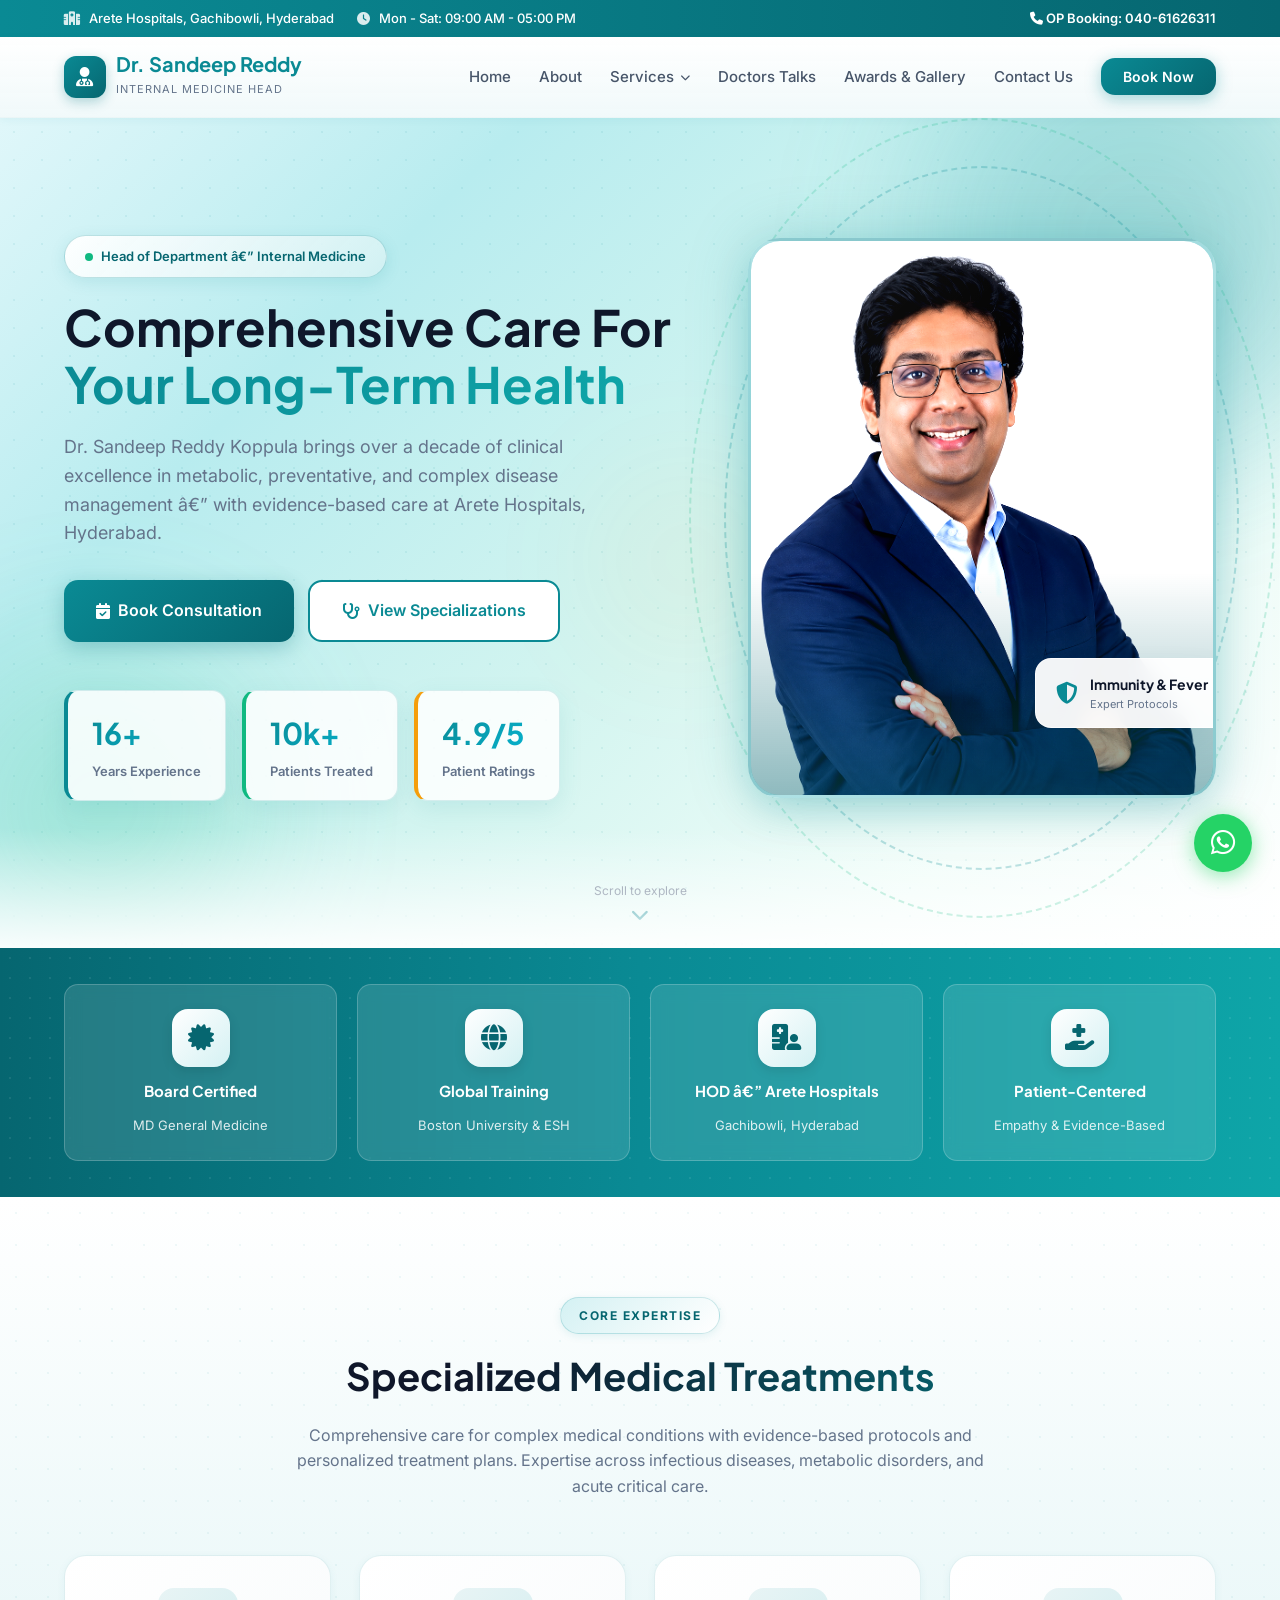
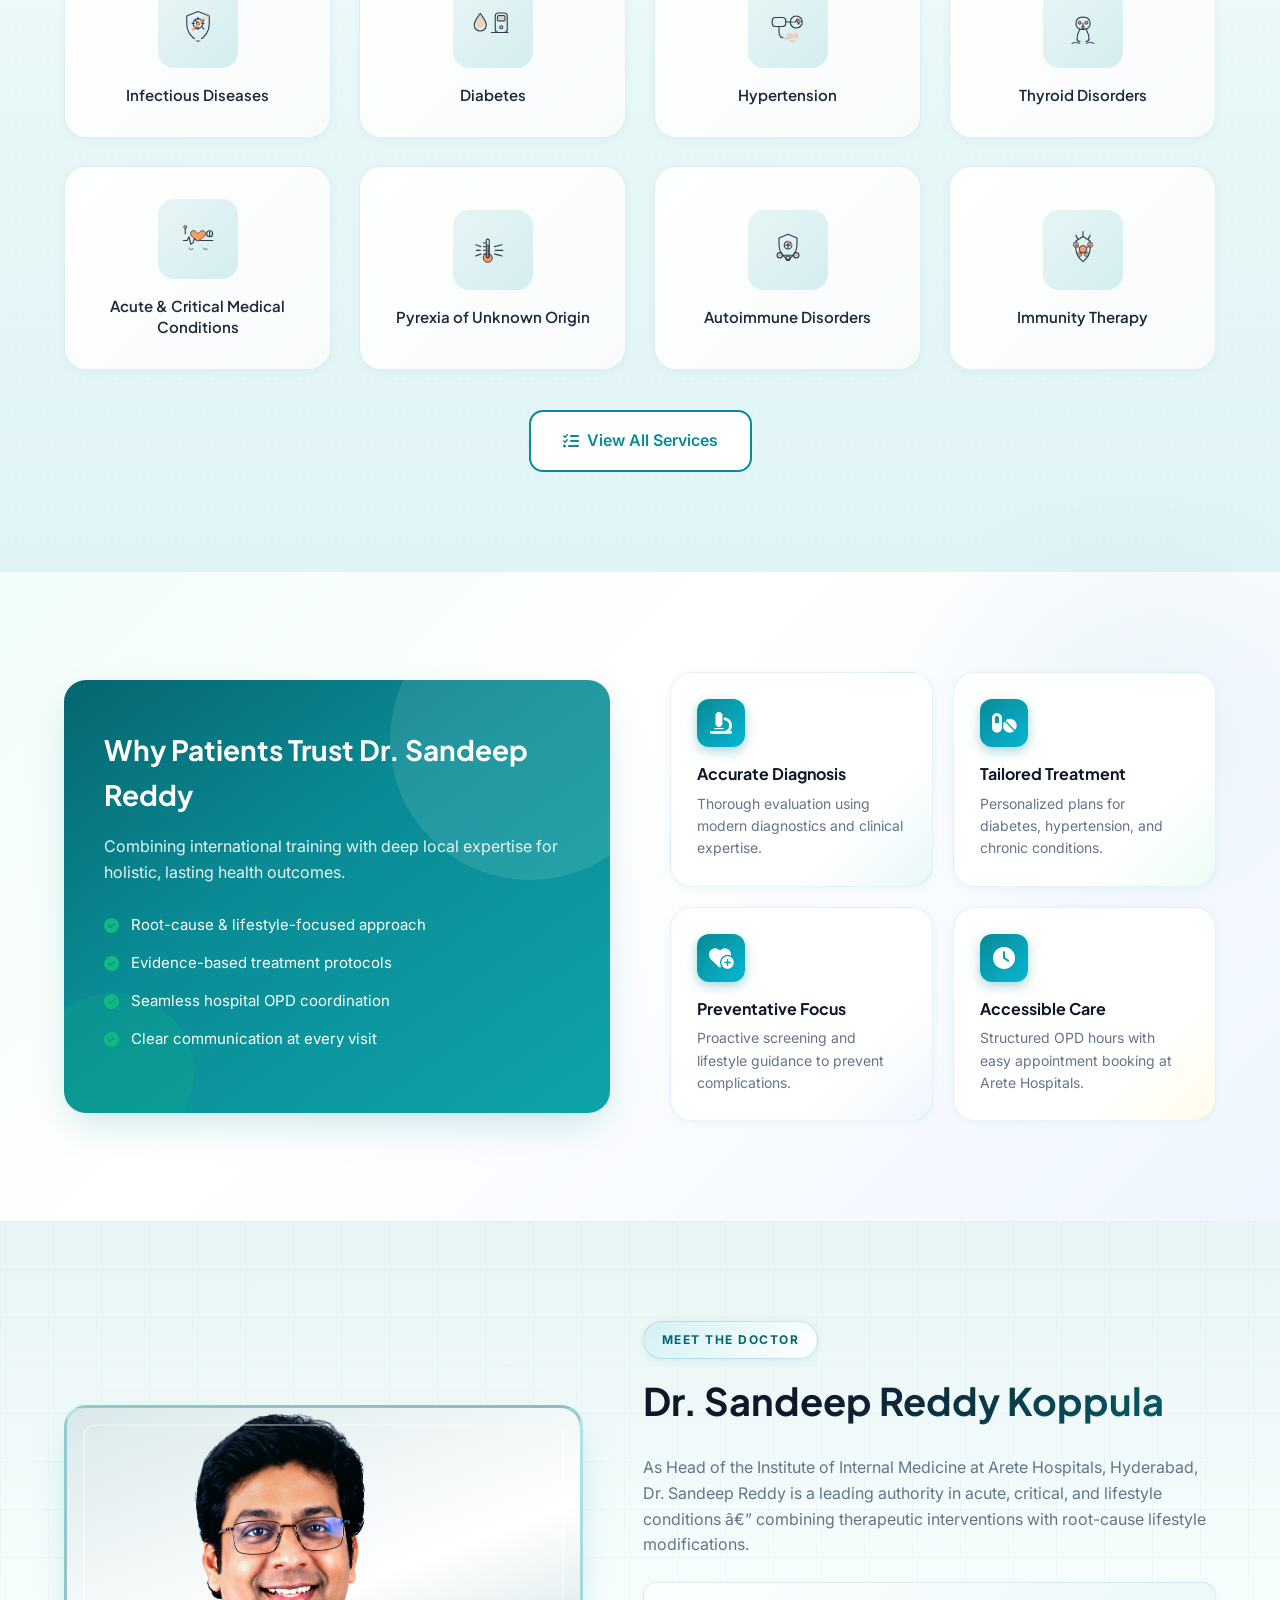
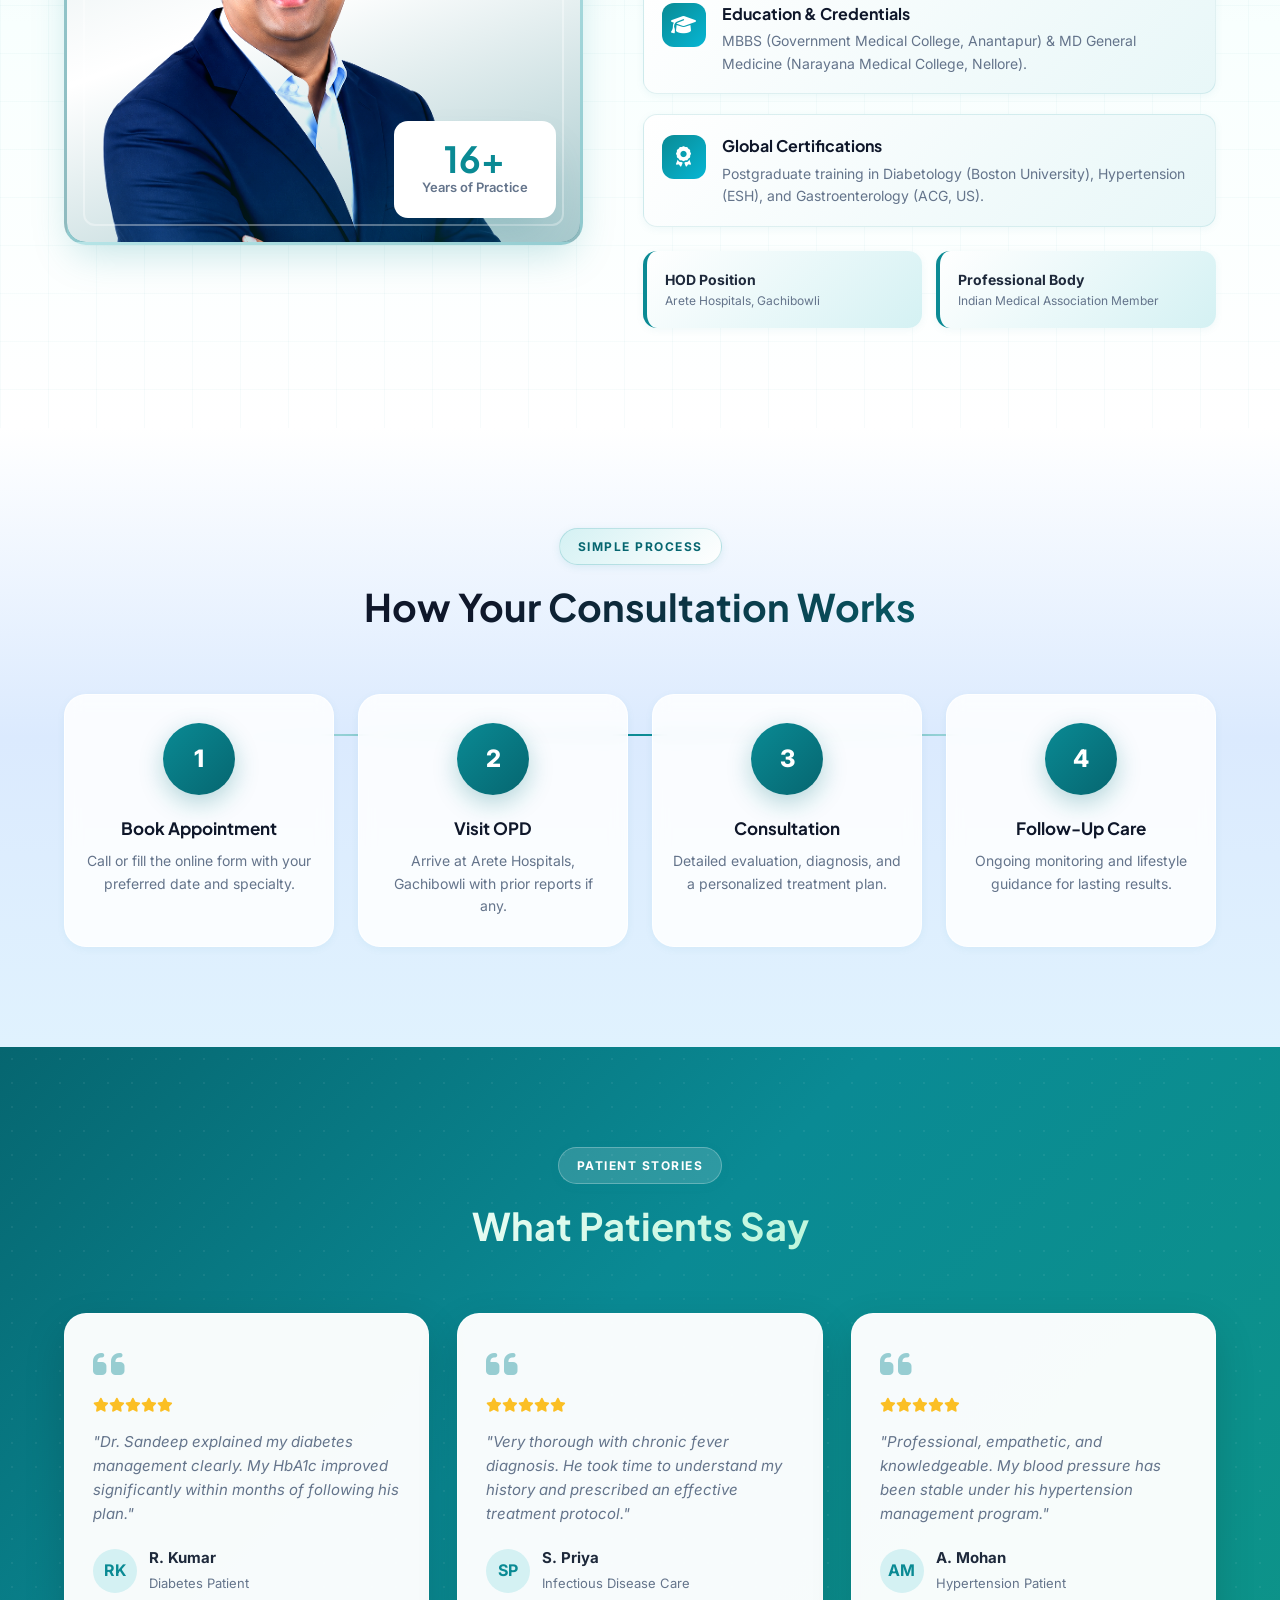
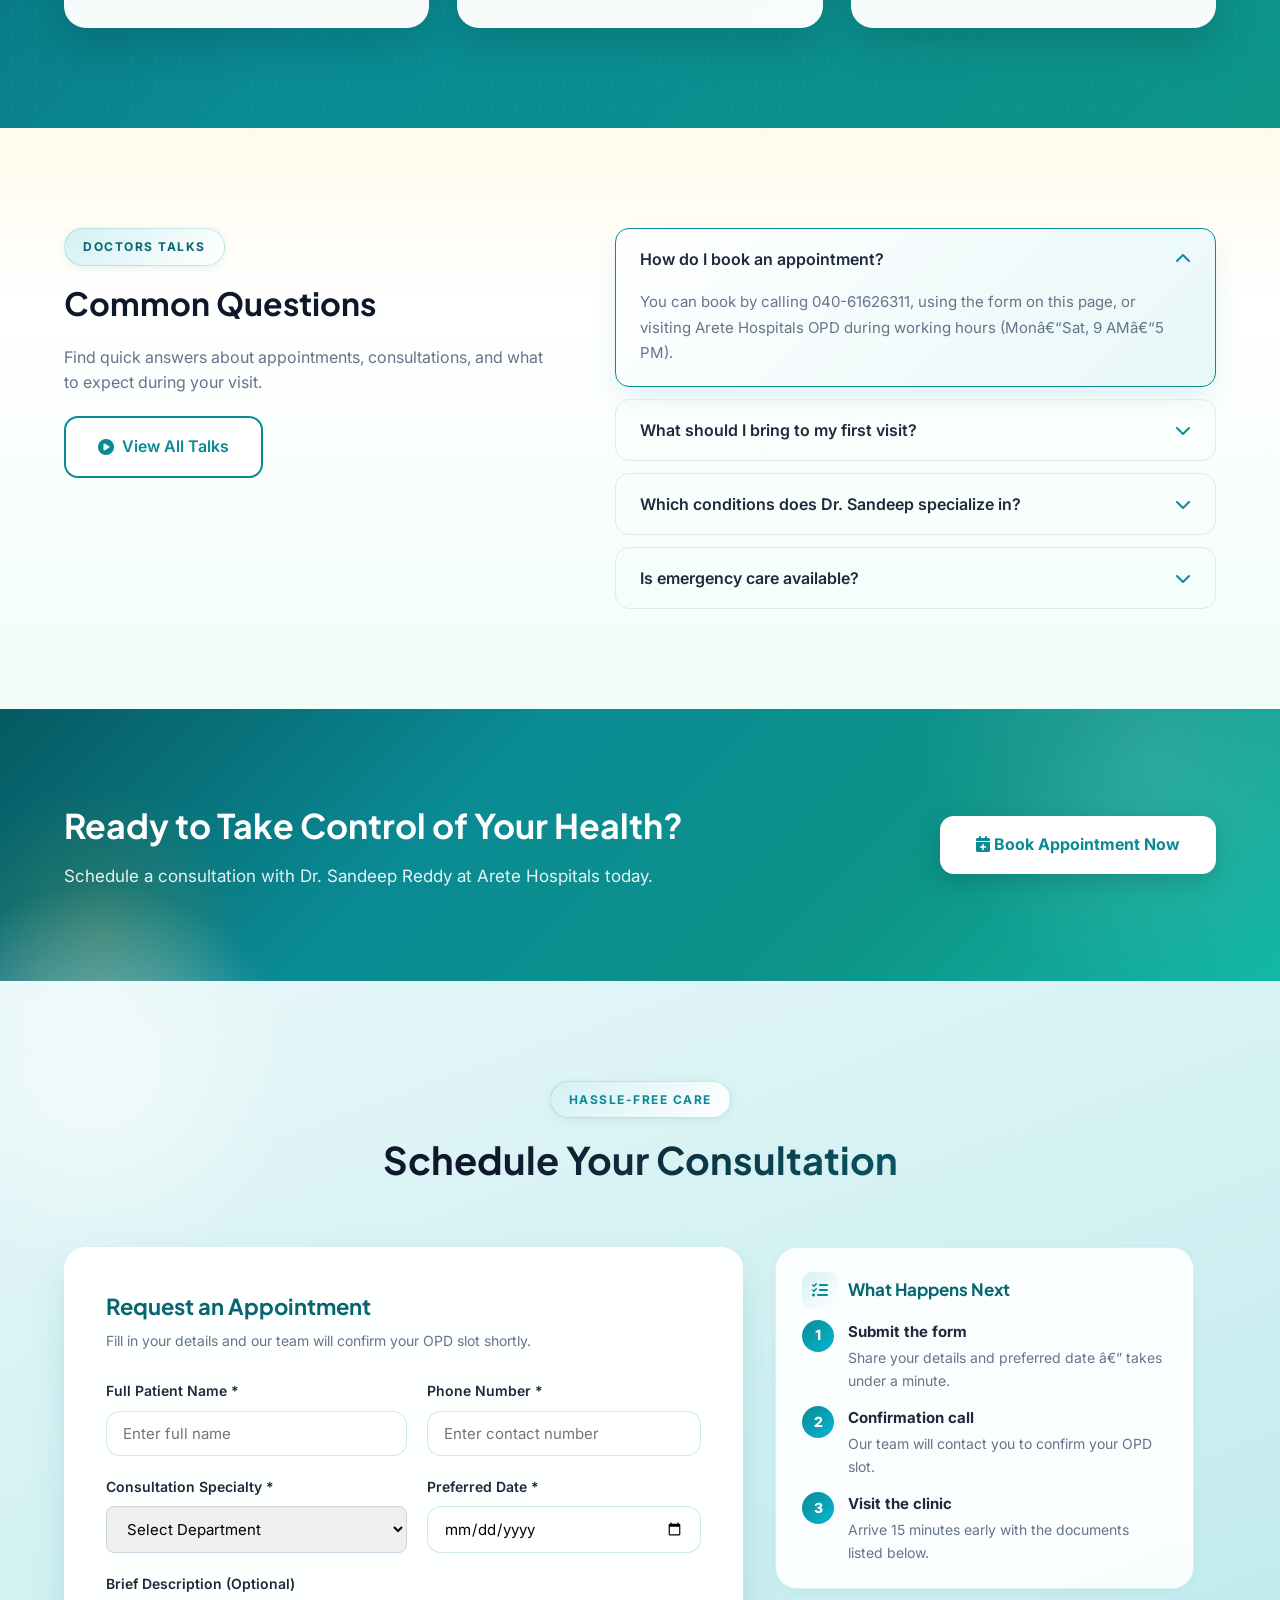
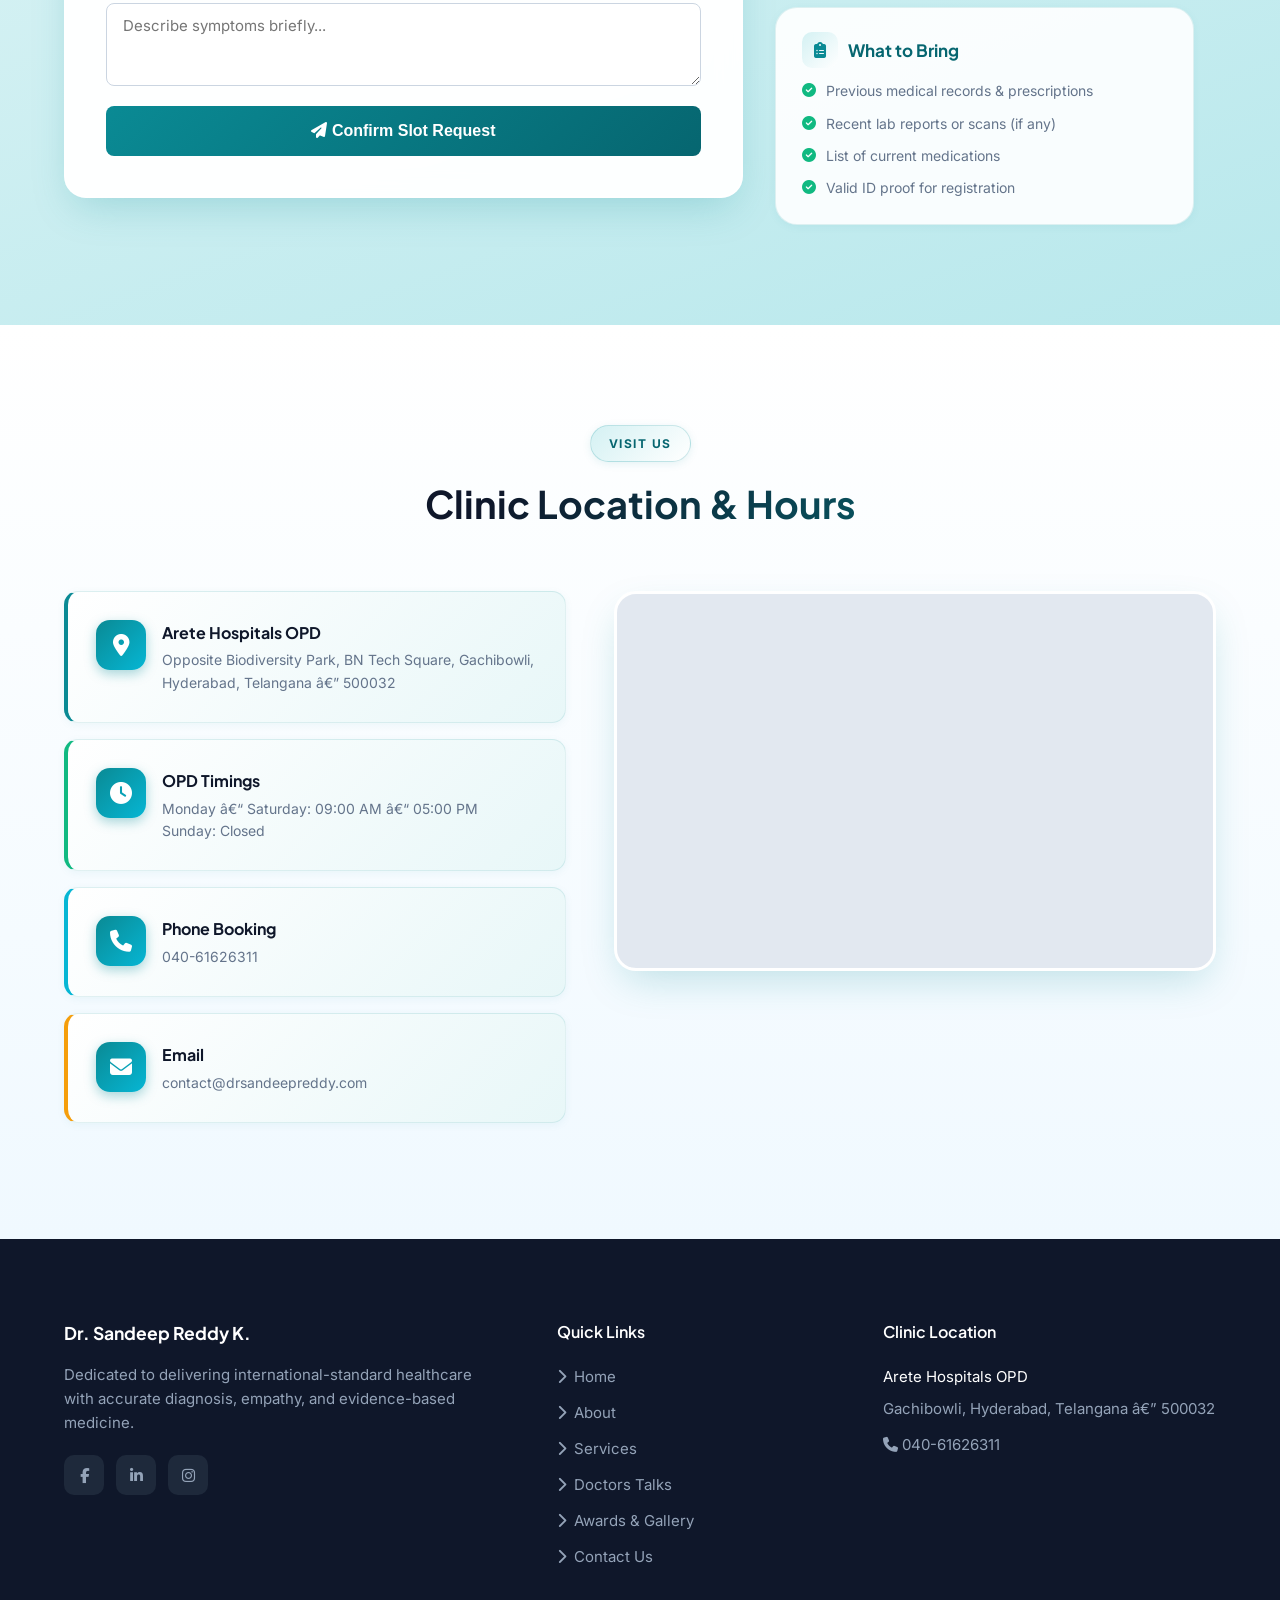
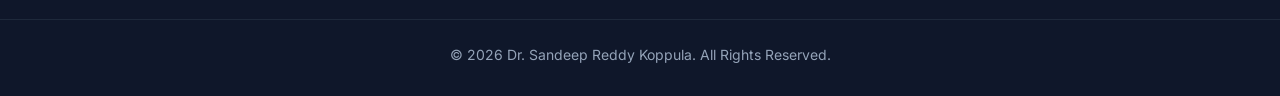
<file: index.html>
﻿<!DOCTYPE html>
<html lang="en">
<head>
    <meta charset="UTF-8">
    <meta name="viewport" content="width=device-width, initial-scale=1.0">
    <meta name="description" content="Official website of Dr. Sandeep Reddy Koppula, HOD & Senior Consultant in Internal Medicine. Expert care for Diabetes, Hypertension, and Infectious Diseases in Hyderabad.">
    <meta name="keywords" content="Dr Sandeep Reddy Koppula, Internal Medicine Hyderabad, General Physician Gachibowli, Diabetes specialist, Hypertension Doctor, Arete Hospitals">
    <title>Dr. Sandeep Reddy Koppula | Internal Medicine Consultant & General Physician</title>

    <link rel="preconnect" href="https://fonts.googleapis.com">
    <link rel="preconnect" href="https://fonts.gstatic.com" crossorigin>
    <link href="https://fonts.googleapis.com/css2?family=Inter:wght@300;400;500;600;700&family=Plus+Jakarta+Sans:wght@400;500;600;700;800&display=swap" rel="stylesheet">
    <link rel="stylesheet" href="https://cdnjs.cloudflare.com/ajax/libs/font-awesome/6.4.0/css/all.min.css">
    <link rel="stylesheet" href="styles/site.css">
</head>
<body>

    <div class="site-header-sticky">
    <div class="top-bar">
        <div class="container">
            <div class="top-bar-info">
                <span><i class="fa-solid fa-hospital"></i> Arete Hospitals, Gachibowli, Hyderabad</span>
                <span><i class="fa-solid fa-clock"></i> Mon - Sat: 09:00 AM - 05:00 PM</span>
            </div>
            <div>
                <span style="font-weight: 600;"><i class="fa-solid fa-phone"></i> OP Booking: 040-61626311</span>
            </div>
        </div>
    </div>

    <header id="header">
        <div class="container navbar">
            <a href="index.html" class="logo">
                <div class="logo-icon"><i class="fa-solid fa-user-md"></i></div>
                <div class="logo-text">
                    <h2>Dr. Sandeep Reddy</h2>
                    <span>Internal Medicine Head</span>
                </div>
            </a>

            <button class="menu-toggle" id="menuToggle" aria-label="Open menu">
                <i class="fa-solid fa-bars"></i>
            </button>

            <ul class="nav-menu" id="navMenu">
                <button class="menu-close-btn" id="menuCloseBtn" aria-label="Close menu">
                    <i class="fa-solid fa-xmark"></i>
                </button>
                <li><a href="index.html" class="nav-link active">Home</a></li>
                <li><a href="about.html" class="nav-link">About</a></li>
                <li class="nav-dropdown">
                    <a href="services.html" class="nav-link">Services <i class="fa-solid fa-chevron-down nav-chevron"></i></a>
                    <ul class="nav-submenu">
                        <li><a href="services.html">All Services</a></li>
                        <li><a href="service-diabetes.html">Diabetes Care</a></li>
                    </ul>
                </li>
                <li><a href="doctors-talks.html" class="nav-link">Doctors Talks</a></li>
                <li><a href="doctors-awards-gallery.html" class="nav-link">Awards &amp; Gallery</a></li>
                <li><a href="contact.html" class="nav-link">Contact Us</a></li>
                <li><button class="btn-header" id="bookNowBtn">Book Now</button></li>
            </ul>
        </div>
    </header>
    </div>

    <div class="nav-overlay" id="navOverlay" aria-hidden="true"></div>

    <main>
        <!-- Hero -->
        <section class="hero" id="home">
            <div class="hero-blob hero-blob-1"></div>
            <div class="hero-blob hero-blob-2"></div>
            <div class="hero-blob hero-blob-3"></div>

            <div class="container hero-grid">
                <div class="hero-content">
                    <div class="hero-tag">
                        <span class="pulse-dot"></span>
                        Head of Department â€” Internal Medicine
                    </div>
                    <h1>Comprehensive Care For <span>Your Long-Term Health</span></h1>
                    <p class="hero-desc">Dr. Sandeep Reddy Koppula brings over a decade of clinical excellence in metabolic, preventative, and complex disease management â€” with evidence-based care at Arete Hospitals, Hyderabad.</p>

                    <div class="hero-cta">
                        <a href="#booking" class="btn-primary">
                            <i class="fa-solid fa-calendar-check"></i> Book Consultation
                        </a>
                        <a href="services.html" class="btn-secondary">
                            <i class="fa-solid fa-stethoscope"></i> View Specializations
                        </a>
                    </div>

                    <div class="hero-stats">
                        <div class="stat-item">
                            <h3 data-count="16">0</h3>
                            <p>Years Experience</p>
                        </div>
                        <div class="stat-item">
                            <h3 data-count="10000" data-suffix="+">0</h3>
                            <p>Patients Treated</p>
                        </div>
                        <div class="stat-item">
                            <h3>4.9/5</h3>
                            <p>Patient Ratings</p>
                        </div>
                    </div>
                </div>

                <div class="hero-image-wrapper">
                    <div class="doctor-card-ring doctor-card-ring-1"></div>
                    <div class="doctor-card-ring doctor-card-ring-2"></div>

                    <div class="doctor-card-graphic">
                        <img
                            src="images/8fd9db56-3a91-4e10-88d9-4388c74532cb.png"
                            alt="Dr. Sandeep Reddy Koppula â€” Internal Medicine Consultant"
                            class="doctor-photo"
                            width="380"
                            height="400"
                            loading="eager"
                            fetchpriority="high"
                            decoding="async">

                        <div class="floating-badge badge-2">
                            <i class="fa-solid fa-shield-halved" style="color: var(--primary);"></i>
                            <div class="badge-text">
                                <h4>Immunity &amp; Fever</h4>
                                <p>Expert Protocols</p>
                            </div>
                        </div>
                    </div>
                </div>
            </div>

            <div class="scroll-hint">
                <span>Scroll to explore</span>
                <i class="fa-solid fa-chevron-down"></i>
            </div>
        </section>

        <!-- Trust strip -->
        <section class="trust-strip">
            <div class="container">
                <div class="trust-grid reveal">
                    <div class="trust-item">
                        <i class="fa-solid fa-certificate"></i>
                        <h4>Board Certified</h4>
                        <p>MD General Medicine</p>
                    </div>
                    <div class="trust-item">
                        <i class="fa-solid fa-globe"></i>
                        <h4>Global Training</h4>
                        <p>Boston University &amp; ESH</p>
                    </div>
                    <div class="trust-item">
                        <i class="fa-solid fa-hospital-user"></i>
                        <h4>HOD â€” Arete Hospitals</h4>
                        <p>Gachibowli, Hyderabad</p>
                    </div>
                    <div class="trust-item">
                        <i class="fa-solid fa-hand-holding-medical"></i>
                        <h4>Patient-Centered</h4>
                        <p>Empathy &amp; Evidence-Based</p>
                    </div>
                </div>
            </div>
        </section>

        <!-- Services -->
        <section class="services" id="focus">
            <div class="container">
                <div class="section-header reveal">
                    <p class="section-label">Core Expertise</p>
                    <h2>Specialized Medical Treatments</h2>
                    <p class="section-desc">Comprehensive care for complex medical conditions with evidence-based protocols and personalized treatment plans. Expertise across infectious diseases, metabolic disorders, and acute critical care.</p>
                </div>

                <div class="services-grid reveal">
                        <a href="#booking" class="service-item reveal reveal-delay-1">
                            <div class="service-item-icon">
                                <img src="images/service-infection.svg" alt="Infectious Diseases" loading="lazy" decoding="async">
                            </div>
                            <h3>Infectious Diseases</h3>
                        </a>
                        <a href="#booking" class="service-item reveal reveal-delay-2">
                            <div class="service-item-icon">
                                <img src="images/service-diabetes.svg" alt="Diabetes" loading="lazy" decoding="async">
                            </div>
                            <h3>Diabetes</h3>
                        </a>
                        <a href="#booking" class="service-item reveal reveal-delay-3">
                            <div class="service-item-icon">
                                <img src="images/service-hypertension.svg" alt="Hypertension" loading="lazy" decoding="async">
                            </div>
                            <h3>Hypertension</h3>
                        </a>
                        <a href="#booking" class="service-item reveal reveal-delay-4">
                            <div class="service-item-icon">
                                <img src="images/service-thyroid.svg" alt="Thyroid" loading="lazy" decoding="async">
                            </div>
                            <h3>Thyroid Disorders</h3>
                        </a>
                        <a href="#booking" class="service-item reveal reveal-delay-5">
                            <div class="service-item-icon">
                                <img src="images/service-acute.svg" alt="Acute Medical" loading="lazy" decoding="async">
                            </div>
                            <h3>Acute &amp; Critical Medical Conditions</h3>
                        </a>
                        <a href="#booking" class="service-item reveal reveal-delay-6">
                            <div class="service-item-icon">
                                <img src="images/service-pyrexia.svg" alt="Pyrexia" loading="lazy" decoding="async">
                            </div>
                            <h3>Pyrexia of Unknown Origin</h3>
                        </a>
                        <a href="#booking" class="service-item reveal reveal-delay-7">
                            <div class="service-item-icon">
                                <img src="images/service-autoimmune.svg" alt="Autoimmune" loading="lazy" decoding="async">
                            </div>
                            <h3>Autoimmune Disorders</h3>
                        </a>
                        <a href="#booking" class="service-item reveal reveal-delay-8">
                            <div class="service-item-icon">
                                <img src="images/service-immunity.svg" alt="Immunity Therapy" loading="lazy" decoding="async">
                            </div>
                            <h3>Immunity Therapy</h3>
                        </a>
                    </div>
                <div class="services-view-all reveal" style="text-align:center;margin-top:40px;">
                    <a href="services.html" class="btn-secondary">
                        <i class="fa-solid fa-list-check"></i> View All Services
                    </a>
                </div>
                </div>
            </div>
        </section>

        <!-- Why choose -->
        <section class="why-choose" id="why">
            <div class="container">
                <div class="why-grid">
                    <div class="why-visual reveal">
                        <h3>Why Patients Trust Dr. Sandeep Reddy</h3>
                        <p>Combining international training with deep local expertise for holistic, lasting health outcomes.</p>
                        <ul class="why-list">
                            <li><i class="fa-solid fa-circle-check"></i> Root-cause &amp; lifestyle-focused approach</li>
                            <li><i class="fa-solid fa-circle-check"></i> Evidence-based treatment protocols</li>
                            <li><i class="fa-solid fa-circle-check"></i> Seamless hospital OPD coordination</li>
                            <li><i class="fa-solid fa-circle-check"></i> Clear communication at every visit</li>
                        </ul>
                    </div>
                    <div class="why-cards">
                        <div class="why-card reveal reveal-delay-1">
                            <div class="icon-wrap"><i class="fa-solid fa-microscope"></i></div>
                            <h4>Accurate Diagnosis</h4>
                            <p>Thorough evaluation using modern diagnostics and clinical expertise.</p>
                        </div>
                        <div class="why-card reveal reveal-delay-2">
                            <div class="icon-wrap"><i class="fa-solid fa-pills"></i></div>
                            <h4>Tailored Treatment</h4>
                            <p>Personalized plans for diabetes, hypertension, and chronic conditions.</p>
                        </div>
                        <div class="why-card reveal reveal-delay-3">
                            <div class="icon-wrap"><i class="fa-solid fa-heart-circle-plus"></i></div>
                            <h4>Preventative Focus</h4>
                            <p>Proactive screening and lifestyle guidance to prevent complications.</p>
                        </div>
                        <div class="why-card reveal reveal-delay-4">
                            <div class="icon-wrap"><i class="fa-solid fa-clock"></i></div>
                            <h4>Accessible Care</h4>
                            <p>Structured OPD hours with easy appointment booking at Arete Hospitals.</p>
                        </div>
                    </div>
                </div>
            </div>
        </section>

        <!-- About -->
        <section class="about" id="about">
            <div class="container about-grid">
                <div class="about-image-box reveal">
                    <img
                        src="images/8fd9db56-3a91-4e10-88d9-4388c74532cb.png"
                        alt="Dr. Sandeep Reddy Koppula at clinic"
                        class="about-photo"
                        width="380"
                        height="400"
                        loading="lazy"
                        decoding="async">
                    <div class="about-exp-badge">
                        <h3>16+</h3>
                        <p>Years of Practice</p>
                    </div>
                </div>
                <div class="reveal reveal-delay-2">
                    <div class="section-header left">
                        <p class="section-label">Meet The Doctor</p>
                        <h2>Dr. Sandeep Reddy Koppula</h2>
                    </div>
                    <p style="color: var(--text-muted); margin-bottom: 16px;">
                        As Head of the Institute of Internal Medicine at Arete Hospitals, Hyderabad, Dr. Sandeep Reddy is a leading authority in acute, critical, and lifestyle conditions â€” combining therapeutic interventions with root-cause lifestyle modifications.
                    </p>

                    <div class="about-features">
                        <div class="about-feature-item">
                            <i class="fa-solid fa-graduation-cap"></i>
                            <div>
                                <h4>Education &amp; Credentials</h4>
                                <p>MBBS (Government Medical College, Anantapur) &amp; MD General Medicine (Narayana Medical College, Nellore).</p>
                            </div>
                        </div>
                        <div class="about-feature-item">
                            <i class="fa-solid fa-award"></i>
                            <div>
                                <h4>Global Certifications</h4>
                                <p>Postgraduate training in Diabetology (Boston University), Hypertension (ESH), and Gastroenterology (ACG, US).</p>
                            </div>
                        </div>
                    </div>

                    <div class="qualification-badges">
                        <div class="q-badge">
                            <h5>HOD Position</h5>
                            <p>Arete Hospitals, Gachibowli</p>
                        </div>
                        <div class="q-badge">
                            <h5>Professional Body</h5>
                            <p>Indian Medical Association Member</p>
                        </div>
                    </div>
                </div>
            </div>
        </section>

        <!-- Process -->
        <section class="process" id="process">
            <div class="container">
                <div class="section-header reveal">
                    <p class="section-label">Simple Process</p>
                    <h2>How Your Consultation Works</h2>
                </div>
                <div class="process-steps">
                    <div class="process-step reveal reveal-delay-1">
                        <div class="step-num">1</div>
                        <h4>Book Appointment</h4>
                        <p>Call or fill the online form with your preferred date and specialty.</p>
                    </div>
                    <div class="process-step reveal reveal-delay-2">
                        <div class="step-num">2</div>
                        <h4>Visit OPD</h4>
                        <p>Arrive at Arete Hospitals, Gachibowli with prior reports if any.</p>
                    </div>
                    <div class="process-step reveal reveal-delay-3">
                        <div class="step-num">3</div>
                        <h4>Consultation</h4>
                        <p>Detailed evaluation, diagnosis, and a personalized treatment plan.</p>
                    </div>
                    <div class="process-step reveal reveal-delay-4">
                        <div class="step-num">4</div>
                        <h4>Follow-Up Care</h4>
                        <p>Ongoing monitoring and lifestyle guidance for lasting results.</p>
                    </div>
                </div>
            </div>
        </section>

        <!-- Testimonials -->
        <section class="testimonials" id="testimonials">
            <div class="container">
                <div class="section-header reveal">
                    <p class="section-label">Patient Stories</p>
                    <h2>What Patients Say</h2>
                </div>
                <div class="testimonials-grid">
                    <div class="testimonial-card reveal reveal-delay-1">
                        <div class="quote-icon"><i class="fa-solid fa-quote-left"></i></div>
                        <div class="stars">
                            <i class="fa-solid fa-star"></i><i class="fa-solid fa-star"></i><i class="fa-solid fa-star"></i><i class="fa-solid fa-star"></i><i class="fa-solid fa-star"></i>
                        </div>
                        <p>"Dr. Sandeep explained my diabetes management clearly. My HbA1c improved significantly within months of following his plan."</p>
                        <div class="testimonial-author">
                            <div class="author-avatar">RK</div>
                            <div>
                                <h5>R. Kumar</h5>
                                <span>Diabetes Patient</span>
                            </div>
                        </div>
                    </div>
                    <div class="testimonial-card reveal reveal-delay-2">
                        <div class="quote-icon"><i class="fa-solid fa-quote-left"></i></div>
                        <div class="stars">
                            <i class="fa-solid fa-star"></i><i class="fa-solid fa-star"></i><i class="fa-solid fa-star"></i><i class="fa-solid fa-star"></i><i class="fa-solid fa-star"></i>
                        </div>
                        <p>"Very thorough with chronic fever diagnosis. He took time to understand my history and prescribed an effective treatment protocol."</p>
                        <div class="testimonial-author">
                            <div class="author-avatar">SP</div>
                            <div>
                                <h5>S. Priya</h5>
                                <span>Infectious Disease Care</span>
                            </div>
                        </div>
                    </div>
                    <div class="testimonial-card reveal reveal-delay-3">
                        <div class="quote-icon"><i class="fa-solid fa-quote-left"></i></div>
                        <div class="stars">
                            <i class="fa-solid fa-star"></i><i class="fa-solid fa-star"></i><i class="fa-solid fa-star"></i><i class="fa-solid fa-star"></i><i class="fa-solid fa-star"></i>
                        </div>
                        <p>"Professional, empathetic, and knowledgeable. My blood pressure has been stable under his hypertension management program."</p>
                        <div class="testimonial-author">
                            <div class="author-avatar">AM</div>
                            <div>
                                <h5>A. Mohan</h5>
                                <span>Hypertension Patient</span>
                            </div>
                        </div>
                    </div>
                </div>
            </div>
        </section>

        <!-- Doctors Talks -->
        <section class="faq" id="doctors-talks">
            <div class="container">
                <div class="faq-layout">
                    <div class="reveal">
                        <p class="section-label">Doctors Talks</p>
                        <h2 style="font-size: 32px; margin-bottom: 16px;">Common Questions</h2>
                        <p style="color: var(--text-muted); margin-bottom: 20px;">Find quick answers about appointments, consultations, and what to expect during your visit.</p>
                        <a href="doctors-talks.html" class="btn-secondary" style="display: inline-flex; align-items: center; gap: 8px;">
                            <i class="fa-solid fa-circle-play"></i> View All Talks
                        </a>
                    </div>
                    <div class="faq-list reveal reveal-delay-2">
                        <div class="faq-item active">
                            <button class="faq-question" type="button">
                                How do I book an appointment?
                                <i class="fa-solid fa-chevron-down"></i>
                            </button>
                            <div class="faq-answer" style="max-height: 200px;">
                                <div class="faq-answer-inner">You can book by calling 040-61626311, using the form on this page, or visiting Arete Hospitals OPD during working hours (Monâ€“Sat, 9 AMâ€“5 PM).</div>
                            </div>
                        </div>
                        <div class="faq-item">
                            <button class="faq-question" type="button">
                                What should I bring to my first visit?
                                <i class="fa-solid fa-chevron-down"></i>
                            </button>
                            <div class="faq-answer">
                                <div class="faq-answer-inner">Please bring previous medical records, current prescriptions, recent lab reports, and a list of any symptoms or concerns you'd like to discuss.</div>
                            </div>
                        </div>
                        <div class="faq-item">
                            <button class="faq-question" type="button">
                                Which conditions does Dr. Sandeep specialize in?
                                <i class="fa-solid fa-chevron-down"></i>
                            </button>
                            <div class="faq-answer">
                                <div class="faq-answer-inner">Key areas include diabetes, hypertension, infectious diseases, autoimmune disorders, general internal medicine, and preventative health screenings.</div>
                            </div>
                        </div>
                        <div class="faq-item">
                            <button class="faq-question" type="button">
                                Is emergency care available?
                                <i class="fa-solid fa-chevron-down"></i>
                            </button>
                            <div class="faq-answer">
                                <div class="faq-answer-inner">For medical emergencies, please visit the Arete Hospitals emergency department directly or call the hospital helpline. OPD appointments are for scheduled consultations.</div>
                            </div>
                        </div>
                    </div>
                </div>
            </div>
        </section>

        <!-- CTA -->
        <section class="cta-banner">
            <div class="container cta-inner reveal">
                <div>
                    <h2>Ready to Take Control of Your Health?</h2>
                    <p>Schedule a consultation with Dr. Sandeep Reddy at Arete Hospitals today.</p>
                </div>
                <a href="#booking" class="btn-cta-white">
                    <i class="fa-solid fa-calendar-plus"></i> Book Appointment Now
                </a>
            </div>
        </section>

        <!-- Booking -->
        <section class="booking" id="booking">
            <div class="container">
                <div class="section-header reveal">
                    <p class="section-label" style="color: var(--primary);">Hassle-Free Care</p>
                    <h2>Schedule Your Consultation</h2>
                </div>

                <div class="booking-layout">
                    <div class="booking-form-panel reveal">
                        <h3>Request an Appointment</h3>
                        <p>Fill in your details and our team will confirm your OPD slot shortly.</p>
                        <form action="#" method="POST" id="bookingForm">
                            <div class="booking-grid">
                                <div class="form-group">
                                    <label for="name">Full Patient Name *</label>
                                    <input type="text" id="name" required placeholder="Enter full name">
                                </div>
                                <div class="form-group">
                                    <label for="phone">Phone Number *</label>
                                    <input type="tel" id="phone" required placeholder="Enter contact number">
                                </div>
                                <div class="form-group">
                                    <label for="service">Consultation Specialty *</label>
                                    <select id="service" required>
                                        <option value="">Select Department</option>
                                        <option value="general">General Consultation / Screening</option>
                                        <option value="diabetes">Diabetes &amp; Metabolic Care</option>
                                        <option value="hypertension">Hypertension Management</option>
                                        <option value="fever">Infectious Disease / Chronic Fever</option>
                                    </select>
                                </div>
                                <div class="form-group">
                                    <label for="date">Preferred Date *</label>
                                    <input type="date" id="date" required>
                                </div>
                                <div class="form-group form-full">
                                    <label for="notes">Brief Description (Optional)</label>
                                    <textarea id="notes" rows="3" placeholder="Describe symptoms briefly..."></textarea>
                                </div>
                                <div class="form-full">
                                    <button type="submit" class="btn-submit">
                                        <i class="fa-solid fa-paper-plane"></i> Confirm Slot Request
                                    </button>
                                </div>
                            </div>
                        </form>
                    </div>

                    <aside class="booking-info-panel reveal reveal-delay-1">
                        <div class="booking-info-card">
                            <h4><i class="fa-solid fa-list-check"></i> What Happens Next</h4>
                            <div class="booking-steps">
                                <div class="booking-step-item">
                                    <span class="booking-step-num">1</span>
                                    <div>
                                        <h5>Submit the form</h5>
                                        <p>Share your details and preferred date â€” takes under a minute.</p>
                                    </div>
                                </div>
                                <div class="booking-step-item">
                                    <span class="booking-step-num">2</span>
                                    <div>
                                        <h5>Confirmation call</h5>
                                        <p>Our team will contact you to confirm your OPD slot.</p>
                                    </div>
                                </div>
                                <div class="booking-step-item">
                                    <span class="booking-step-num">3</span>
                                    <div>
                                        <h5>Visit the clinic</h5>
                                        <p>Arrive 15 minutes early with the documents listed below.</p>
                                    </div>
                                </div>
                            </div>
                        </div>

                        <div class="booking-info-card">
                            <h4><i class="fa-solid fa-clipboard-list"></i> What to Bring</h4>
                            <ul class="booking-checklist">
                                <li><i class="fa-solid fa-circle-check"></i> Previous medical records &amp; prescriptions</li>
                                <li><i class="fa-solid fa-circle-check"></i> Recent lab reports or scans (if any)</li>
                                <li><i class="fa-solid fa-circle-check"></i> List of current medications</li>
                                <li><i class="fa-solid fa-circle-check"></i> Valid ID proof for registration</li>
                            </ul>
                        </div>

                        <!-- <div class="booking-info-card">
                            <h4><i class="fa-solid fa-map-location-dot"></i> Clinic Address &amp; Hours</h4>
                            <p>Full address, OPD timings, phone number, and directions are in the section below â€” not repeated here to keep things simple.</p>
                            <a href="#location" class="booking-location-link">
                                View location &amp; contact details
                                <i class="fa-solid fa-arrow-down"></i>
                            </a>
                        </div> -->

                        <!-- <p class="booking-note">
                            <i class="fa-solid fa-triangle-exclamation"></i>
                            <strong>Emergency?</strong> Visit Arete Hospitals emergency directly â€” do not use this form for urgent cases.
                        </p> -->
                    </aside>
                </div>
            </div>
        </section>

        <!-- Location -->
        <section class="location" id="location">
            <div class="container">
                <div class="section-header reveal">
                    <p class="section-label">Visit Us</p>
                    <h2>Clinic Location &amp; Hours</h2>
                </div>
                <div class="location-grid">
                    <div class="reveal">
                        <div class="location-info-card">
                            <i class="fa-solid fa-location-dot"></i>
                            <div>
                                <h4>Arete Hospitals OPD</h4>
                                <p>Opposite Biodiversity Park, BN Tech Square, Gachibowli, Hyderabad, Telangana â€” 500032</p>
                            </div>
                        </div>
                        <div class="location-info-card">
                            <i class="fa-solid fa-clock"></i>
                            <div>
                                <h4>OPD Timings</h4>
                                <p>Monday â€“ Saturday: 09:00 AM â€“ 05:00 PM<br>Sunday: Closed</p>
                            </div>
                        </div>
                        <div class="location-info-card">
                            <i class="fa-solid fa-phone"></i>
                            <div>
                                <h4>Phone Booking</h4>
                                <p>040-61626311</p>
                            </div>
                        </div>
                        <div class="location-info-card">
                            <i class="fa-solid fa-envelope"></i>
                            <div>
                                <h4>Email</h4>
                                <p>contact@drsandeepreddy.com</p>
                            </div>
                        </div>
                    </div>
                    <div class="map-embed reveal reveal-delay-2">
                        <iframe
                            title="Arete Hospitals Location"
                            src="https://maps.google.com/maps?q=Arete+Hospitals+Gachibowli+Hyderabad&hl=en&z=15&output=embed"
                            allowfullscreen=""
                            loading="lazy"
                            referrerpolicy="no-referrer-when-downgrade">
                        </iframe>
                    </div>
                </div>
            </div>
        </section>
    </main>

    <footer>
        <div class="container footer-grid">
            <div class="footer-logo">
                <h3>Dr. Sandeep Reddy K.</h3>
                <p>Dedicated to delivering international-standard healthcare with accurate diagnosis, empathy, and evidence-based medicine.</p>
                <div class="footer-social">
                    <a href="#" aria-label="Facebook"><i class="fa-brands fa-facebook-f"></i></a>
                    <a href="#" aria-label="LinkedIn"><i class="fa-brands fa-linkedin-in"></i></a>
                    <a href="#" aria-label="Instagram"><i class="fa-brands fa-instagram"></i></a>
                </div>
            </div>
            <div>
                <h4 class="footer-title">Quick Links</h4>
                <div class="footer-links">
                    <a href="#home"><i class="fa-solid fa-chevron-right"></i> Home</a>
                    <a href="about.html"><i class="fa-solid fa-chevron-right"></i> About</a>
                    <a href="services.html"><i class="fa-solid fa-chevron-right"></i> Services</a>
                    <a href="doctors-talks.html"><i class="fa-solid fa-chevron-right"></i> Doctors Talks</a>
                    <a href="doctors-awards-gallery.html"><i class="fa-solid fa-chevron-right"></i> Awards &amp; Gallery</a>
                    <a href="contact.html"><i class="fa-solid fa-chevron-right"></i> Contact Us</a>
                </div>
            </div>
            <div>
                <h4 class="footer-title">Clinic Location</h4>
                <p style="color: white; margin-bottom: 8px;">Arete Hospitals OPD</p>
                <p>Gachibowli, Hyderabad, Telangana â€” 500032</p>
                <p style="margin-top: 12px;"><i class="fa-solid fa-phone"></i> 040-61626311</p>
            </div>
        </div>
        <div class="footer-bottom">
            <p>&copy; 2026 Dr. Sandeep Reddy Koppula. All Rights Reserved.</p>
        </div>
    </footer>

    <a href="https://wa.me/914061626311" class="whatsapp-float" target="_blank" rel="noopener" aria-label="Chat on WhatsApp">
        <i class="fa-brands fa-whatsapp"></i>
    </a>

    <!-- Quick Booking Modal -->
    <div class="booking-modal" id="bookingModal">
        <div class="modal-overlay" id="modalOverlay"></div>
        <div class="modal-content">
            <button class="modal-close" id="modalClose">&times;</button>
            <h3>Quick Booking</h3>
            <p class="modal-subtitle">Schedule your consultation with Dr. Sandeep Reddy</p>
            <form id="quickBookingForm" class="modal-form">
                <div class="form-group">
                    <label for="modalName">Full Name</label>
                    <input type="text" id="modalName" name="name" placeholder="Enter your name" required>
                </div>
                <div class="form-group">
                    <label for="modalEmail">Email Address</label>
                    <input type="email" id="modalEmail" name="email" placeholder="Enter your email" required>
                </div>
                <div class="form-group">
                    <label for="modalPhone">Mobile Number</label>
                    <input type="tel" id="modalPhone" name="phone" placeholder="Enter your mobile number" pattern="[0-9\-\+\(\)\s]+" required>
                </div>
                <button type="submit" class="btn-primary modal-submit">Submit</button>
            </form>
        </div>
    </div>

    <script>
        // Mobile menu
        const menuToggle = document.getElementById('menuToggle');
        const menuCloseBtn = document.getElementById('menuCloseBtn');
        const navMenu = document.getElementById('navMenu');
        const navOverlay = document.getElementById('navOverlay');
        const html = document.documentElement;

        function closeMenu() {
            navMenu.classList.remove('open');
            navOverlay.classList.remove('open');
            html.classList.remove('menu-open');
            document.body.style.overflow = '';
            document.querySelectorAll('.nav-dropdown').forEach(d => d.classList.remove('open'));
        }

        menuToggle.addEventListener('click', () => {
            navMenu.classList.toggle('open');
            navOverlay.classList.toggle('open');
            html.classList.toggle('menu-open');
            document.body.style.overflow = navMenu.classList.contains('open') ? 'hidden' : '';
        });
        menuCloseBtn.addEventListener('click', closeMenu);
        navOverlay.addEventListener('click', closeMenu);
        navMenu.querySelectorAll('.nav-submenu a').forEach(link => link.addEventListener('click', closeMenu));
        navMenu.querySelectorAll('a:not(.nav-dropdown > .nav-link)').forEach(link => link.addEventListener('click', closeMenu));

        document.querySelectorAll('.nav-dropdown > .nav-link').forEach(trigger => {
            trigger.addEventListener('click', (e) => {
                if (window.innerWidth <= 992) {
                    e.preventDefault();
                    trigger.closest('.nav-dropdown').classList.toggle('open');
                }
            });
        });

        // Header scroll effect
        const header = document.getElementById('header');
        window.addEventListener('scroll', () => {
            header.classList.toggle('scrolled', window.scrollY > 40);
        });

        // Active nav on scroll
        const sections = document.querySelectorAll('section[id]');
        const navLinks = document.querySelectorAll('.nav-link');

        window.addEventListener('scroll', () => {
            let current = '';
            sections.forEach(section => {
                if (window.scrollY >= section.offsetTop - 120) {
                    current = section.getAttribute('id');
                }
            });
            navLinks.forEach(link => {
                link.classList.remove('active');
                const href = link.getAttribute('href');
                if (href === '#' + current || (current === 'home' && href === '#')) {
                    link.classList.add('active');
                }
            });
        });

        // Scroll reveal
        const revealEls = document.querySelectorAll('.reveal');
        const revealObserver = new IntersectionObserver((entries) => {
            entries.forEach(entry => {
                if (entry.isIntersecting) {
                    entry.target.classList.add('visible');
                }
            });
        }, { threshold: 0.12, rootMargin: '0px 0px -40px 0px' });
        revealEls.forEach(el => revealObserver.observe(el));

        // Counter animation
        function animateCounter(el) {
            const target = parseInt(el.dataset.count, 10);
            const suffix = el.dataset.suffix || '+';
            const duration = 1800;
            const start = performance.now();

            function update(now) {
                const progress = Math.min((now - start) / duration, 1);
                const eased = 1 - Math.pow(1 - progress, 3);
                const value = Math.floor(eased * target);
                el.textContent = target >= 1000
                    ? (value >= 1000 ? Math.floor(value / 1000) + 'k' + suffix : value + suffix)
                    : value + suffix;
                if (progress < 1) requestAnimationFrame(update);
            }
            requestAnimationFrame(update);
        }

        const statObserver = new IntersectionObserver((entries) => {
            entries.forEach(entry => {
                if (entry.isIntersecting && entry.target.dataset.count) {
                    animateCounter(entry.target);
                    statObserver.unobserve(entry.target);
                }
            });
        }, { threshold: 0.5 });

        document.querySelectorAll('[data-count]').forEach(el => statObserver.observe(el));

        // FAQ accordion
        document.querySelectorAll('.faq-item').forEach(item => {
            const btn = item.querySelector('.faq-question');
            const answer = item.querySelector('.faq-answer');

            btn.addEventListener('click', () => {
                const isActive = item.classList.contains('active');
                document.querySelectorAll('.faq-item').forEach(i => {
                    i.classList.remove('active');
                    i.querySelector('.faq-answer').style.maxHeight = '0';
                });
                if (!isActive) {
                    item.classList.add('active');
                    answer.style.maxHeight = answer.scrollHeight + 'px';
                }
            });
        });

        // Booking form
        document.getElementById('bookingForm').addEventListener('submit', (e) => {
            e.preventDefault();
            const btn = e.target.querySelector('.btn-submit');
            const original = btn.innerHTML;
            btn.innerHTML = '<i class="fa-solid fa-spinner fa-spin"></i> Submitting...';
            btn.disabled = true;
            setTimeout(() => {
                btn.innerHTML = '<i class="fa-solid fa-check"></i> Request Received!';
                setTimeout(() => {
                    btn.innerHTML = original;
                    btn.disabled = false;
                    e.target.reset();
                }, 2000);
            }, 1200);
        });

        // Set min date for booking
        const dateInput = document.getElementById('date');
        const today = new Date().toISOString().split('T')[0];
        dateInput.setAttribute('min', today);

        // Quick Booking Modal
        const bookingModal = document.getElementById('bookingModal');
        const modalOverlay = document.getElementById('modalOverlay');
        const modalClose = document.getElementById('modalClose');
        const bookNowBtn = document.getElementById('bookNowBtn');
        const quickBookingForm = document.getElementById('quickBookingForm');

        function openModal() {
            bookingModal.classList.add('open');
            document.body.style.overflow = 'hidden';
        }

        function closeModal() {
            bookingModal.classList.remove('open');
            document.body.style.overflow = '';
        }

        bookNowBtn.addEventListener('click', openModal);
        modalClose.addEventListener('click', closeModal);
        modalOverlay.addEventListener('click', closeModal);

        // Close modal on Escape key
        document.addEventListener('keydown', (e) => {
            if (e.key === 'Escape' && bookingModal.classList.contains('open')) {
                closeModal();
            }
        });

        // Quick booking form submission
        quickBookingForm.addEventListener('submit', (e) => {
            e.preventDefault();
            const btn = e.target.querySelector('.modal-submit');
            const original = btn.innerHTML;
            btn.innerHTML = '<i class="fa-solid fa-spinner fa-spin"></i> Submitting...';
            btn.disabled = true;

            setTimeout(() => {
                btn.innerHTML = '<i class="fa-solid fa-check"></i> Submitted Successfully!';
                setTimeout(() => {
                    btn.innerHTML = original;
                    btn.disabled = false;
                    quickBookingForm.reset();
                    closeModal();
                }, 1500);
            }, 1200);
        });
    </script>
</body>
</html>
</file>
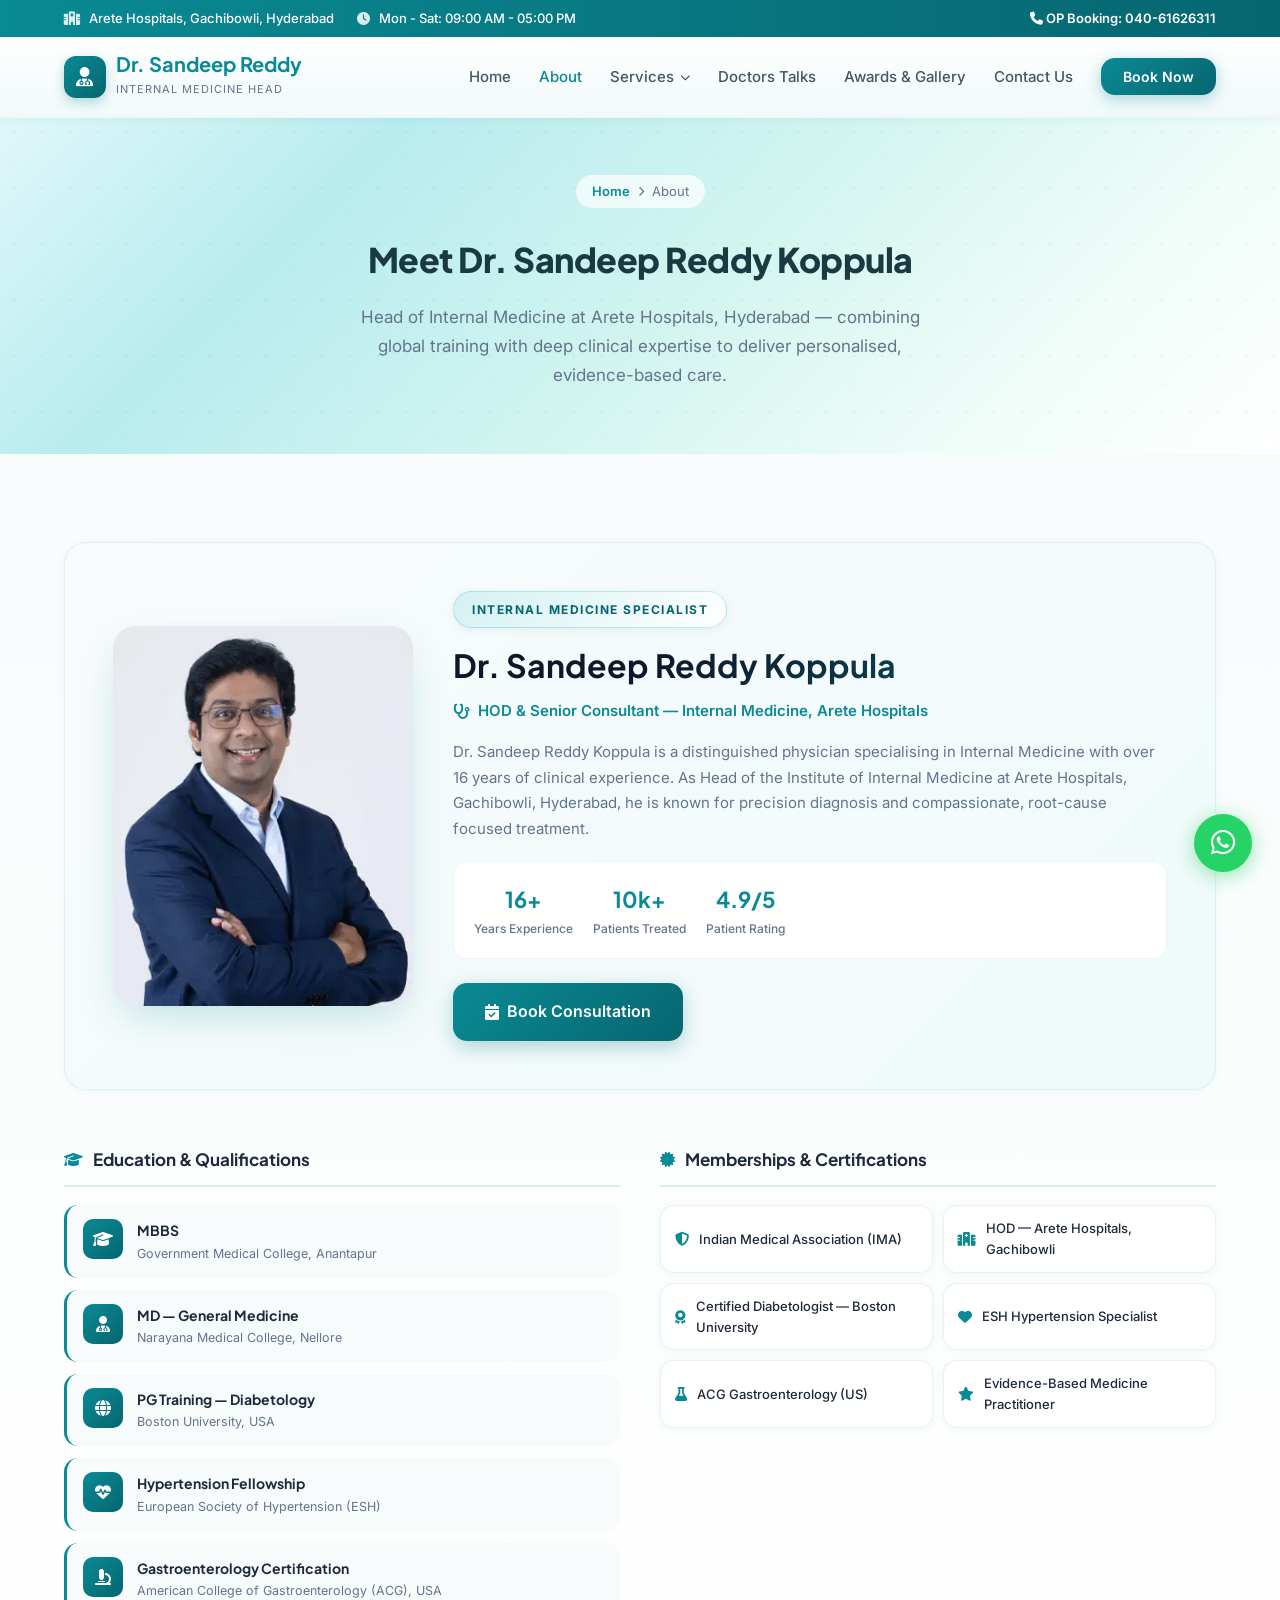
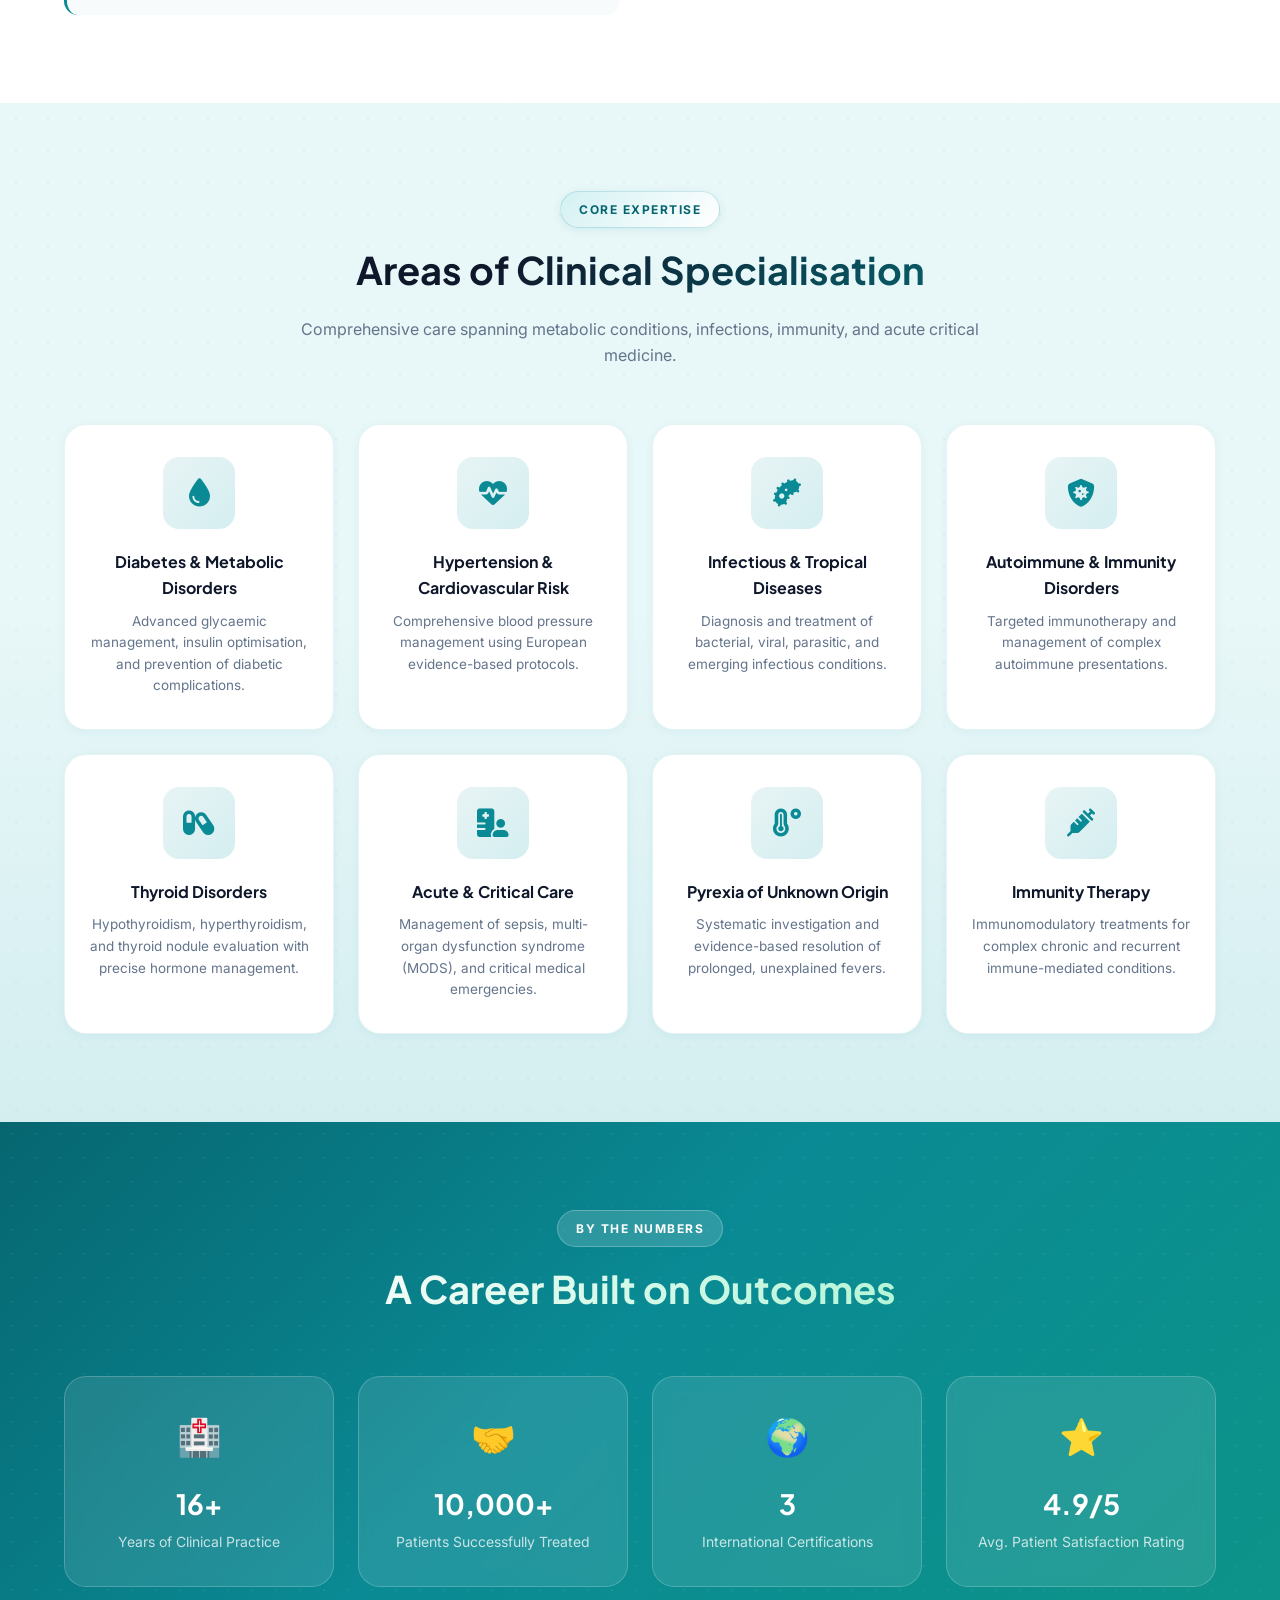
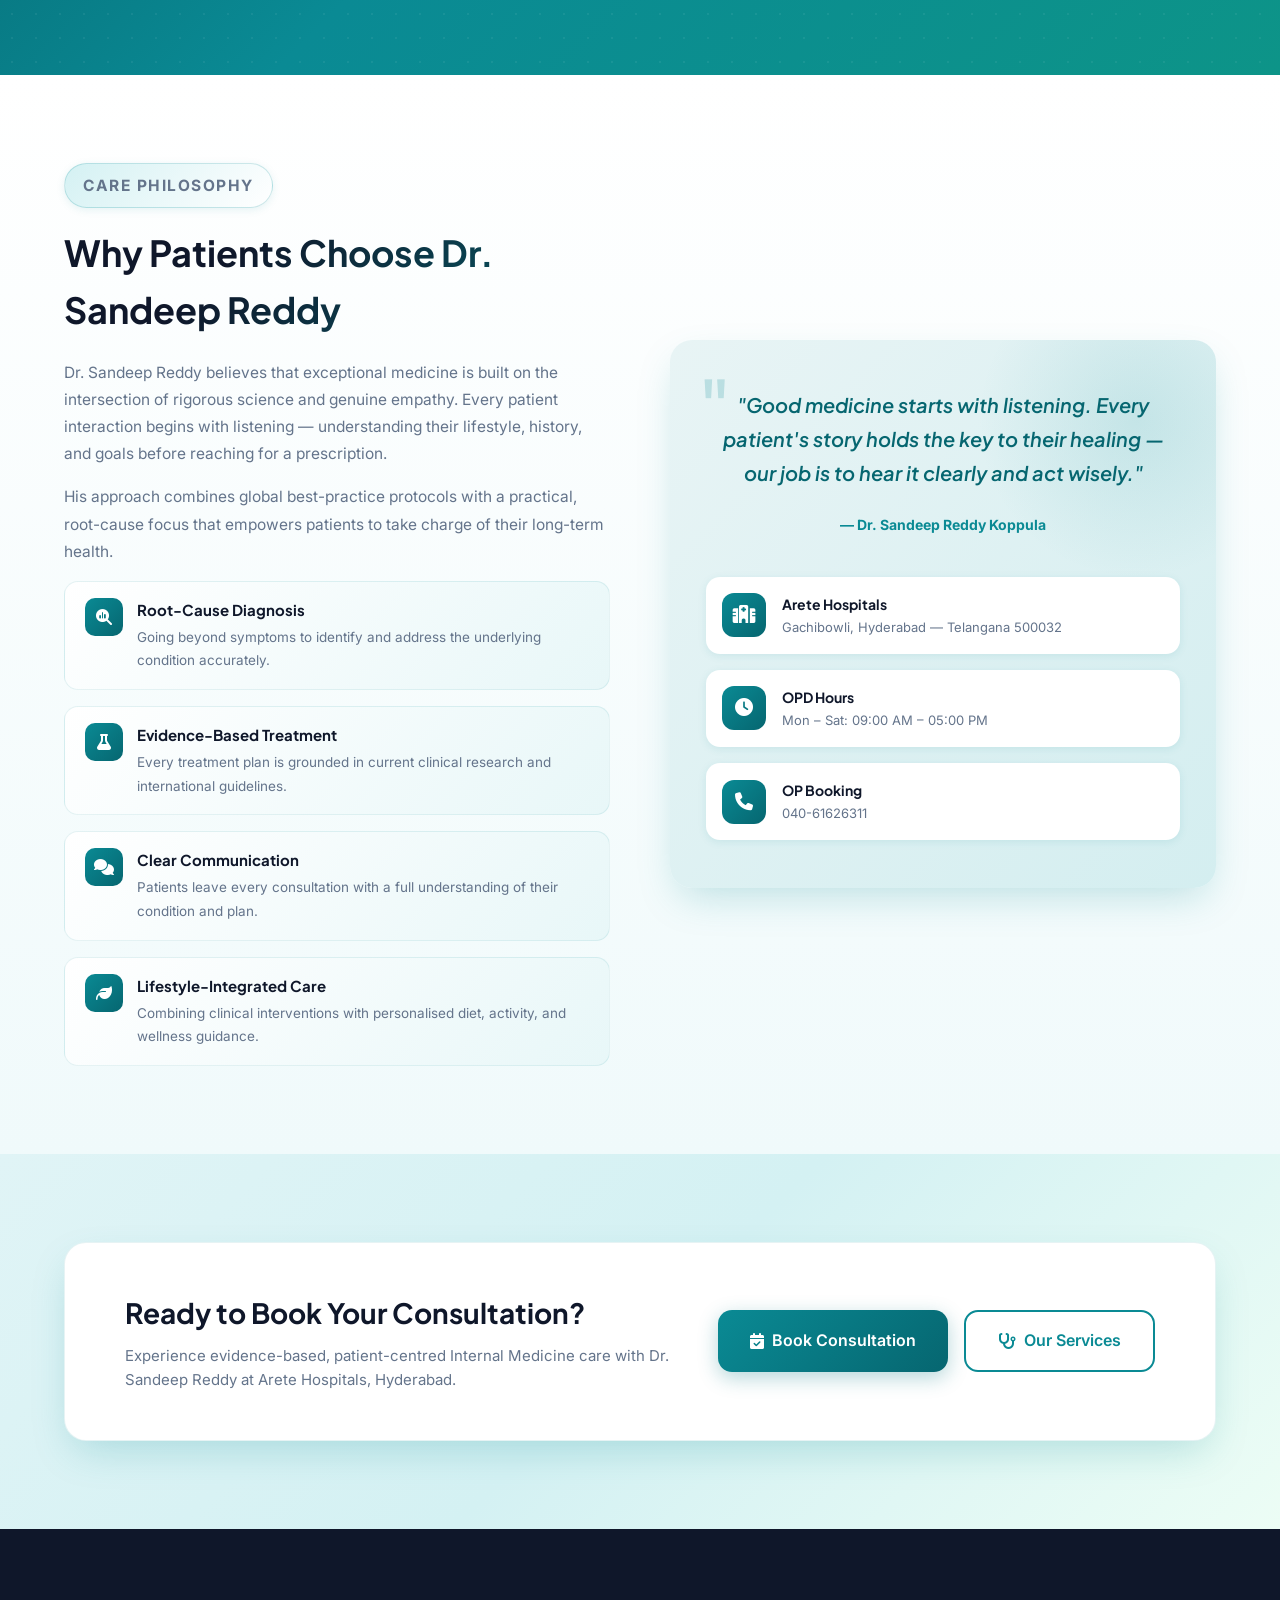
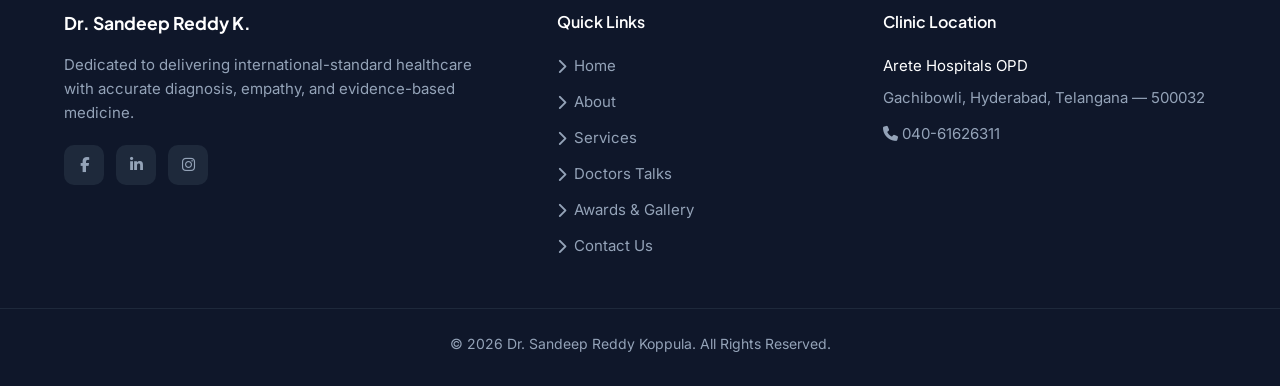
<file: about.html>
<!DOCTYPE html>
<html lang="en">
<head>
    <meta charset="UTF-8">
    <meta name="viewport" content="width=device-width, initial-scale=1.0">
    <meta name="description" content="Learn about Dr. Sandeep Reddy Koppula — Head of Internal Medicine at Arete Hospitals, Hyderabad. 16+ years of clinical expertise in metabolic, infectious, and complex medical conditions.">
    <title>About Dr. Sandeep Reddy Koppula | Internal Medicine Specialist</title>

    <link rel="preconnect" href="https://fonts.googleapis.com">
    <link rel="preconnect" href="https://fonts.gstatic.com" crossorigin>
    <link href="https://fonts.googleapis.com/css2?family=Inter:wght@300;400;500;600;700&family=Plus+Jakarta+Sans:wght@400;500;600;700;800&display=swap" rel="stylesheet">
    <link rel="stylesheet" href="https://cdnjs.cloudflare.com/ajax/libs/font-awesome/6.4.0/css/all.min.css">
    <link rel="stylesheet" href="styles/site.css">
</head>
<body>

    <div class="site-header-sticky">
    <!-- Top Bar -->
    <div class="top-bar">
        <div class="container">
            <div class="top-bar-info">
                <span><i class="fa-solid fa-hospital"></i> Arete Hospitals, Gachibowli, Hyderabad</span>
                <span><i class="fa-solid fa-clock"></i> Mon - Sat: 09:00 AM - 05:00 PM</span>
            </div>
            <div>
                <span style="font-weight:600;"><i class="fa-solid fa-phone"></i> OP Booking: 040-61626311</span>
            </div>
        </div>
    </div>

    <!-- Header -->
    <header id="header">
        <div class="container navbar">
            <a href="index.html" class="logo">
                <div class="logo-icon"><i class="fa-solid fa-user-md"></i></div>
                <div class="logo-text">
                    <h2>Dr. Sandeep Reddy</h2>
                    <span>Internal Medicine Head</span>
                </div>
            </a>

            <button class="menu-toggle" id="menuToggle" aria-label="Open menu">
                <i class="fa-solid fa-bars"></i>
            </button>

            <ul class="nav-menu" id="navMenu">
                <button class="menu-close-btn" id="menuCloseBtn" aria-label="Close menu">
                    <i class="fa-solid fa-xmark"></i>
                </button>
                <li><a href="index.html" class="nav-link">Home</a></li>
                <li><a href="about.html" class="nav-link active">About</a></li>
                <li class="nav-dropdown">
                    <a href="services.html" class="nav-link">Services <i class="fa-solid fa-chevron-down nav-chevron"></i></a>
                    <ul class="nav-submenu">
                        <li><a href="services.html">All Services</a></li>
                        <li><a href="service-diabetes.html">Diabetes Care</a></li>
                    </ul>
                </li>
                <li><a href="doctors-talks.html" class="nav-link">Doctors Talks</a></li>
                <li><a href="doctors-awards-gallery.html" class="nav-link">Awards &amp; Gallery</a></li>
                <li><a href="contact.html" class="nav-link">Contact Us</a></li>
                <li><button class="btn-header" id="bookNowBtn">Book Now</button></li>
            </ul>
        </div>
    </header>
    </div>

    <div class="nav-overlay" id="navOverlay" aria-hidden="true"></div>

    <main>

        <!-- Page Hero -->
        <section class="page-hero">
            <div class="container">
                <div class="page-hero-inner reveal">
                    <nav class="breadcrumb" aria-label="Breadcrumb">
                        <a href="index.html">Home</a>
                        <i class="fa-solid fa-chevron-right" style="font-size:10px;"></i>
                        <span>About</span>
                    </nav>
                    <h1>Meet Dr. Sandeep Reddy Koppula</h1>
                    <p>Head of Internal Medicine at Arete Hospitals, Hyderabad — combining global training with deep clinical expertise to deliver personalised, evidence-based care.</p>
                </div>
            </div>
        </section>

        <!-- Profile Section -->
        <section class="profile-section">
            <div class="container">

                <!-- Top: Doctor intro card -->
                <div class="doctor-intro-card reveal">
                    <div class="doctor-intro-img">
                        <img src="images/dr-sandeep-about.webp" alt="Dr. Sandeep Reddy Koppula" loading="eager">
                    </div>
                    <div class="doctor-intro-info">
                        <p class="section-label" style="display:inline-block;margin-bottom:12px;">Internal Medicine Specialist</p>
                        <h2>Dr. Sandeep Reddy Koppula</h2>
                        <p class="designation"><i class="fa-solid fa-stethoscope"></i> HOD &amp; Senior Consultant — Internal Medicine, Arete Hospitals</p>
                        <p class="doctor-bio">Dr. Sandeep Reddy Koppula is a distinguished physician specialising in Internal Medicine with over 16 years of clinical experience. As Head of the Institute of Internal Medicine at Arete Hospitals, Gachibowli, Hyderabad, he is known for precision diagnosis and compassionate, root-cause focused treatment.</p>
                        <div class="doctor-intro-stats">
                            <div class="intro-stat">
                                <h3>16+</h3>
                                <p>Years Experience</p>
                            </div>
                            <div class="intro-stat">
                                <h3>10k+</h3>
                                <p>Patients Treated</p>
                            </div>
                            <div class="intro-stat">
                                <h3>4.9/5</h3>
                                <p>Patient Rating</p>
                            </div>
                        </div>
                        <a href="index.html#booking" class="btn-primary" style="display:inline-flex;align-items:center;gap:8px;margin-top:8px;">
                            <i class="fa-solid fa-calendar-check"></i> Book Consultation
                        </a>
                    </div>
                </div>

                <!-- Bottom: Education + Certifications side by side -->
                <div class="edu-cert-grid">
                    <div class="reveal">
                        <h3 class="block-heading"><i class="fa-solid fa-graduation-cap"></i> Education &amp; Qualifications</h3>
                        <div class="edu-timeline">
                            <div class="edu-item">
                                <div class="edu-icon"><i class="fa-solid fa-graduation-cap"></i></div>
                                <div class="edu-info">
                                    <h4>MBBS</h4>
                                    <p>Government Medical College, Anantapur</p>
                                </div>
                            </div>
                            <div class="edu-item">
                                <div class="edu-icon"><i class="fa-solid fa-user-doctor"></i></div>
                                <div class="edu-info">
                                    <h4>MD — General Medicine</h4>
                                    <p>Narayana Medical College, Nellore</p>
                                </div>
                            </div>
                            <div class="edu-item">
                                <div class="edu-icon"><i class="fa-solid fa-globe"></i></div>
                                <div class="edu-info">
                                    <h4>PG Training — Diabetology</h4>
                                    <p>Boston University, USA</p>
                                </div>
                            </div>
                            <div class="edu-item">
                                <div class="edu-icon"><i class="fa-solid fa-heart-pulse"></i></div>
                                <div class="edu-info">
                                    <h4>Hypertension Fellowship</h4>
                                    <p>European Society of Hypertension (ESH)</p>
                                </div>
                            </div>
                            <div class="edu-item">
                                <div class="edu-icon"><i class="fa-solid fa-microscope"></i></div>
                                <div class="edu-info">
                                    <h4>Gastroenterology Certification</h4>
                                    <p>American College of Gastroenterology (ACG), USA</p>
                                </div>
                            </div>
                        </div>
                    </div>

                    <div class="reveal reveal-delay-2">
                        <h3 class="block-heading"><i class="fa-solid fa-certificate"></i> Memberships &amp; Certifications</h3>
                        <div class="cert-grid">
                            <div class="cert-item">
                                <i class="fa-solid fa-shield-halved"></i>
                                <span>Indian Medical Association (IMA)</span>
                            </div>
                            <div class="cert-item">
                                <i class="fa-solid fa-hospital"></i>
                                <span>HOD — Arete Hospitals, Gachibowli</span>
                            </div>
                            <div class="cert-item">
                                <i class="fa-solid fa-award"></i>
                                <span>Certified Diabetologist — Boston University</span>
                            </div>
                            <div class="cert-item">
                                <i class="fa-solid fa-heart"></i>
                                <span>ESH Hypertension Specialist</span>
                            </div>
                            <div class="cert-item">
                                <i class="fa-solid fa-flask"></i>
                                <span>ACG Gastroenterology (US)</span>
                            </div>
                            <div class="cert-item">
                                <i class="fa-solid fa-star"></i>
                                <span>Evidence-Based Medicine Practitioner</span>
                            </div>
                        </div>
                    </div>
                </div>

            </div>
        </section>

        <!-- Specialties -->
        <section class="specialties-section">
            <div class="container">
                <div class="section-header reveal">
                    <p class="section-label">Core Expertise</p>
                    <h2>Areas of Clinical Specialisation</h2>
                    <p class="section-desc">Comprehensive care spanning metabolic conditions, infections, immunity, and acute critical medicine.</p>
                </div>

                <div class="specialty-cards">
                    <div class="specialty-card reveal reveal-delay-1">
                        <div class="specialty-icon"><i class="fa-solid fa-droplet"></i></div>
                        <h3>Diabetes &amp; Metabolic Disorders</h3>
                        <p>Advanced glycaemic management, insulin optimisation, and prevention of diabetic complications.</p>
                    </div>
                    <div class="specialty-card reveal reveal-delay-2">
                        <div class="specialty-icon"><i class="fa-solid fa-heart-pulse"></i></div>
                        <h3>Hypertension &amp; Cardiovascular Risk</h3>
                        <p>Comprehensive blood pressure management using European evidence-based protocols.</p>
                    </div>
                    <div class="specialty-card reveal reveal-delay-3">
                        <div class="specialty-icon"><i class="fa-solid fa-bacterium"></i></div>
                        <h3>Infectious &amp; Tropical Diseases</h3>
                        <p>Diagnosis and treatment of bacterial, viral, parasitic, and emerging infectious conditions.</p>
                    </div>
                    <div class="specialty-card reveal reveal-delay-4">
                        <div class="specialty-icon"><i class="fa-solid fa-shield-virus"></i></div>
                        <h3>Autoimmune &amp; Immunity Disorders</h3>
                        <p>Targeted immunotherapy and management of complex autoimmune presentations.</p>
                    </div>
                    <div class="specialty-card reveal reveal-delay-1">
                        <div class="specialty-icon"><i class="fa-solid fa-capsules"></i></div>
                        <h3>Thyroid Disorders</h3>
                        <p>Hypothyroidism, hyperthyroidism, and thyroid nodule evaluation with precise hormone management.</p>
                    </div>
                    <div class="specialty-card reveal reveal-delay-2">
                        <div class="specialty-icon"><i class="fa-solid fa-hospital-user"></i></div>
                        <h3>Acute &amp; Critical Care</h3>
                        <p>Management of sepsis, multi-organ dysfunction syndrome (MODS), and critical medical emergencies.</p>
                    </div>
                    <div class="specialty-card reveal reveal-delay-3">
                        <div class="specialty-icon"><i class="fa-solid fa-temperature-high"></i></div>
                        <h3>Pyrexia of Unknown Origin</h3>
                        <p>Systematic investigation and evidence-based resolution of prolonged, unexplained fevers.</p>
                    </div>
                    <div class="specialty-card reveal reveal-delay-4">
                        <div class="specialty-icon"><i class="fa-solid fa-syringe"></i></div>
                        <h3>Immunity Therapy</h3>
                        <p>Immunomodulatory treatments for complex chronic and recurrent immune-mediated conditions.</p>
                    </div>
                </div>
            </div>
        </section>

        <!-- Achievements -->
        <section class="achievements-section">
            <div class="container">
                <div class="section-header reveal">
                    <p class="section-label">By The Numbers</p>
                    <h2>A Career Built on Outcomes</h2>
                </div>
                <div class="achievements-grid">
                    <div class="achievement-card reveal reveal-delay-1">
                        <div class="ach-icon">🏥</div>
                        <h3>16+</h3>
                        <p>Years of Clinical Practice</p>
                    </div>
                    <div class="achievement-card reveal reveal-delay-2">
                        <div class="ach-icon">🤝</div>
                        <h3>10,000+</h3>
                        <p>Patients Successfully Treated</p>
                    </div>
                    <div class="achievement-card reveal reveal-delay-3">
                        <div class="ach-icon">🌍</div>
                        <h3>3</h3>
                        <p>International Certifications</p>
                    </div>
                    <div class="achievement-card reveal reveal-delay-4">
                        <div class="ach-icon">⭐</div>
                        <h3>4.9/5</h3>
                        <p>Avg. Patient Satisfaction Rating</p>
                    </div>
                </div>
            </div>
        </section>

        <!-- Philosophy -->
        <section class="philosophy-section">
            <div class="container">
                <div class="philosophy-grid">
                    <div class="philosophy-text reveal">
                        <p class="section-label" style="display:inline-block;margin-bottom:16px;">Care Philosophy</p>
                        <h2>Why Patients Choose Dr. Sandeep Reddy</h2>
                        <p>Dr. Sandeep Reddy believes that exceptional medicine is built on the intersection of rigorous science and genuine empathy. Every patient interaction begins with listening — understanding their lifestyle, history, and goals before reaching for a prescription.</p>
                        <p>His approach combines global best-practice protocols with a practical, root-cause focus that empowers patients to take charge of their long-term health.</p>
                        <div class="philosophy-points">
                            <div class="philosophy-point">
                                <i class="fa-solid fa-magnifying-glass-chart"></i>
                                <div>
                                    <h4>Root-Cause Diagnosis</h4>
                                    <p>Going beyond symptoms to identify and address the underlying condition accurately.</p>
                                </div>
                            </div>
                            <div class="philosophy-point">
                                <i class="fa-solid fa-flask"></i>
                                <div>
                                    <h4>Evidence-Based Treatment</h4>
                                    <p>Every treatment plan is grounded in current clinical research and international guidelines.</p>
                                </div>
                            </div>
                            <div class="philosophy-point">
                                <i class="fa-solid fa-comments"></i>
                                <div>
                                    <h4>Clear Communication</h4>
                                    <p>Patients leave every consultation with a full understanding of their condition and plan.</p>
                                </div>
                            </div>
                            <div class="philosophy-point">
                                <i class="fa-solid fa-leaf"></i>
                                <div>
                                    <h4>Lifestyle-Integrated Care</h4>
                                    <p>Combining clinical interventions with personalised diet, activity, and wellness guidance.</p>
                                </div>
                            </div>
                        </div>
                    </div>

                    <div class="philosophy-visual reveal reveal-delay-2">
                        <blockquote>
                            "Good medicine starts with listening. Every patient's story holds the key to their healing — our job is to hear it clearly and act wisely."
                        </blockquote>
                        <cite>— Dr. Sandeep Reddy Koppula</cite>

                        <div style="margin-top:40px;display:flex;flex-direction:column;gap:16px;">
                            <div style="display:flex;align-items:center;gap:16px;background:white;padding:16px;border-radius:var(--radius);box-shadow:0 2px 8px rgba(10,138,148,.1);">
                                <div style="width:44px;height:44px;background:linear-gradient(135deg,var(--primary),var(--primary-dark));border-radius:12px;display:flex;align-items:center;justify-content:center;color:white;font-size:18px;flex-shrink:0;">
                                    <i class="fa-solid fa-hospital"></i>
                                </div>
                                <div style="text-align:left;">
                                    <h4 style="font-size:14px;margin-bottom:2px;">Arete Hospitals</h4>
                                    <p style="font-size:13px;color:var(--text-muted);">Gachibowli, Hyderabad — Telangana 500032</p>
                                </div>
                            </div>
                            <div style="display:flex;align-items:center;gap:16px;background:white;padding:16px;border-radius:var(--radius);box-shadow:0 2px 8px rgba(10,138,148,.1);">
                                <div style="width:44px;height:44px;background:linear-gradient(135deg,var(--primary),var(--primary-dark));border-radius:12px;display:flex;align-items:center;justify-content:center;color:white;font-size:18px;flex-shrink:0;">
                                    <i class="fa-solid fa-clock"></i>
                                </div>
                                <div style="text-align:left;">
                                    <h4 style="font-size:14px;margin-bottom:2px;">OPD Hours</h4>
                                    <p style="font-size:13px;color:var(--text-muted);">Mon – Sat: 09:00 AM – 05:00 PM</p>
                                </div>
                            </div>
                            <div style="display:flex;align-items:center;gap:16px;background:white;padding:16px;border-radius:var(--radius);box-shadow:0 2px 8px rgba(10,138,148,.1);">
                                <div style="width:44px;height:44px;background:linear-gradient(135deg,var(--primary),var(--primary-dark));border-radius:12px;display:flex;align-items:center;justify-content:center;color:white;font-size:18px;flex-shrink:0;">
                                    <i class="fa-solid fa-phone"></i>
                                </div>
                                <div style="text-align:left;">
                                    <h4 style="font-size:14px;margin-bottom:2px;">OP Booking</h4>
                                    <p style="font-size:13px;color:var(--text-muted);">040-61626311</p>
                                </div>
                            </div>
                        </div>
                    </div>
                </div>
            </div>
        </section>

        <!-- CTA -->
        <section class="about-cta">
            <div class="container">
                <div class="about-cta-inner reveal">
                    <div>
                        <h2>Ready to Book Your Consultation?</h2>
                        <p>Experience evidence-based, patient-centred Internal Medicine care with Dr. Sandeep Reddy at Arete Hospitals, Hyderabad.</p>
                    </div>
                    <div class="about-cta-btns">
                        <a href="index.html#booking" class="btn-primary">
                            <i class="fa-solid fa-calendar-check"></i> Book Consultation
                        </a>
                        <a href="services.html" class="btn-secondary">
                            <i class="fa-solid fa-stethoscope"></i> Our Services
                        </a>
                    </div>
                </div>
            </div>
        </section>

    </main>

    <!-- Footer -->
    <footer>
        <div class="container footer-grid">
            <div class="footer-logo">
                <h3>Dr. Sandeep Reddy K.</h3>
                <p>Dedicated to delivering international-standard healthcare with accurate diagnosis, empathy, and evidence-based medicine.</p>
                <div class="footer-social">
                    <a href="#" aria-label="Facebook"><i class="fa-brands fa-facebook-f"></i></a>
                    <a href="#" aria-label="LinkedIn"><i class="fa-brands fa-linkedin-in"></i></a>
                    <a href="#" aria-label="Instagram"><i class="fa-brands fa-instagram"></i></a>
                </div>
            </div>
            <div>
                <h4 class="footer-title">Quick Links</h4>
                <div class="footer-links">
                    <a href="index.html"><i class="fa-solid fa-chevron-right"></i> Home</a>
                    <a href="about.html"><i class="fa-solid fa-chevron-right"></i> About</a>
                    <a href="services.html"><i class="fa-solid fa-chevron-right"></i> Services</a>
                    <a href="doctors-talks.html"><i class="fa-solid fa-chevron-right"></i> Doctors Talks</a>
                    <a href="doctors-awards-gallery.html"><i class="fa-solid fa-chevron-right"></i> Awards &amp; Gallery</a>
                    <a href="contact.html"><i class="fa-solid fa-chevron-right"></i> Contact Us</a>
                </div>
            </div>
            <div>
                <h4 class="footer-title">Clinic Location</h4>
                <p style="color:white;margin-bottom:8px;">Arete Hospitals OPD</p>
                <p>Gachibowli, Hyderabad, Telangana — 500032</p>
                <p style="margin-top:12px;"><i class="fa-solid fa-phone"></i> 040-61626311</p>
            </div>
        </div>
        <div class="footer-bottom">
            <p>&copy; 2026 Dr. Sandeep Reddy Koppula. All Rights Reserved.</p>
        </div>
    </footer>

    <a href="https://wa.me/914061626311" class="whatsapp-float" target="_blank" rel="noopener" aria-label="Chat on WhatsApp">
        <i class="fa-brands fa-whatsapp"></i>
    </a>

    <!-- Quick Booking Modal -->
    <div class="booking-modal" id="bookingModal">
        <div class="modal-overlay" id="modalOverlay"></div>
        <div class="modal-content">
            <button class="modal-close" id="modalClose">&times;</button>
            <h3>Quick Booking</h3>
            <p class="modal-subtitle">Schedule your consultation with Dr. Sandeep Reddy</p>
            <form id="quickBookingForm" class="modal-form">
                <div class="form-group">
                    <label for="modalName">Full Name</label>
                    <input type="text" id="modalName" name="name" placeholder="Enter your name" required>
                </div>
                <div class="form-group">
                    <label for="modalEmail">Email Address</label>
                    <input type="email" id="modalEmail" name="email" placeholder="Enter your email" required>
                </div>
                <div class="form-group">
                    <label for="modalPhone">Mobile Number</label>
                    <input type="tel" id="modalPhone" name="phone" placeholder="Enter your mobile number" pattern="[0-9\-\+\(\)\s]+" required>
                </div>
                <button type="submit" class="btn-primary modal-submit">Submit</button>
            </form>
        </div>
    </div>

    <script>
        // Mobile menu
        const menuToggle = document.getElementById('menuToggle');
        const menuCloseBtn = document.getElementById('menuCloseBtn');
        const navMenu = document.getElementById('navMenu');
        const navOverlay = document.getElementById('navOverlay');
        const html = document.documentElement;

        function closeMenu() {
            navMenu.classList.remove('open');
            navOverlay.classList.remove('open');
            html.classList.remove('menu-open');
            document.body.style.overflow = '';
            document.querySelectorAll('.nav-dropdown').forEach(d => d.classList.remove('open'));
        }

        menuToggle.addEventListener('click', () => {
            navMenu.classList.toggle('open');
            navOverlay.classList.toggle('open');
            html.classList.toggle('menu-open');
            document.body.style.overflow = navMenu.classList.contains('open') ? 'hidden' : '';
        });
        menuCloseBtn.addEventListener('click', closeMenu);
        navOverlay.addEventListener('click', closeMenu);
        navMenu.querySelectorAll('.nav-submenu a').forEach(link => link.addEventListener('click', closeMenu));
        navMenu.querySelectorAll('a:not(.nav-dropdown > .nav-link)').forEach(link => link.addEventListener('click', closeMenu));

        document.querySelectorAll('.nav-dropdown > .nav-link').forEach(trigger => {
            trigger.addEventListener('click', (e) => {
                if (window.innerWidth <= 992) {
                    e.preventDefault();
                    trigger.closest('.nav-dropdown').classList.toggle('open');
                }
            });
        });

        // Header scroll effect
        const header = document.getElementById('header');
        window.addEventListener('scroll', () => {
            header.classList.toggle('scrolled', window.scrollY > 40);
        });

        // Scroll reveal
        const revealEls = document.querySelectorAll('.reveal');
        const revealObserver = new IntersectionObserver((entries) => {
            entries.forEach(entry => {
                if (entry.isIntersecting) {
                    entry.target.classList.add('visible');
                }
            });
        }, { threshold: 0.1, rootMargin: '0px 0px -40px 0px' });
        revealEls.forEach(el => revealObserver.observe(el));

        // Quick Booking Modal
        const bookingModal = document.getElementById('bookingModal');
        const modalOverlay = document.getElementById('modalOverlay');
        const modalClose = document.getElementById('modalClose');
        const bookNowBtn = document.getElementById('bookNowBtn');
        const quickBookingForm = document.getElementById('quickBookingForm');

        function openModal() {
            bookingModal.classList.add('open');
            document.body.style.overflow = 'hidden';
        }
        function closeModal() {
            bookingModal.classList.remove('open');
            document.body.style.overflow = '';
        }

        bookNowBtn.addEventListener('click', openModal);
        modalClose.addEventListener('click', closeModal);
        modalOverlay.addEventListener('click', closeModal);
        document.addEventListener('keydown', (e) => { if (e.key === 'Escape') closeModal(); });

        quickBookingForm.addEventListener('submit', (e) => {
            e.preventDefault();
            const btn = e.target.querySelector('.modal-submit');
            const original = btn.innerHTML;
            btn.innerHTML = '<i class="fa-solid fa-spinner fa-spin"></i> Submitting...';
            btn.disabled = true;
            setTimeout(() => {
                btn.innerHTML = '<i class="fa-solid fa-check"></i> Submitted Successfully!';
                setTimeout(() => {
                    btn.innerHTML = original;
                    btn.disabled = false;
                    quickBookingForm.reset();
                    closeModal();
                }, 1500);
            }, 1200);
        });
    </script>

</body>
</html>
</file>
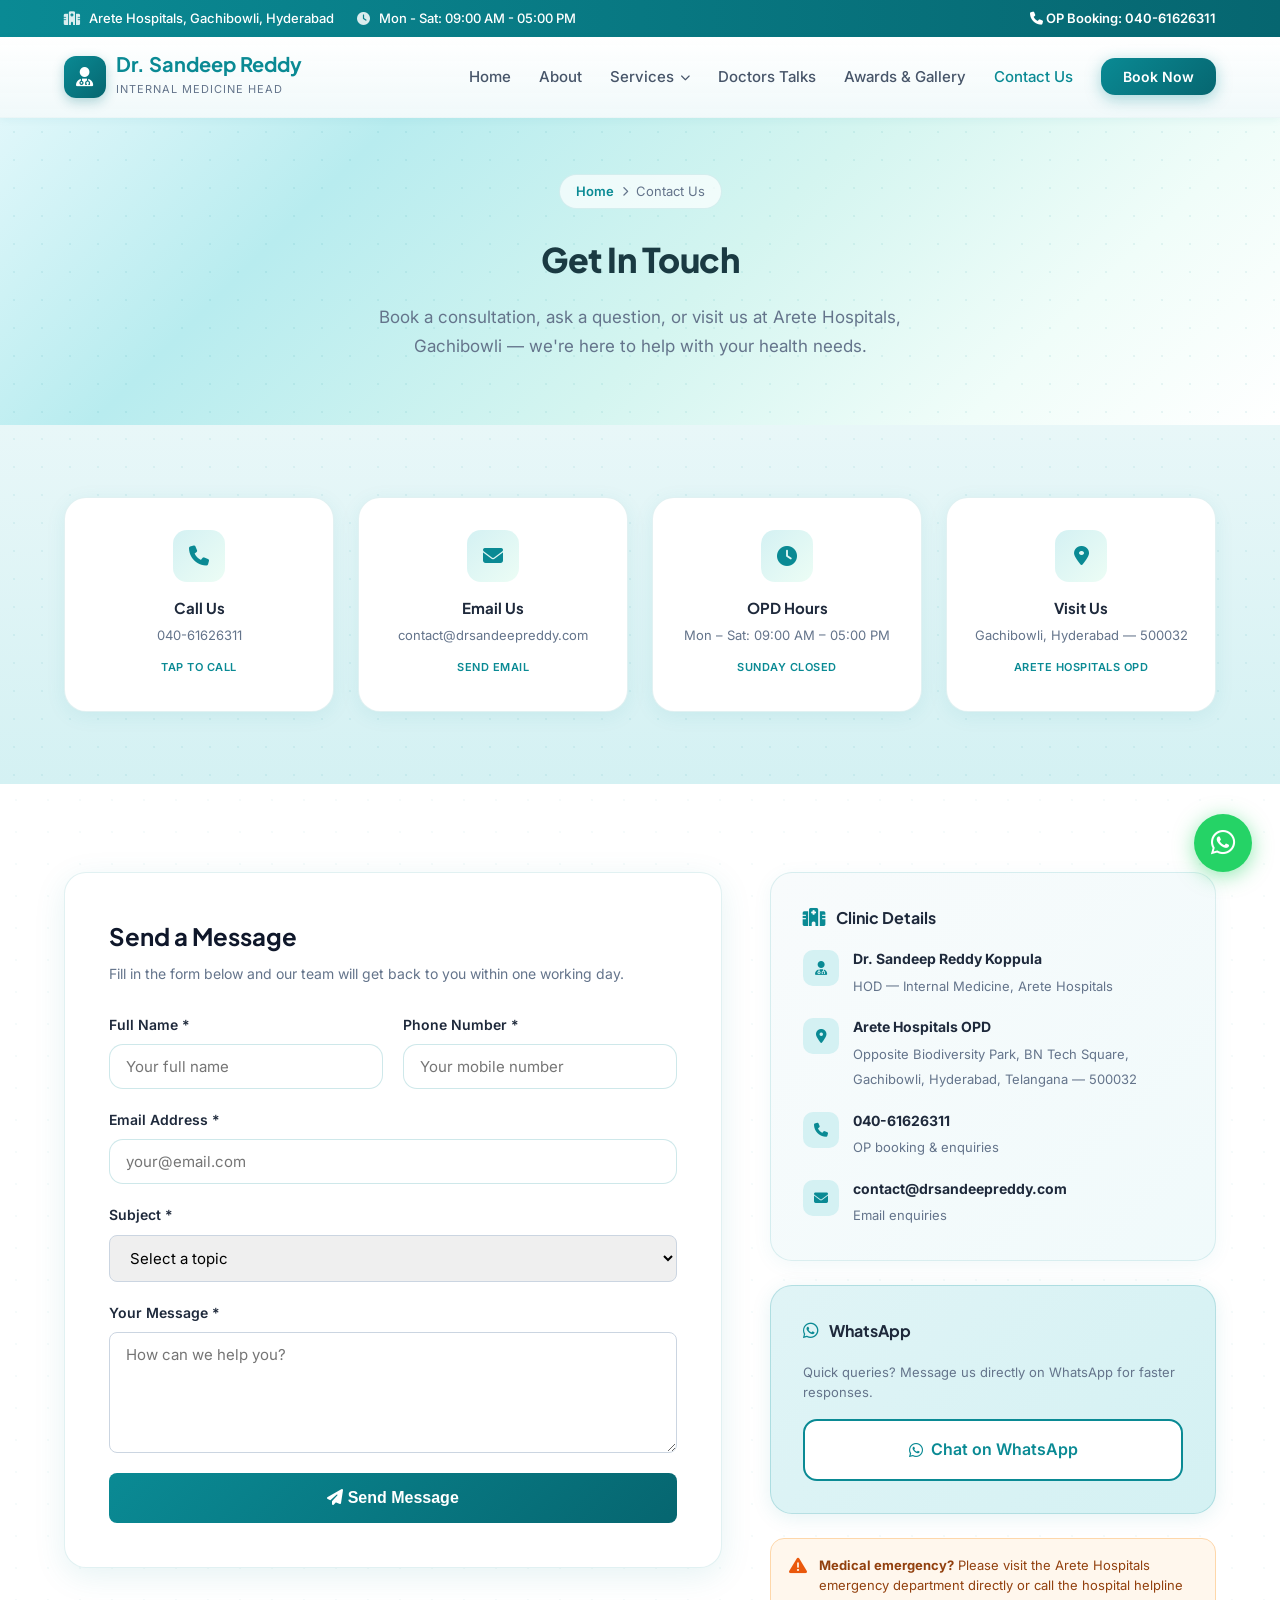
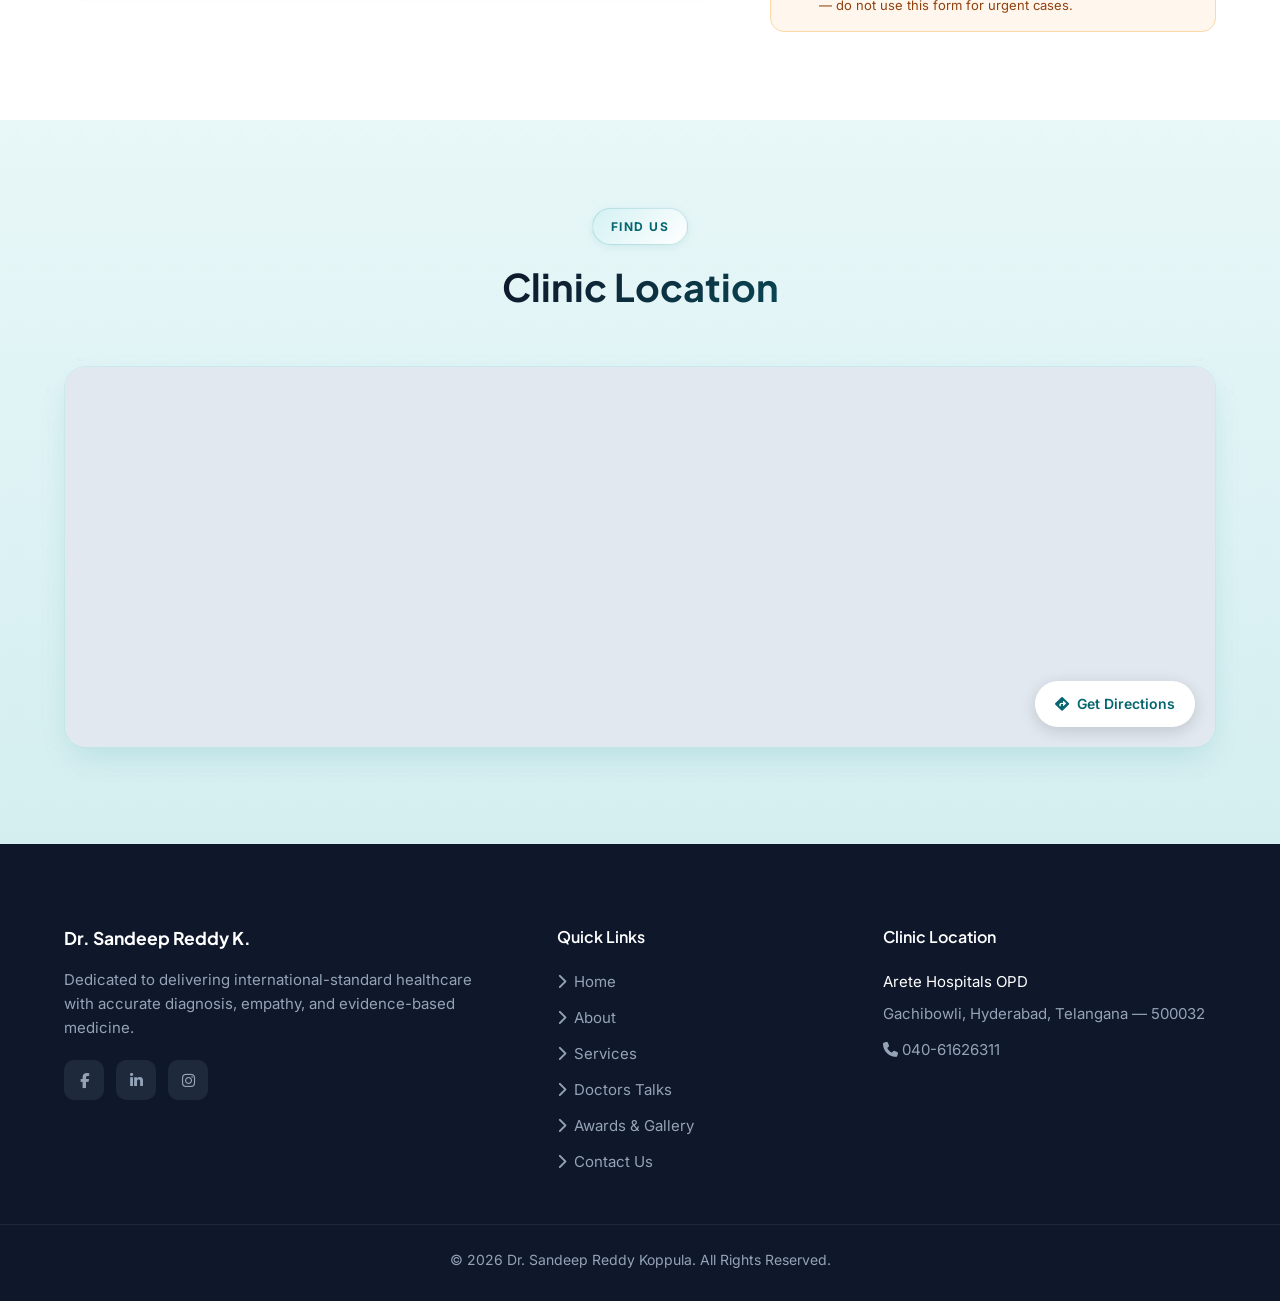
<file: contact.html>
<!DOCTYPE html>
<html lang="en">
<head>
    <meta charset="UTF-8">
    <meta name="viewport" content="width=device-width, initial-scale=1.0">
    <meta name="description" content="Contact Dr. Sandeep Reddy Koppula at Arete Hospitals, Gachibowli, Hyderabad. Book OPD appointments, call 040-61626311, or send an enquiry online.">
    <title>Contact Us | Dr. Sandeep Reddy Koppula — Arete Hospitals</title>

    <link rel="preconnect" href="https://fonts.googleapis.com">
    <link rel="preconnect" href="https://fonts.gstatic.com" crossorigin>
    <link href="https://fonts.googleapis.com/css2?family=Inter:wght@300;400;500;600;700&family=Plus+Jakarta+Sans:wght@400;500;600;700;800&display=swap" rel="stylesheet">
    <link rel="stylesheet" href="https://cdnjs.cloudflare.com/ajax/libs/font-awesome/6.4.0/css/all.min.css">
    <link rel="stylesheet" href="styles/site.css">
</head>
<body>

    <div class="site-header-sticky">
    <div class="top-bar">
        <div class="container">
            <div class="top-bar-info">
                <span><i class="fa-solid fa-hospital"></i> Arete Hospitals, Gachibowli, Hyderabad</span>
                <span><i class="fa-solid fa-clock"></i> Mon - Sat: 09:00 AM - 05:00 PM</span>
            </div>
            <div>
                <span style="font-weight:600;"><i class="fa-solid fa-phone"></i> OP Booking: 040-61626311</span>
            </div>
        </div>
    </div>

    <header id="header">
        <div class="container navbar">
            <a href="index.html" class="logo">
                <div class="logo-icon"><i class="fa-solid fa-user-md"></i></div>
                <div class="logo-text">
                    <h2>Dr. Sandeep Reddy</h2>
                    <span>Internal Medicine Head</span>
                </div>
            </a>

            <button class="menu-toggle" id="menuToggle" aria-label="Open menu">
                <i class="fa-solid fa-bars"></i>
            </button>

            <ul class="nav-menu" id="navMenu">
                <button class="menu-close-btn" id="menuCloseBtn" aria-label="Close menu">
                    <i class="fa-solid fa-xmark"></i>
                </button>
                <li><a href="index.html" class="nav-link">Home</a></li>
                <li><a href="about.html" class="nav-link">About</a></li>
                <li class="nav-dropdown">
                    <a href="services.html" class="nav-link">Services <i class="fa-solid fa-chevron-down nav-chevron"></i></a>
                    <ul class="nav-submenu">
                        <li><a href="services.html">All Services</a></li>
                        <li><a href="service-diabetes.html">Diabetes Care</a></li>
                    </ul>
                </li>
                <li><a href="doctors-talks.html" class="nav-link">Doctors Talks</a></li>
                <li><a href="doctors-awards-gallery.html" class="nav-link">Awards &amp; Gallery</a></li>
                <li><a href="contact.html" class="nav-link active">Contact Us</a></li>
                <li><button class="btn-header" id="bookNowBtn">Book Now</button></li>
            </ul>
        </div>
    </header>
    </div>

    <div class="nav-overlay" id="navOverlay" aria-hidden="true"></div>

    <main>

        <section class="page-hero">
            <div class="container">
                <div class="page-hero-inner reveal">
                    <nav class="breadcrumb" aria-label="Breadcrumb">
                        <a href="index.html">Home</a>
                        <i class="fa-solid fa-chevron-right" style="font-size:10px;"></i>
                        <span>Contact Us</span>
                    </nav>
                    <h1>Get In Touch</h1>
                    <p>Book a consultation, ask a question, or visit us at Arete Hospitals, Gachibowli — we're here to help with your health needs.</p>
                </div>
            </div>
        </section>

        <!-- Quick Contact -->
        <section class="contact-quick">
            <div class="container">
                <div class="contact-quick-grid reveal">
                    <a href="tel:04061626311" class="contact-quick-card">
                        <div class="contact-quick-icon"><i class="fa-solid fa-phone"></i></div>
                        <h3>Call Us</h3>
                        <p>040-61626311</p>
                        <span class="contact-quick-link">Tap to call</span>
                    </a>
                    <a href="mailto:contact@drsandeepreddy.com" class="contact-quick-card">
                        <div class="contact-quick-icon"><i class="fa-solid fa-envelope"></i></div>
                        <h3>Email Us</h3>
                        <p>contact@drsandeepreddy.com</p>
                        <span class="contact-quick-link">Send email</span>
                    </a>
                    <div class="contact-quick-card">
                        <div class="contact-quick-icon"><i class="fa-solid fa-clock"></i></div>
                        <h3>OPD Hours</h3>
                        <p>Mon – Sat: 09:00 AM – 05:00 PM</p>
                        <span class="contact-quick-link">Sunday closed</span>
                    </div>
                    <div class="contact-quick-card">
                        <div class="contact-quick-icon"><i class="fa-solid fa-location-dot"></i></div>
                        <h3>Visit Us</h3>
                        <p>Gachibowli, Hyderabad — 500032</p>
                        <span class="contact-quick-link">Arete Hospitals OPD</span>
                    </div>
                </div>
            </div>
        </section>

        <!-- Contact Form + Info -->
        <section class="contact-main">
            <div class="container">
                <div class="contact-layout">

                    <div class="contact-form-panel reveal">
                        <h2>Send a Message</h2>
                        <p>Fill in the form below and our team will get back to you within one working day.</p>
                        <form id="contactForm" action="#" method="POST">
                            <div class="contact-form-grid">
                                <div class="form-group">
                                    <label for="contactName">Full Name *</label>
                                    <input type="text" id="contactName" name="name" required placeholder="Your full name">
                                </div>
                                <div class="form-group">
                                    <label for="contactPhone">Phone Number *</label>
                                    <input type="tel" id="contactPhone" name="phone" required placeholder="Your mobile number">
                                </div>
                                <div class="form-group form-full">
                                    <label for="contactEmail">Email Address *</label>
                                    <input type="email" id="contactEmail" name="email" required placeholder="your@email.com">
                                </div>
                                <div class="form-group form-full">
                                    <label for="contactSubject">Subject *</label>
                                    <select id="contactSubject" name="subject" required>
                                        <option value="">Select a topic</option>
                                        <option value="appointment">Book an Appointment</option>
                                        <option value="general">General Enquiry</option>
                                        <option value="diabetes">Diabetes Consultation</option>
                                        <option value="hypertension">Hypertension Consultation</option>
                                        <option value="infections">Infectious Disease / Fever</option>
                                        <option value="other">Other</option>
                                    </select>
                                </div>
                                <div class="form-group form-full">
                                    <label for="contactMessage">Your Message *</label>
                                    <textarea id="contactMessage" name="message" rows="5" required placeholder="How can we help you?"></textarea>
                                </div>
                                <div class="form-full">
                                    <button type="submit" class="btn-submit">
                                        <i class="fa-solid fa-paper-plane"></i> Send Message
                                    </button>
                                </div>
                            </div>
                        </form>
                    </div>

                    <aside class="contact-info-panel reveal reveal-delay-2">
                        <div class="contact-info-card">
                            <h3><i class="fa-solid fa-hospital"></i> Clinic Details</h3>
                            <ul class="contact-info-list">
                                <li>
                                    <i class="fa-solid fa-user-md"></i>
                                    <div>
                                        <strong>Dr. Sandeep Reddy Koppula</strong>
                                        <span>HOD — Internal Medicine, Arete Hospitals</span>
                                    </div>
                                </li>
                                <li>
                                    <i class="fa-solid fa-location-dot"></i>
                                    <div>
                                        <strong>Arete Hospitals OPD</strong>
                                        <span>Opposite Biodiversity Park, BN Tech Square, Gachibowli, Hyderabad, Telangana — 500032</span>
                                    </div>
                                </li>
                                <li>
                                    <i class="fa-solid fa-phone"></i>
                                    <div>
                                        <strong>040-61626311</strong>
                                        <span>OP booking &amp; enquiries</span>
                                    </div>
                                </li>
                                <li>
                                    <i class="fa-solid fa-envelope"></i>
                                    <div>
                                        <strong>contact@drsandeepreddy.com</strong>
                                        <span>Email enquiries</span>
                                    </div>
                                </li>
                            </ul>
                        </div>

                        <div class="contact-info-card contact-info-highlight">
                            <h3><i class="fa-brands fa-whatsapp"></i> WhatsApp</h3>
                            <p>Quick queries? Message us directly on WhatsApp for faster responses.</p>
                            <a href="https://wa.me/914061626311" class="btn-secondary contact-wa-btn" target="_blank" rel="noopener">
                                <i class="fa-brands fa-whatsapp"></i> Chat on WhatsApp
                            </a>
                        </div>

                        <div class="contact-emergency-note">
                            <i class="fa-solid fa-triangle-exclamation"></i>
                            <p><strong>Medical emergency?</strong> Please visit the Arete Hospitals emergency department directly or call the hospital helpline — do not use this form for urgent cases.</p>
                        </div>
                    </aside>

                </div>
            </div>
        </section>

        <!-- Map -->
        <section class="contact-map-section">
            <div class="container">
                <div class="section-header reveal">
                    <p class="section-label">Find Us</p>
                    <h2>Clinic Location</h2>
                </div>
                <div class="contact-map-wrap reveal reveal-delay-1">
                    <div class="map-embed">
                        <iframe
                            title="Arete Hospitals Location"
                            src="https://maps.google.com/maps?q=Arete+Hospitals+Gachibowli+Hyderabad&hl=en&z=15&output=embed"
                            allowfullscreen=""
                            loading="lazy"
                            referrerpolicy="no-referrer-when-downgrade">
                        </iframe>
                    </div>
                    <a href="https://maps.google.com/?q=Arete+Hospitals+Gachibowli+Hyderabad" class="contact-directions-btn" target="_blank" rel="noopener">
                        <i class="fa-solid fa-diamond-turn-right"></i> Get Directions
                    </a>
                </div>
            </div>
        </section>

    </main>

    <footer>
        <div class="container footer-grid">
            <div class="footer-logo">
                <h3>Dr. Sandeep Reddy K.</h3>
                <p>Dedicated to delivering international-standard healthcare with accurate diagnosis, empathy, and evidence-based medicine.</p>
                <div class="footer-social">
                    <a href="#" aria-label="Facebook"><i class="fa-brands fa-facebook-f"></i></a>
                    <a href="#" aria-label="LinkedIn"><i class="fa-brands fa-linkedin-in"></i></a>
                    <a href="#" aria-label="Instagram"><i class="fa-brands fa-instagram"></i></a>
                </div>
            </div>
            <div>
                <h4 class="footer-title">Quick Links</h4>
                <div class="footer-links">
                    <a href="index.html"><i class="fa-solid fa-chevron-right"></i> Home</a>
                    <a href="about.html"><i class="fa-solid fa-chevron-right"></i> About</a>
                    <a href="services.html"><i class="fa-solid fa-chevron-right"></i> Services</a>
                    <a href="doctors-talks.html"><i class="fa-solid fa-chevron-right"></i> Doctors Talks</a>
                    <a href="doctors-awards-gallery.html"><i class="fa-solid fa-chevron-right"></i> Awards &amp; Gallery</a>
                    <a href="contact.html"><i class="fa-solid fa-chevron-right"></i> Contact Us</a>
                </div>
            </div>
            <div>
                <h4 class="footer-title">Clinic Location</h4>
                <p style="color:white;margin-bottom:8px;">Arete Hospitals OPD</p>
                <p>Gachibowli, Hyderabad, Telangana — 500032</p>
                <p style="margin-top:12px;"><i class="fa-solid fa-phone"></i> 040-61626311</p>
            </div>
        </div>
        <div class="footer-bottom">
            <p>&copy; 2026 Dr. Sandeep Reddy Koppula. All Rights Reserved.</p>
        </div>
    </footer>

    <a href="https://wa.me/914061626311" class="whatsapp-float" target="_blank" rel="noopener" aria-label="Chat on WhatsApp">
        <i class="fa-brands fa-whatsapp"></i>
    </a>

    <div class="booking-modal" id="bookingModal">
        <div class="modal-overlay" id="modalOverlay"></div>
        <div class="modal-content">
            <button class="modal-close" id="modalClose">&times;</button>
            <h3>Quick Booking</h3>
            <p class="modal-subtitle">Schedule your consultation with Dr. Sandeep Reddy</p>
            <form id="quickBookingForm" class="modal-form">
                <div class="form-group">
                    <label for="modalName">Full Name</label>
                    <input type="text" id="modalName" name="name" placeholder="Enter your name" required>
                </div>
                <div class="form-group">
                    <label for="modalEmail">Email Address</label>
                    <input type="email" id="modalEmail" name="email" placeholder="Enter your email" required>
                </div>
                <div class="form-group">
                    <label for="modalPhone">Mobile Number</label>
                    <input type="tel" id="modalPhone" name="phone" placeholder="Enter your mobile number" pattern="[0-9\-\+\(\)\s]+" required>
                </div>
                <button type="submit" class="btn-primary modal-submit">Submit</button>
            </form>
        </div>
    </div>

    <script>
        const menuToggle = document.getElementById('menuToggle');
        const menuCloseBtn = document.getElementById('menuCloseBtn');
        const navMenu = document.getElementById('navMenu');
        const navOverlay = document.getElementById('navOverlay');
        const html = document.documentElement;

        function closeMenu() {
            navMenu.classList.remove('open');
            navOverlay.classList.remove('open');
            html.classList.remove('menu-open');
            document.body.style.overflow = '';
            document.querySelectorAll('.nav-dropdown').forEach(d => d.classList.remove('open'));
        }

        menuToggle.addEventListener('click', () => {
            navMenu.classList.toggle('open');
            navOverlay.classList.toggle('open');
            html.classList.toggle('menu-open');
            document.body.style.overflow = navMenu.classList.contains('open') ? 'hidden' : '';
        });
        menuCloseBtn.addEventListener('click', closeMenu);
        navOverlay.addEventListener('click', closeMenu);
        navMenu.querySelectorAll('.nav-submenu a').forEach(link => link.addEventListener('click', closeMenu));
        navMenu.querySelectorAll('a:not(.nav-dropdown > .nav-link)').forEach(link => link.addEventListener('click', closeMenu));

        document.querySelectorAll('.nav-dropdown > .nav-link').forEach(trigger => {
            trigger.addEventListener('click', (e) => {
                if (window.innerWidth <= 992) {
                    e.preventDefault();
                    trigger.closest('.nav-dropdown').classList.toggle('open');
                }
            });
        });

        const header = document.getElementById('header');
        window.addEventListener('scroll', () => {
            header.classList.toggle('scrolled', window.scrollY > 40);
        });

        const revealEls = document.querySelectorAll('.reveal');
        const revealObserver = new IntersectionObserver((entries) => {
            entries.forEach(entry => {
                if (entry.isIntersecting) entry.target.classList.add('visible');
            });
        }, { threshold: 0.1, rootMargin: '0px 0px -40px 0px' });
        revealEls.forEach(el => revealObserver.observe(el));

        document.getElementById('contactForm').addEventListener('submit', (e) => {
            e.preventDefault();
            const btn = e.target.querySelector('.btn-submit');
            const original = btn.innerHTML;
            btn.innerHTML = '<i class="fa-solid fa-spinner fa-spin"></i> Sending...';
            btn.disabled = true;
            setTimeout(() => {
                btn.innerHTML = '<i class="fa-solid fa-check"></i> Message Sent Successfully!';
                setTimeout(() => {
                    btn.innerHTML = original;
                    btn.disabled = false;
                    e.target.reset();
                }, 2000);
            }, 1200);
        });

        const bookingModal = document.getElementById('bookingModal');
        const modalOverlay = document.getElementById('modalOverlay');
        const modalClose = document.getElementById('modalClose');
        const bookNowBtn = document.getElementById('bookNowBtn');
        const quickBookingForm = document.getElementById('quickBookingForm');

        function openModal() {
            bookingModal.classList.add('open');
            document.body.style.overflow = 'hidden';
        }
        function closeModal() {
            bookingModal.classList.remove('open');
            document.body.style.overflow = '';
        }

        bookNowBtn.addEventListener('click', openModal);
        modalClose.addEventListener('click', closeModal);
        modalOverlay.addEventListener('click', closeModal);
        document.addEventListener('keydown', (e) => { if (e.key === 'Escape') closeModal(); });

        quickBookingForm.addEventListener('submit', (e) => {
            e.preventDefault();
            const btn = e.target.querySelector('.modal-submit');
            const original = btn.innerHTML;
            btn.innerHTML = '<i class="fa-solid fa-spinner fa-spin"></i> Submitting...';
            btn.disabled = true;
            setTimeout(() => {
                btn.innerHTML = '<i class="fa-solid fa-check"></i> Submitted Successfully!';
                setTimeout(() => {
                    btn.innerHTML = original;
                    btn.disabled = false;
                    quickBookingForm.reset();
                    closeModal();
                }, 1500);
            }, 1200);
        });
    </script>

</body>
</html>
</file>
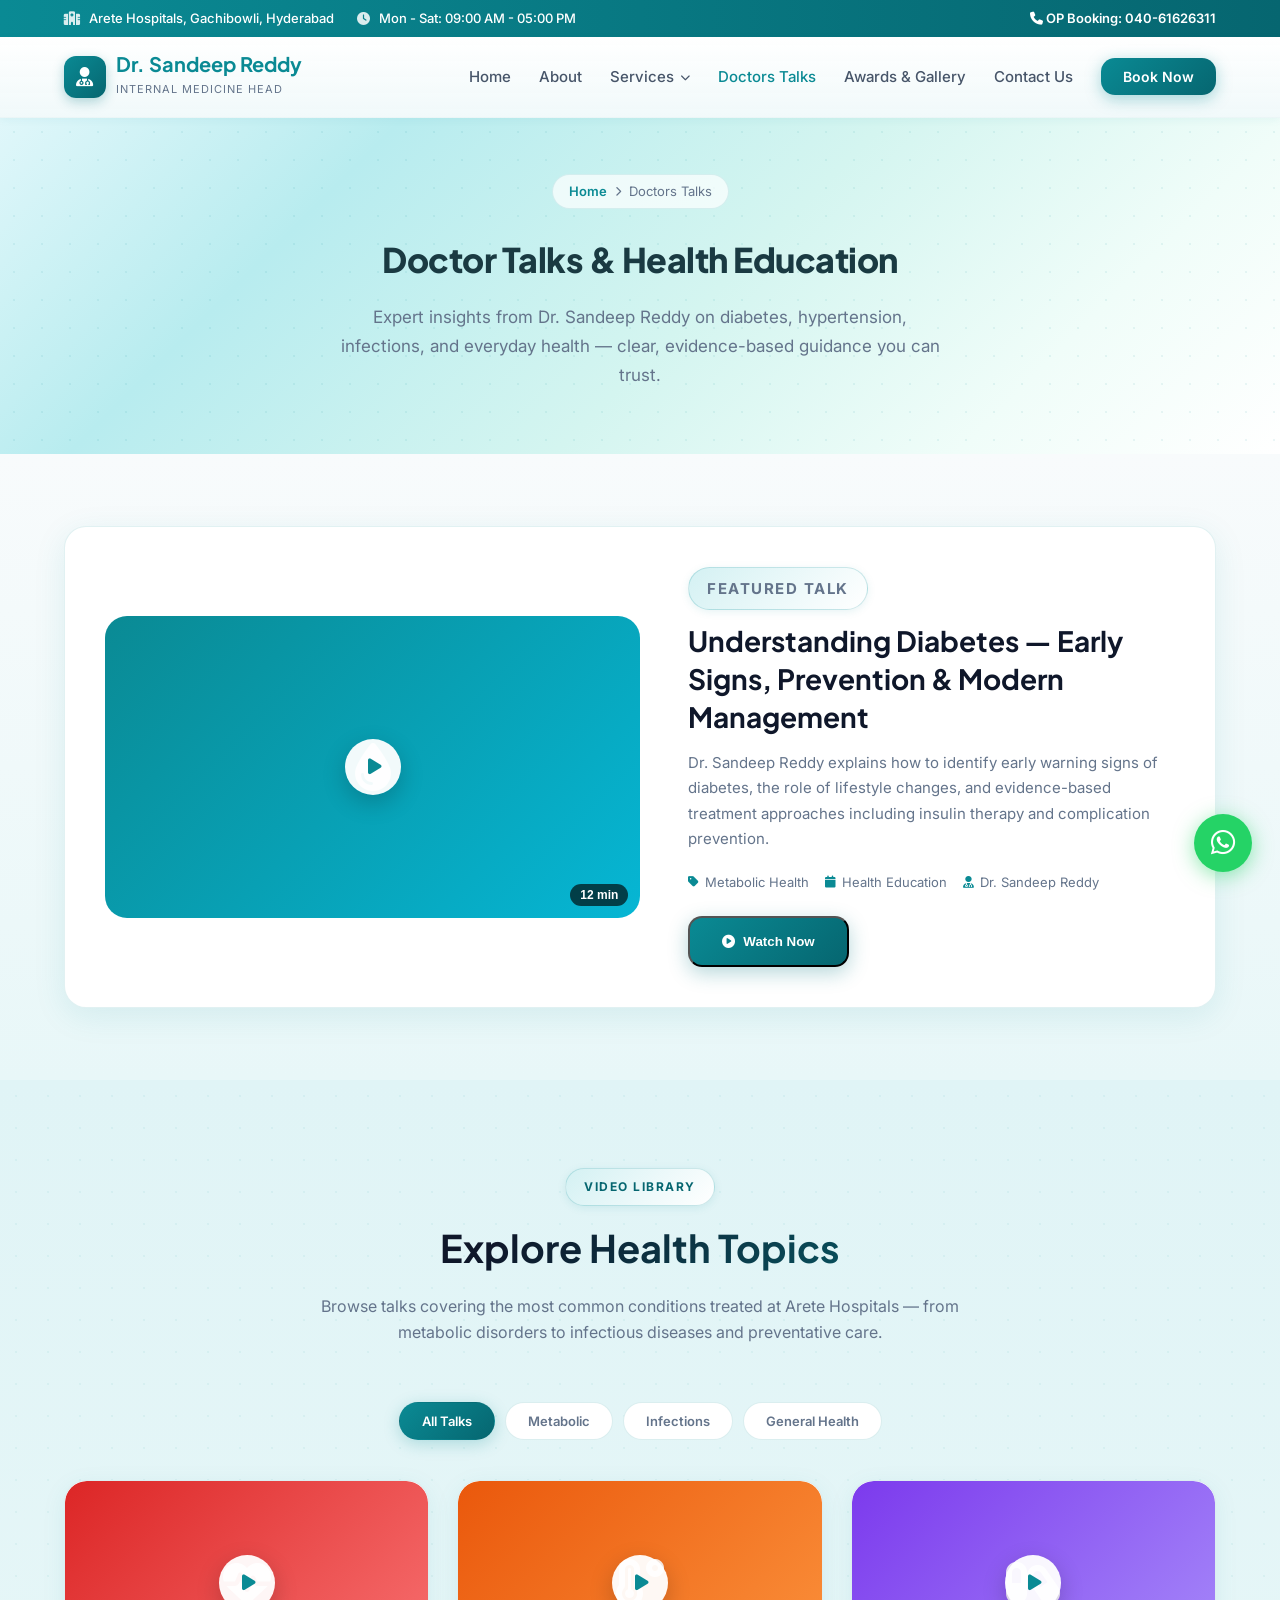
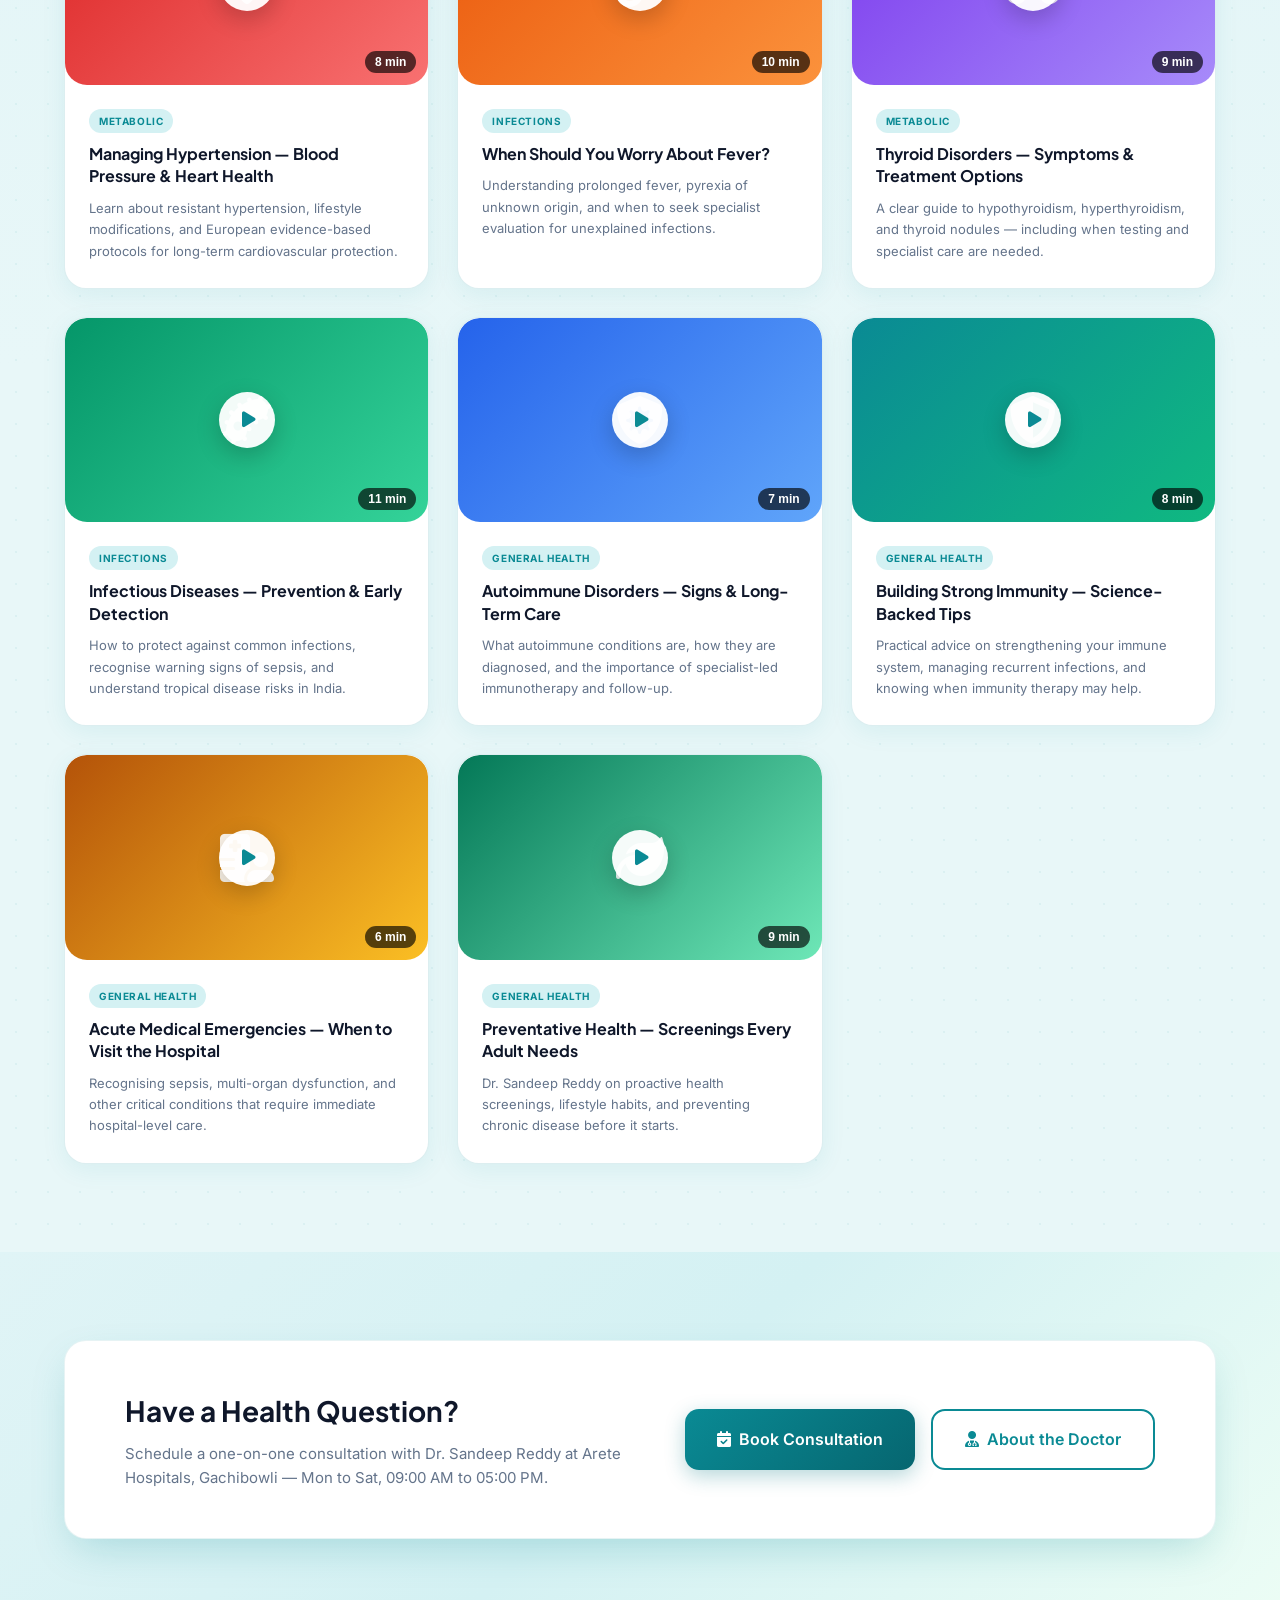
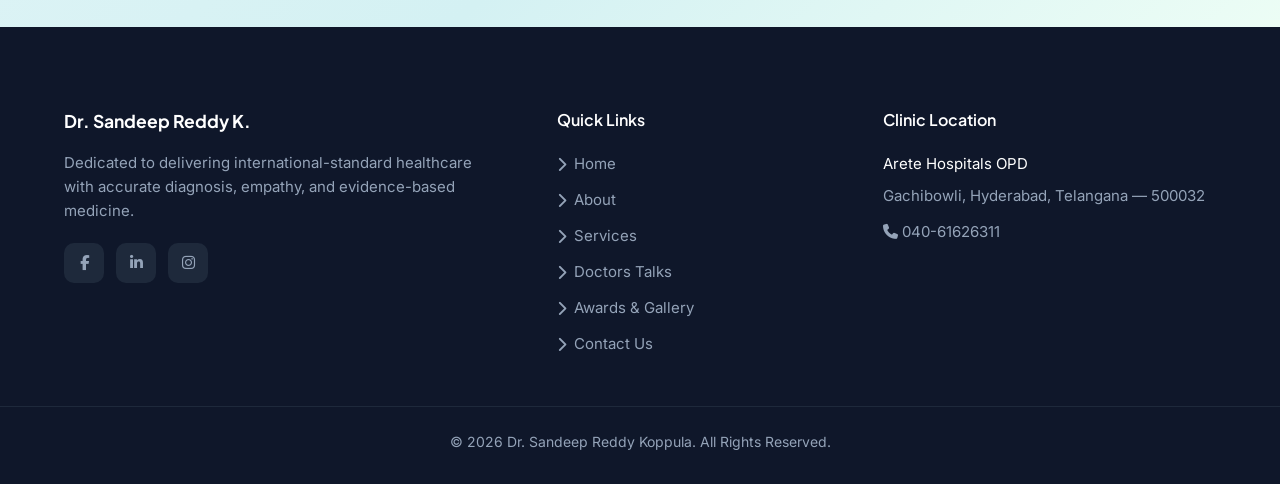
<file: doctors-talks.html>
<!DOCTYPE html>
<html lang="en">
<head>
    <meta charset="UTF-8">
    <meta name="viewport" content="width=device-width, initial-scale=1.0">
    <meta name="description" content="Doctor Talks by Dr. Sandeep Reddy Koppula — health education videos on diabetes, hypertension, infectious diseases, thyroid, and internal medicine at Arete Hospitals, Hyderabad.">
    <title>Doctor Talks | Dr. Sandeep Reddy Koppula — Health Education</title>

    <link rel="preconnect" href="https://fonts.googleapis.com">
    <link rel="preconnect" href="https://fonts.gstatic.com" crossorigin>
    <link href="https://fonts.googleapis.com/css2?family=Inter:wght@300;400;500;600;700&family=Plus+Jakarta+Sans:wght@400;500;600;700;800&display=swap" rel="stylesheet">
    <link rel="stylesheet" href="https://cdnjs.cloudflare.com/ajax/libs/font-awesome/6.4.0/css/all.min.css">
    <link rel="stylesheet" href="styles/site.css">
</head>
<body>

    <div class="site-header-sticky">
    <div class="top-bar">
        <div class="container">
            <div class="top-bar-info">
                <span><i class="fa-solid fa-hospital"></i> Arete Hospitals, Gachibowli, Hyderabad</span>
                <span><i class="fa-solid fa-clock"></i> Mon - Sat: 09:00 AM - 05:00 PM</span>
            </div>
            <div>
                <span style="font-weight:600;"><i class="fa-solid fa-phone"></i> OP Booking: 040-61626311</span>
            </div>
        </div>
    </div>

    <header id="header">
        <div class="container navbar">
            <a href="index.html" class="logo">
                <div class="logo-icon"><i class="fa-solid fa-user-md"></i></div>
                <div class="logo-text">
                    <h2>Dr. Sandeep Reddy</h2>
                    <span>Internal Medicine Head</span>
                </div>
            </a>

            <button class="menu-toggle" id="menuToggle" aria-label="Open menu">
                <i class="fa-solid fa-bars"></i>
            </button>

            <ul class="nav-menu" id="navMenu">
                <button class="menu-close-btn" id="menuCloseBtn" aria-label="Close menu">
                    <i class="fa-solid fa-xmark"></i>
                </button>
                <li><a href="index.html" class="nav-link">Home</a></li>
                <li><a href="about.html" class="nav-link">About</a></li>
                <li class="nav-dropdown">
                    <a href="services.html" class="nav-link">Services <i class="fa-solid fa-chevron-down nav-chevron"></i></a>
                    <ul class="nav-submenu">
                        <li><a href="services.html">All Services</a></li>
                        <li><a href="service-diabetes.html">Diabetes Care</a></li>
                    </ul>
                </li>
                <li><a href="doctors-talks.html" class="nav-link active">Doctors Talks</a></li>
                <li><a href="doctors-awards-gallery.html" class="nav-link">Awards &amp; Gallery</a></li>
                <li><a href="contact.html" class="nav-link">Contact Us</a></li>
                <li><button class="btn-header" id="bookNowBtn">Book Now</button></li>
            </ul>
        </div>
    </header>
    </div>

    <div class="nav-overlay" id="navOverlay" aria-hidden="true"></div>

    <main>

        <section class="page-hero">
            <div class="container">
                <div class="page-hero-inner reveal">
                    <nav class="breadcrumb" aria-label="Breadcrumb">
                        <a href="index.html">Home</a>
                        <i class="fa-solid fa-chevron-right" style="font-size:10px;"></i>
                        <span>Doctors Talks</span>
                    </nav>
                    <h1>Doctor Talks &amp; Health Education</h1>
                    <p>Expert insights from Dr. Sandeep Reddy on diabetes, hypertension, infections, and everyday health — clear, evidence-based guidance you can trust.</p>
                </div>
            </div>
        </section>

        <!-- Featured Talk -->
        <section class="talks-featured-section">
            <div class="container">
                <div class="talks-featured reveal">
                    <button class="talk-thumb talks-featured-thumb" type="button" data-youtube="" aria-label="Play featured talk">
                        <div class="talk-thumb-bg talk-bg-diabetes">
                            <i class="fa-solid fa-droplet"></i>
                        </div>
                        <span class="talk-play-btn"><i class="fa-solid fa-play"></i></span>
                        <span class="talk-duration">12 min</span>
                    </button>
                    <div class="talks-featured-info">
                        <p class="section-label" style="display:inline-block;margin-bottom:12px;">Featured Talk</p>
                        <h2>Understanding Diabetes — Early Signs, Prevention &amp; Modern Management</h2>
                        <p>Dr. Sandeep Reddy explains how to identify early warning signs of diabetes, the role of lifestyle changes, and evidence-based treatment approaches including insulin therapy and complication prevention.</p>
                        <div class="talk-meta">
                            <span><i class="fa-solid fa-tag"></i> Metabolic Health</span>
                            <span><i class="fa-solid fa-calendar"></i> Health Education</span>
                            <span><i class="fa-solid fa-user-md"></i> Dr. Sandeep Reddy</span>
                        </div>
                        <button class="btn-primary talk-watch-btn" type="button" data-youtube="">
                            <i class="fa-solid fa-circle-play"></i> Watch Now
                        </button>
                    </div>
                </div>
            </div>
        </section>

        <!-- All Talks -->
        <section class="talks-page-section">
            <div class="container">
                <div class="section-header reveal">
                    <p class="section-label">Video Library</p>
                    <h2>Explore Health Topics</h2>
                    <p class="section-desc">Browse talks covering the most common conditions treated at Arete Hospitals — from metabolic disorders to infectious diseases and preventative care.</p>
                </div>

                <div class="talks-filter reveal">
                    <button class="talks-filter-btn active" type="button" data-filter="all">All Talks</button>
                    <button class="talks-filter-btn" type="button" data-filter="metabolic">Metabolic</button>
                    <button class="talks-filter-btn" type="button" data-filter="infections">Infections</button>
                    <button class="talks-filter-btn" type="button" data-filter="general">General Health</button>
                </div>

                <div class="talks-grid">

                    <article class="talk-card reveal reveal-delay-1" data-category="metabolic">
                        <button class="talk-thumb" type="button" data-youtube="" aria-label="Play: Managing Hypertension">
                            <div class="talk-thumb-bg talk-bg-hypertension"><i class="fa-solid fa-heart-pulse"></i></div>
                            <span class="talk-play-btn"><i class="fa-solid fa-play"></i></span>
                            <span class="talk-duration">8 min</span>
                        </button>
                        <div class="talk-card-body">
                            <span class="talk-category">Metabolic</span>
                            <h3>Managing Hypertension — Blood Pressure &amp; Heart Health</h3>
                            <p>Learn about resistant hypertension, lifestyle modifications, and European evidence-based protocols for long-term cardiovascular protection.</p>
                        </div>
                    </article>

                    <article class="talk-card reveal reveal-delay-2" data-category="infections">
                        <button class="talk-thumb" type="button" data-youtube="" aria-label="Play: Fever and Infections">
                            <div class="talk-thumb-bg talk-bg-fever"><i class="fa-solid fa-temperature-high"></i></div>
                            <span class="talk-play-btn"><i class="fa-solid fa-play"></i></span>
                            <span class="talk-duration">10 min</span>
                        </button>
                        <div class="talk-card-body">
                            <span class="talk-category">Infections</span>
                            <h3>When Should You Worry About Fever?</h3>
                            <p>Understanding prolonged fever, pyrexia of unknown origin, and when to seek specialist evaluation for unexplained infections.</p>
                        </div>
                    </article>

                    <article class="talk-card reveal reveal-delay-3" data-category="metabolic">
                        <button class="talk-thumb" type="button" data-youtube="" aria-label="Play: Thyroid Disorders">
                            <div class="talk-thumb-bg talk-bg-thyroid"><i class="fa-solid fa-capsules"></i></div>
                            <span class="talk-play-btn"><i class="fa-solid fa-play"></i></span>
                            <span class="talk-duration">9 min</span>
                        </button>
                        <div class="talk-card-body">
                            <span class="talk-category">Metabolic</span>
                            <h3>Thyroid Disorders — Symptoms &amp; Treatment Options</h3>
                            <p>A clear guide to hypothyroidism, hyperthyroidism, and thyroid nodules — including when testing and specialist care are needed.</p>
                        </div>
                    </article>

                    <article class="talk-card reveal reveal-delay-4" data-category="infections">
                        <button class="talk-thumb" type="button" data-youtube="" aria-label="Play: Infectious Diseases">
                            <div class="talk-thumb-bg talk-bg-infection"><i class="fa-solid fa-bacterium"></i></div>
                            <span class="talk-play-btn"><i class="fa-solid fa-play"></i></span>
                            <span class="talk-duration">11 min</span>
                        </button>
                        <div class="talk-card-body">
                            <span class="talk-category">Infections</span>
                            <h3>Infectious Diseases — Prevention &amp; Early Detection</h3>
                            <p>How to protect against common infections, recognise warning signs of sepsis, and understand tropical disease risks in India.</p>
                        </div>
                    </article>

                    <article class="talk-card reveal reveal-delay-1" data-category="general">
                        <button class="talk-thumb" type="button" data-youtube="" aria-label="Play: Autoimmune Disorders">
                            <div class="talk-thumb-bg talk-bg-autoimmune"><i class="fa-solid fa-shield-virus"></i></div>
                            <span class="talk-play-btn"><i class="fa-solid fa-play"></i></span>
                            <span class="talk-duration">7 min</span>
                        </button>
                        <div class="talk-card-body">
                            <span class="talk-category">General Health</span>
                            <h3>Autoimmune Disorders — Signs &amp; Long-Term Care</h3>
                            <p>What autoimmune conditions are, how they are diagnosed, and the importance of specialist-led immunotherapy and follow-up.</p>
                        </div>
                    </article>

                    <article class="talk-card reveal reveal-delay-2" data-category="general">
                        <button class="talk-thumb" type="button" data-youtube="" aria-label="Play: Immunity and Wellness">
                            <div class="talk-thumb-bg talk-bg-immunity"><i class="fa-solid fa-shield-halved"></i></div>
                            <span class="talk-play-btn"><i class="fa-solid fa-play"></i></span>
                            <span class="talk-duration">8 min</span>
                        </button>
                        <div class="talk-card-body">
                            <span class="talk-category">General Health</span>
                            <h3>Building Strong Immunity — Science-Backed Tips</h3>
                            <p>Practical advice on strengthening your immune system, managing recurrent infections, and knowing when immunity therapy may help.</p>
                        </div>
                    </article>

                    <article class="talk-card reveal reveal-delay-3" data-category="general">
                        <button class="talk-thumb" type="button" data-youtube="" aria-label="Play: Acute Medical Emergencies">
                            <div class="talk-thumb-bg talk-bg-acute"><i class="fa-solid fa-hospital-user"></i></div>
                            <span class="talk-play-btn"><i class="fa-solid fa-play"></i></span>
                            <span class="talk-duration">6 min</span>
                        </button>
                        <div class="talk-card-body">
                            <span class="talk-category">General Health</span>
                            <h3>Acute Medical Emergencies — When to Visit the Hospital</h3>
                            <p>Recognising sepsis, multi-organ dysfunction, and other critical conditions that require immediate hospital-level care.</p>
                        </div>
                    </article>

                    <article class="talk-card reveal reveal-delay-4" data-category="general">
                        <button class="talk-thumb" type="button" data-youtube="" aria-label="Play: Preventative Health">
                            <div class="talk-thumb-bg talk-bg-prevent"><i class="fa-solid fa-leaf"></i></div>
                            <span class="talk-play-btn"><i class="fa-solid fa-play"></i></span>
                            <span class="talk-duration">9 min</span>
                        </button>
                        <div class="talk-card-body">
                            <span class="talk-category">General Health</span>
                            <h3>Preventative Health — Screenings Every Adult Needs</h3>
                            <p>Dr. Sandeep Reddy on proactive health screenings, lifestyle habits, and preventing chronic disease before it starts.</p>
                        </div>
                    </article>

                </div>
            </div>
        </section>


        <section class="about-cta">
            <div class="container">
                <div class="about-cta-inner reveal">
                    <div>
                        <h2>Have a Health Question?</h2>
                        <p>Schedule a one-on-one consultation with Dr. Sandeep Reddy at Arete Hospitals, Gachibowli — Mon to Sat, 09:00 AM to 05:00 PM.</p>
                    </div>
                    <div class="about-cta-btns">
                        <a href="index.html#booking" class="btn-primary">
                            <i class="fa-solid fa-calendar-check"></i> Book Consultation
                        </a>
                        <a href="about.html" class="btn-secondary">
                            <i class="fa-solid fa-user-md"></i> About the Doctor
                        </a>
                    </div>
                </div>
            </div>
        </section>

    </main>

    <footer>
        <div class="container footer-grid">
            <div class="footer-logo">
                <h3>Dr. Sandeep Reddy K.</h3>
                <p>Dedicated to delivering international-standard healthcare with accurate diagnosis, empathy, and evidence-based medicine.</p>
                <div class="footer-social">
                    <a href="#" aria-label="Facebook"><i class="fa-brands fa-facebook-f"></i></a>
                    <a href="#" aria-label="LinkedIn"><i class="fa-brands fa-linkedin-in"></i></a>
                    <a href="#" aria-label="Instagram"><i class="fa-brands fa-instagram"></i></a>
                </div>
            </div>
            <div>
                <h4 class="footer-title">Quick Links</h4>
                <div class="footer-links">
                    <a href="index.html"><i class="fa-solid fa-chevron-right"></i> Home</a>
                    <a href="about.html"><i class="fa-solid fa-chevron-right"></i> About</a>
                    <a href="services.html"><i class="fa-solid fa-chevron-right"></i> Services</a>
                    <a href="doctors-talks.html"><i class="fa-solid fa-chevron-right"></i> Doctors Talks</a>
                    <a href="doctors-awards-gallery.html"><i class="fa-solid fa-chevron-right"></i> Awards &amp; Gallery</a>
                    <a href="contact.html"><i class="fa-solid fa-chevron-right"></i> Contact Us</a>
                </div>
            </div>
            <div>
                <h4 class="footer-title">Clinic Location</h4>
                <p style="color:white;margin-bottom:8px;">Arete Hospitals OPD</p>
                <p>Gachibowli, Hyderabad, Telangana — 500032</p>
                <p style="margin-top:12px;"><i class="fa-solid fa-phone"></i> 040-61626311</p>
            </div>
        </div>
        <div class="footer-bottom">
            <p>&copy; 2026 Dr. Sandeep Reddy Koppula. All Rights Reserved.</p>
        </div>
    </footer>

    <a href="https://wa.me/914061626311" class="whatsapp-float" target="_blank" rel="noopener" aria-label="Chat on WhatsApp">
        <i class="fa-brands fa-whatsapp"></i>
    </a>

    <!-- Video Modal -->
    <div class="video-modal" id="videoModal">
        <div class="modal-overlay" id="videoModalOverlay"></div>
        <div class="video-modal-content">
            <button class="modal-close" id="videoModalClose" aria-label="Close video">&times;</button>
            <div class="video-modal-player" id="videoModalPlayer">
                <div class="video-placeholder" id="videoPlaceholder">
                    <i class="fa-solid fa-video"></i>
                    <h3>Video Coming Soon</h3>
                    <p>This talk will be available shortly. Book a consultation for personalised guidance in the meantime.</p>
                    <a href="index.html#booking" class="btn-primary">Book Consultation</a>
                </div>
            </div>
        </div>
    </div>

    <!-- Quick Booking Modal -->
    <div class="booking-modal" id="bookingModal">
        <div class="modal-overlay" id="modalOverlay"></div>
        <div class="modal-content">
            <button class="modal-close" id="modalClose">&times;</button>
            <h3>Quick Booking</h3>
            <p class="modal-subtitle">Schedule your consultation with Dr. Sandeep Reddy</p>
            <form id="quickBookingForm" class="modal-form">
                <div class="form-group">
                    <label for="modalName">Full Name</label>
                    <input type="text" id="modalName" name="name" placeholder="Enter your name" required>
                </div>
                <div class="form-group">
                    <label for="modalEmail">Email Address</label>
                    <input type="email" id="modalEmail" name="email" placeholder="Enter your email" required>
                </div>
                <div class="form-group">
                    <label for="modalPhone">Mobile Number</label>
                    <input type="tel" id="modalPhone" name="phone" placeholder="Enter your mobile number" pattern="[0-9\-\+\(\)\s]+" required>
                </div>
                <button type="submit" class="btn-primary modal-submit">Submit</button>
            </form>
        </div>
    </div>

    <script>
        const menuToggle = document.getElementById('menuToggle');
        const menuCloseBtn = document.getElementById('menuCloseBtn');
        const navMenu = document.getElementById('navMenu');
        const navOverlay = document.getElementById('navOverlay');
        const html = document.documentElement;

        function closeMenu() {
            navMenu.classList.remove('open');
            navOverlay.classList.remove('open');
            html.classList.remove('menu-open');
            document.body.style.overflow = '';
            document.querySelectorAll('.nav-dropdown').forEach(d => d.classList.remove('open'));
        }

        menuToggle.addEventListener('click', () => {
            navMenu.classList.toggle('open');
            navOverlay.classList.toggle('open');
            html.classList.toggle('menu-open');
            document.body.style.overflow = navMenu.classList.contains('open') ? 'hidden' : '';
        });
        menuCloseBtn.addEventListener('click', closeMenu);
        navOverlay.addEventListener('click', closeMenu);
        navMenu.querySelectorAll('.nav-submenu a').forEach(link => link.addEventListener('click', closeMenu));
        navMenu.querySelectorAll('a:not(.nav-dropdown > .nav-link)').forEach(link => link.addEventListener('click', closeMenu));

        document.querySelectorAll('.nav-dropdown > .nav-link').forEach(trigger => {
            trigger.addEventListener('click', (e) => {
                if (window.innerWidth <= 992) {
                    e.preventDefault();
                    trigger.closest('.nav-dropdown').classList.toggle('open');
                }
            });
        });

        const header = document.getElementById('header');
        window.addEventListener('scroll', () => {
            header.classList.toggle('scrolled', window.scrollY > 40);
        });

        const revealEls = document.querySelectorAll('.reveal');
        const revealObserver = new IntersectionObserver((entries) => {
            entries.forEach(entry => {
                if (entry.isIntersecting) entry.target.classList.add('visible');
            });
        }, { threshold: 0.1, rootMargin: '0px 0px -40px 0px' });
        revealEls.forEach(el => revealObserver.observe(el));

        // Category filter
        const filterBtns = document.querySelectorAll('.talks-filter-btn');
        const talkCards = document.querySelectorAll('.talk-card');

        filterBtns.forEach(btn => {
            btn.addEventListener('click', () => {
                filterBtns.forEach(b => b.classList.remove('active'));
                btn.classList.add('active');
                const filter = btn.dataset.filter;
                talkCards.forEach(card => {
                    card.style.display = (filter === 'all' || card.dataset.category === filter) ? '' : 'none';
                });
            });
        });

        // Video modal
        const videoModal = document.getElementById('videoModal');
        const videoModalOverlay = document.getElementById('videoModalOverlay');
        const videoModalClose = document.getElementById('videoModalClose');
        const videoModalPlayer = document.getElementById('videoModalPlayer');
        const videoPlaceholder = document.getElementById('videoPlaceholder');

        function openVideoModal(youtubeId) {
            videoModalPlayer.querySelector('iframe')?.remove();
            if (youtubeId) {
                videoPlaceholder.style.display = 'none';
                const iframe = document.createElement('iframe');
                iframe.src = `https://www.youtube.com/embed/${youtubeId}?autoplay=1&rel=0`;
                iframe.title = 'Doctor Talk Video';
                iframe.allow = 'accelerometer; autoplay; clipboard-write; encrypted-media; gyroscope; picture-in-picture';
                iframe.allowFullscreen = true;
                videoModalPlayer.appendChild(iframe);
            } else {
                videoPlaceholder.style.display = '';
            }
            videoModal.classList.add('open');
            document.body.style.overflow = 'hidden';
        }

        function closeVideoModal() {
            videoModal.classList.remove('open');
            document.body.style.overflow = '';
            videoModalPlayer.querySelector('iframe')?.remove();
            videoPlaceholder.style.display = '';
        }

        document.querySelectorAll('[data-youtube]').forEach(el => {
            el.addEventListener('click', () => openVideoModal(el.dataset.youtube));
        });

        videoModalClose.addEventListener('click', closeVideoModal);
        videoModalOverlay.addEventListener('click', closeVideoModal);
        document.addEventListener('keydown', (e) => {
            if (e.key === 'Escape') closeVideoModal();
        });

        // Booking modal
        const bookingModal = document.getElementById('bookingModal');
        const modalOverlay = document.getElementById('modalOverlay');
        const modalClose = document.getElementById('modalClose');
        const bookNowBtn = document.getElementById('bookNowBtn');
        const quickBookingForm = document.getElementById('quickBookingForm');

        function openModal() {
            bookingModal.classList.add('open');
            document.body.style.overflow = 'hidden';
        }
        function closeModal() {
            bookingModal.classList.remove('open');
            document.body.style.overflow = '';
        }

        bookNowBtn.addEventListener('click', openModal);
        modalClose.addEventListener('click', closeModal);
        modalOverlay.addEventListener('click', closeModal);

        quickBookingForm.addEventListener('submit', (e) => {
            e.preventDefault();
            const btn = e.target.querySelector('.modal-submit');
            const original = btn.innerHTML;
            btn.innerHTML = '<i class="fa-solid fa-spinner fa-spin"></i> Submitting...';
            btn.disabled = true;
            setTimeout(() => {
                btn.innerHTML = '<i class="fa-solid fa-check"></i> Submitted Successfully!';
                setTimeout(() => {
                    btn.innerHTML = original;
                    btn.disabled = false;
                    quickBookingForm.reset();
                    closeModal();
                }, 1500);
            }, 1200);
        });
    </script>

</body>
</html>
</file>
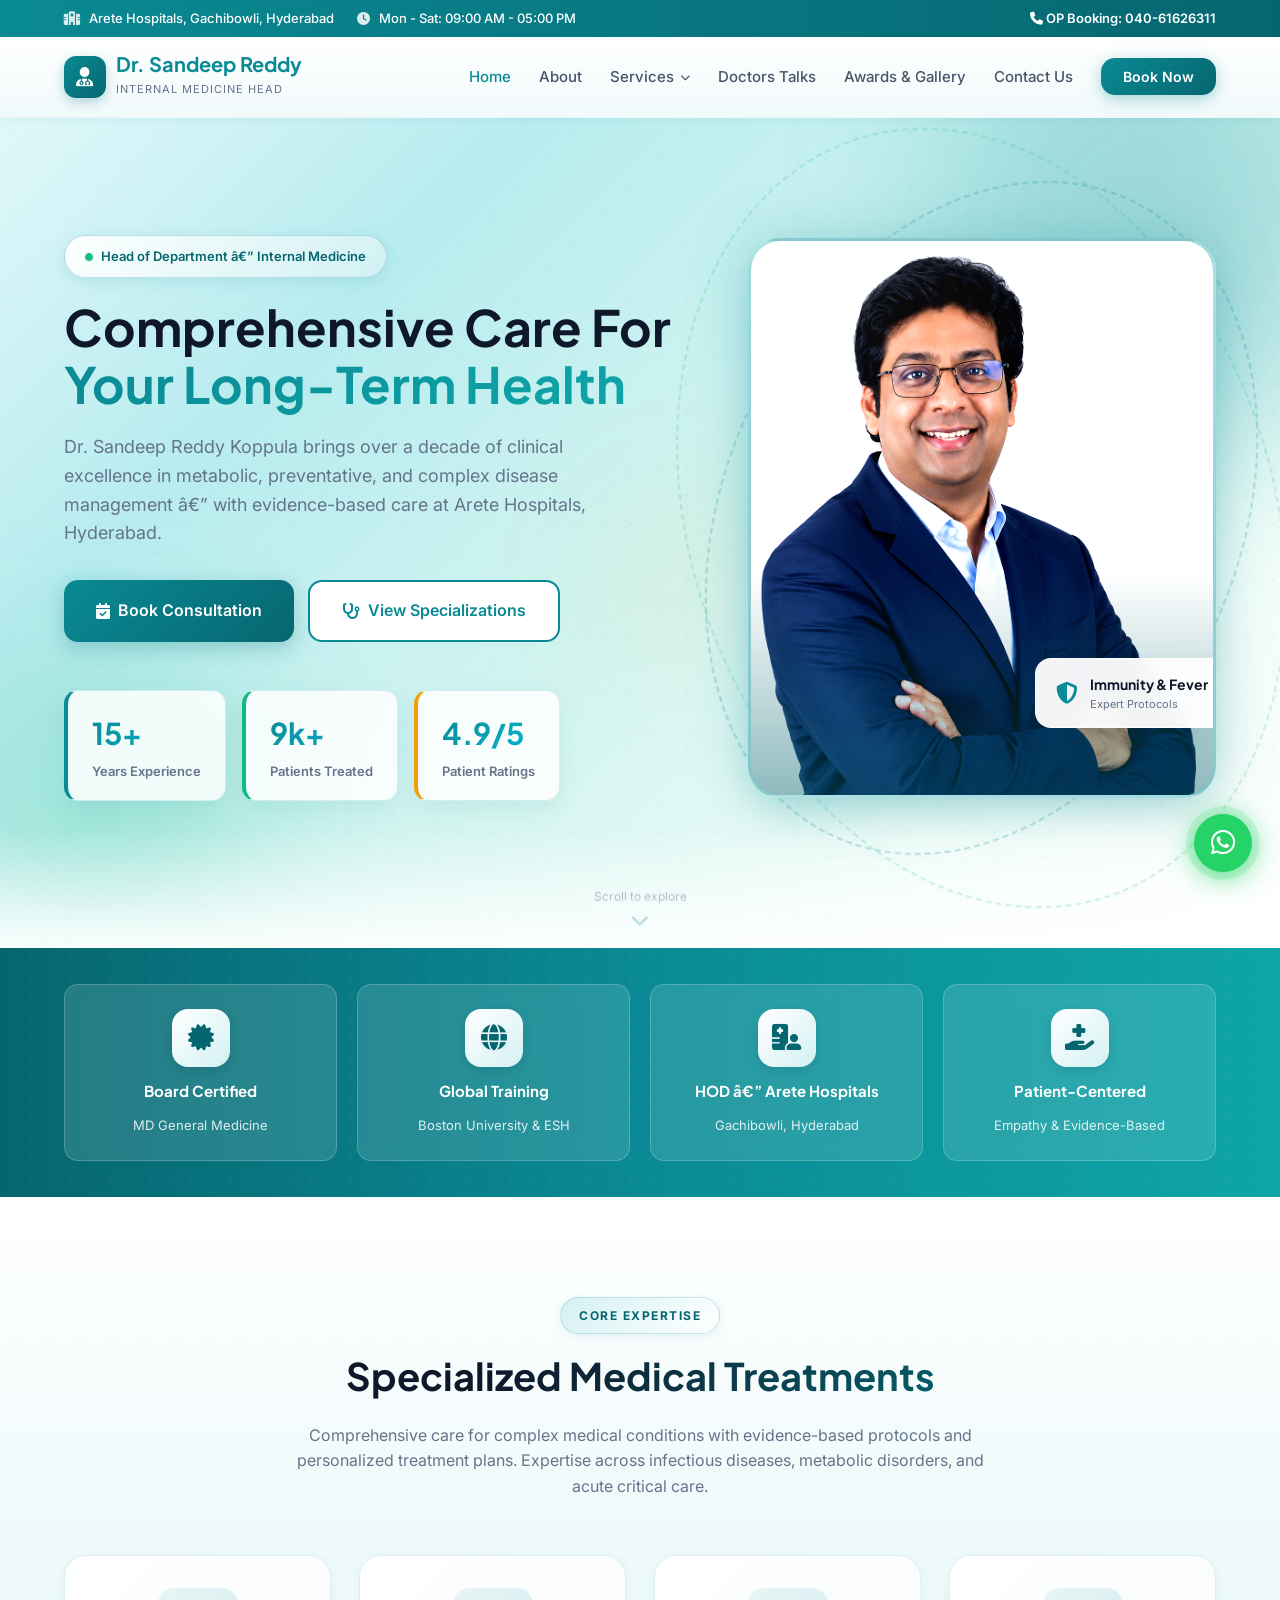
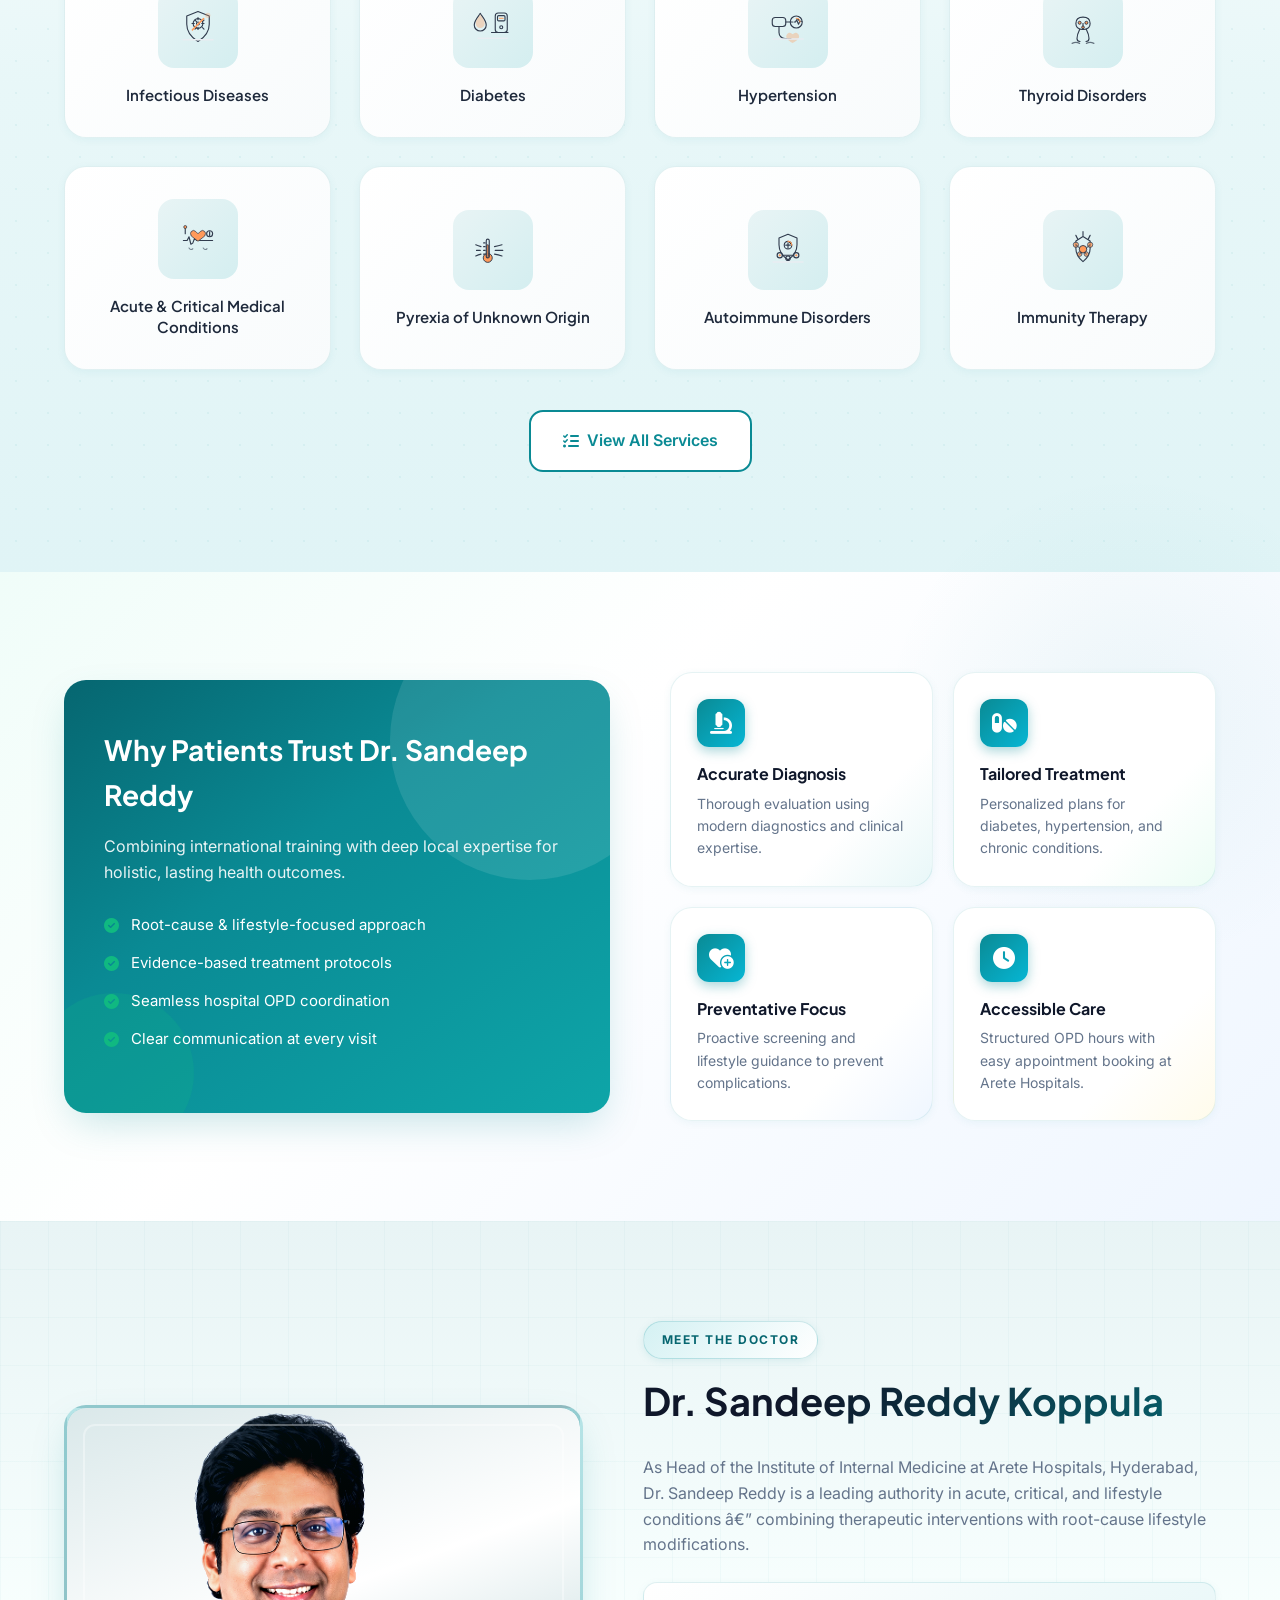
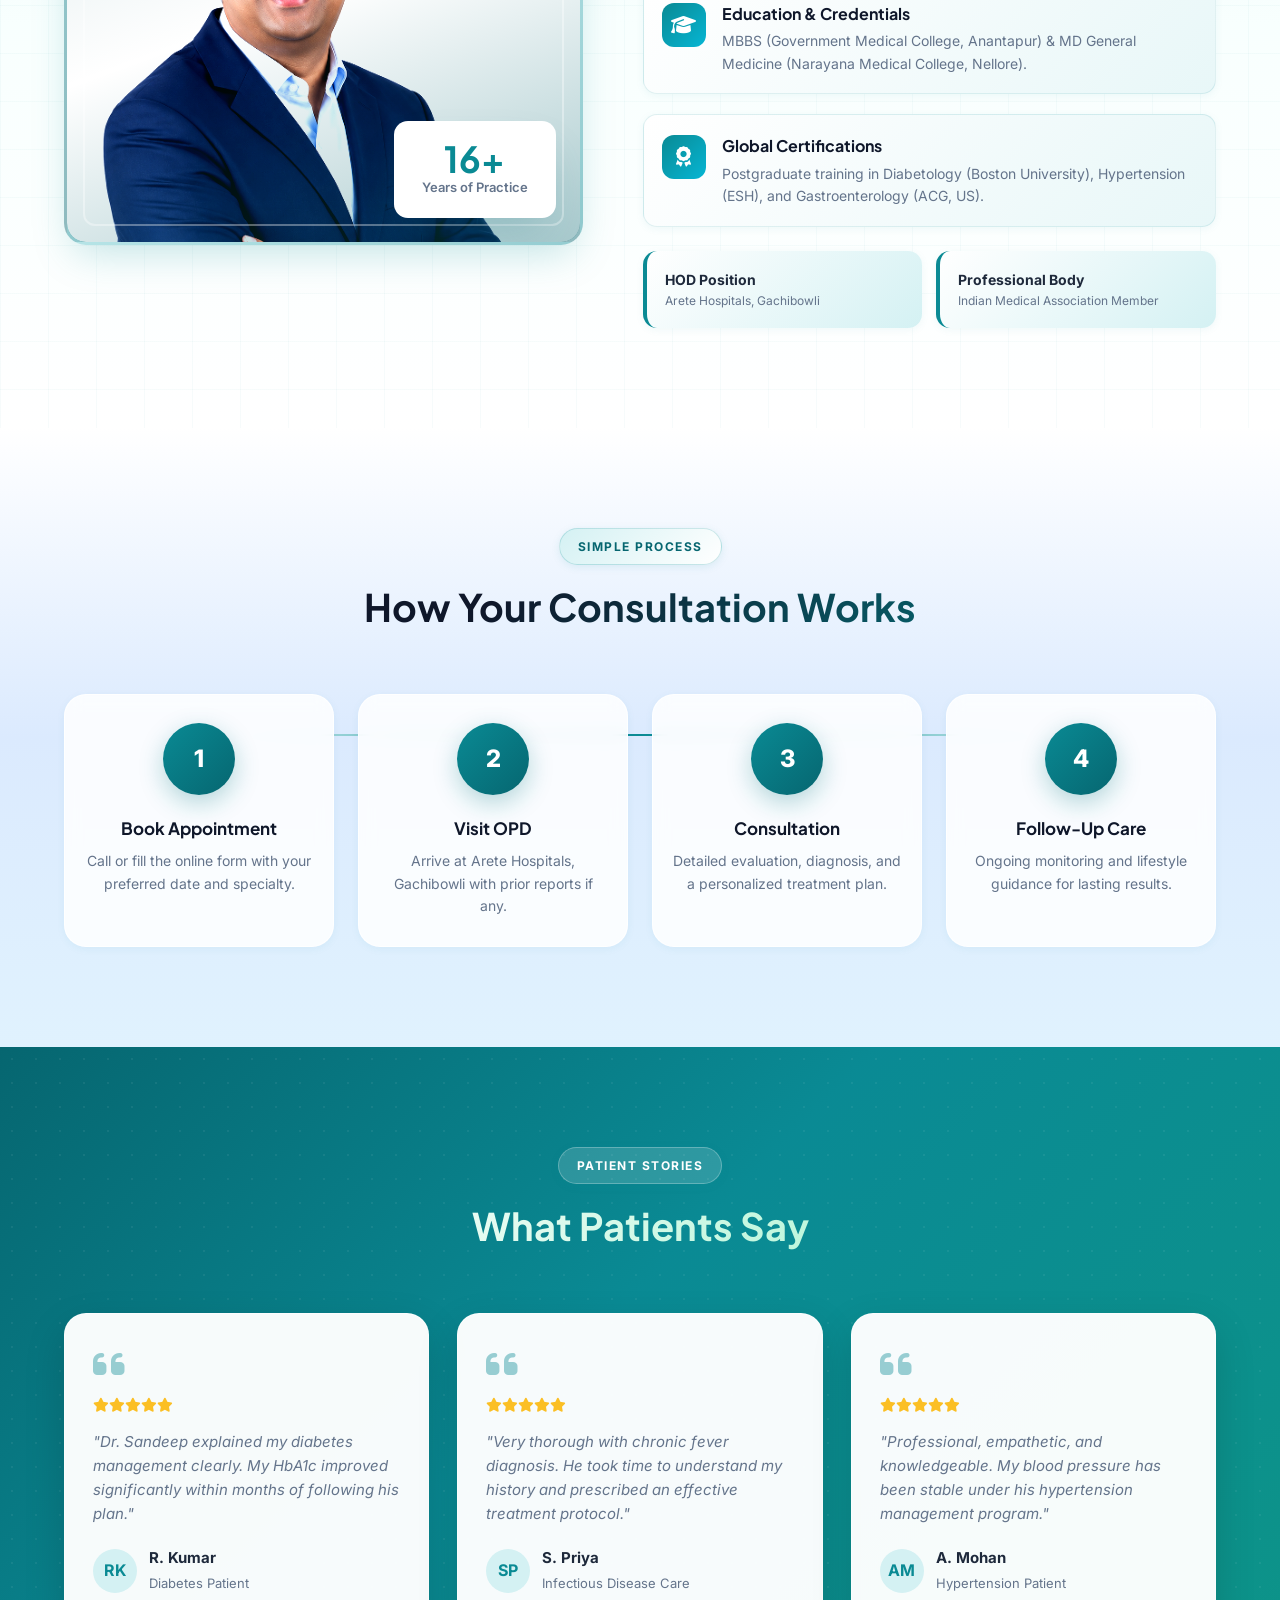
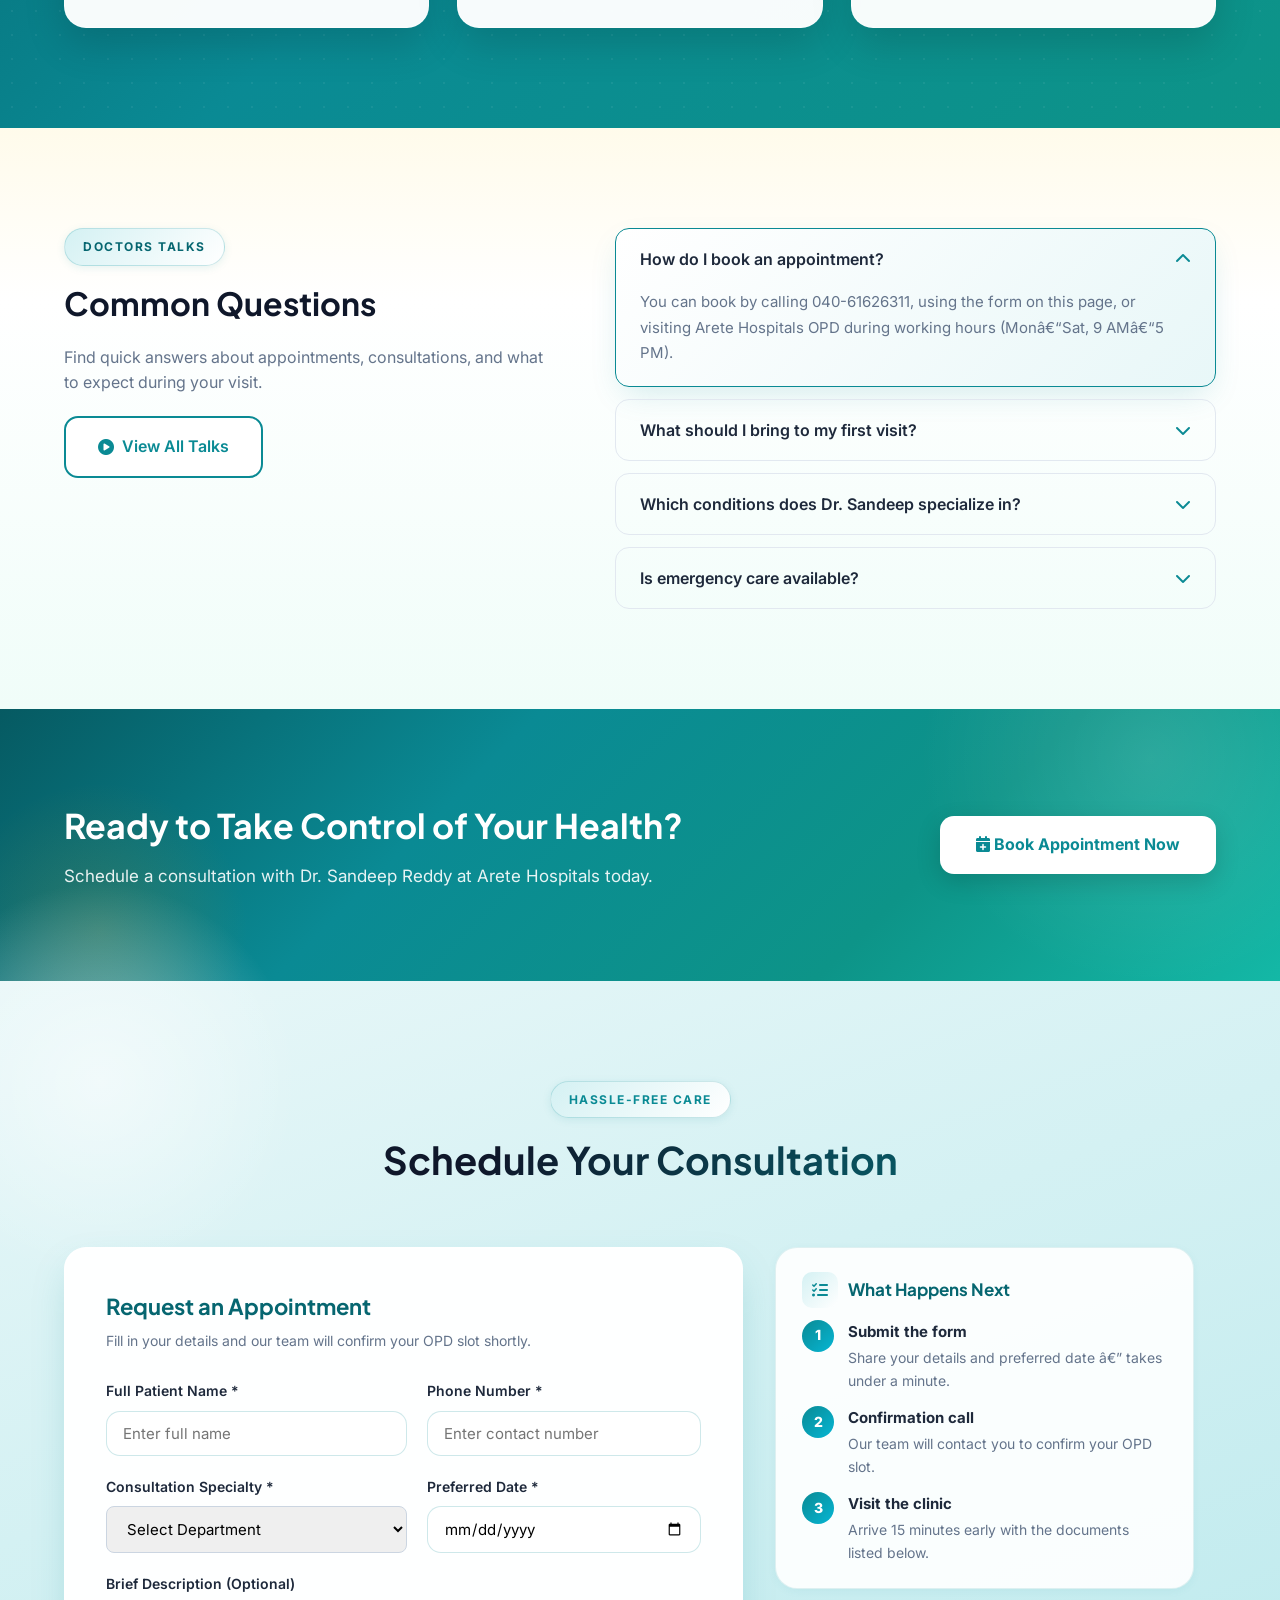
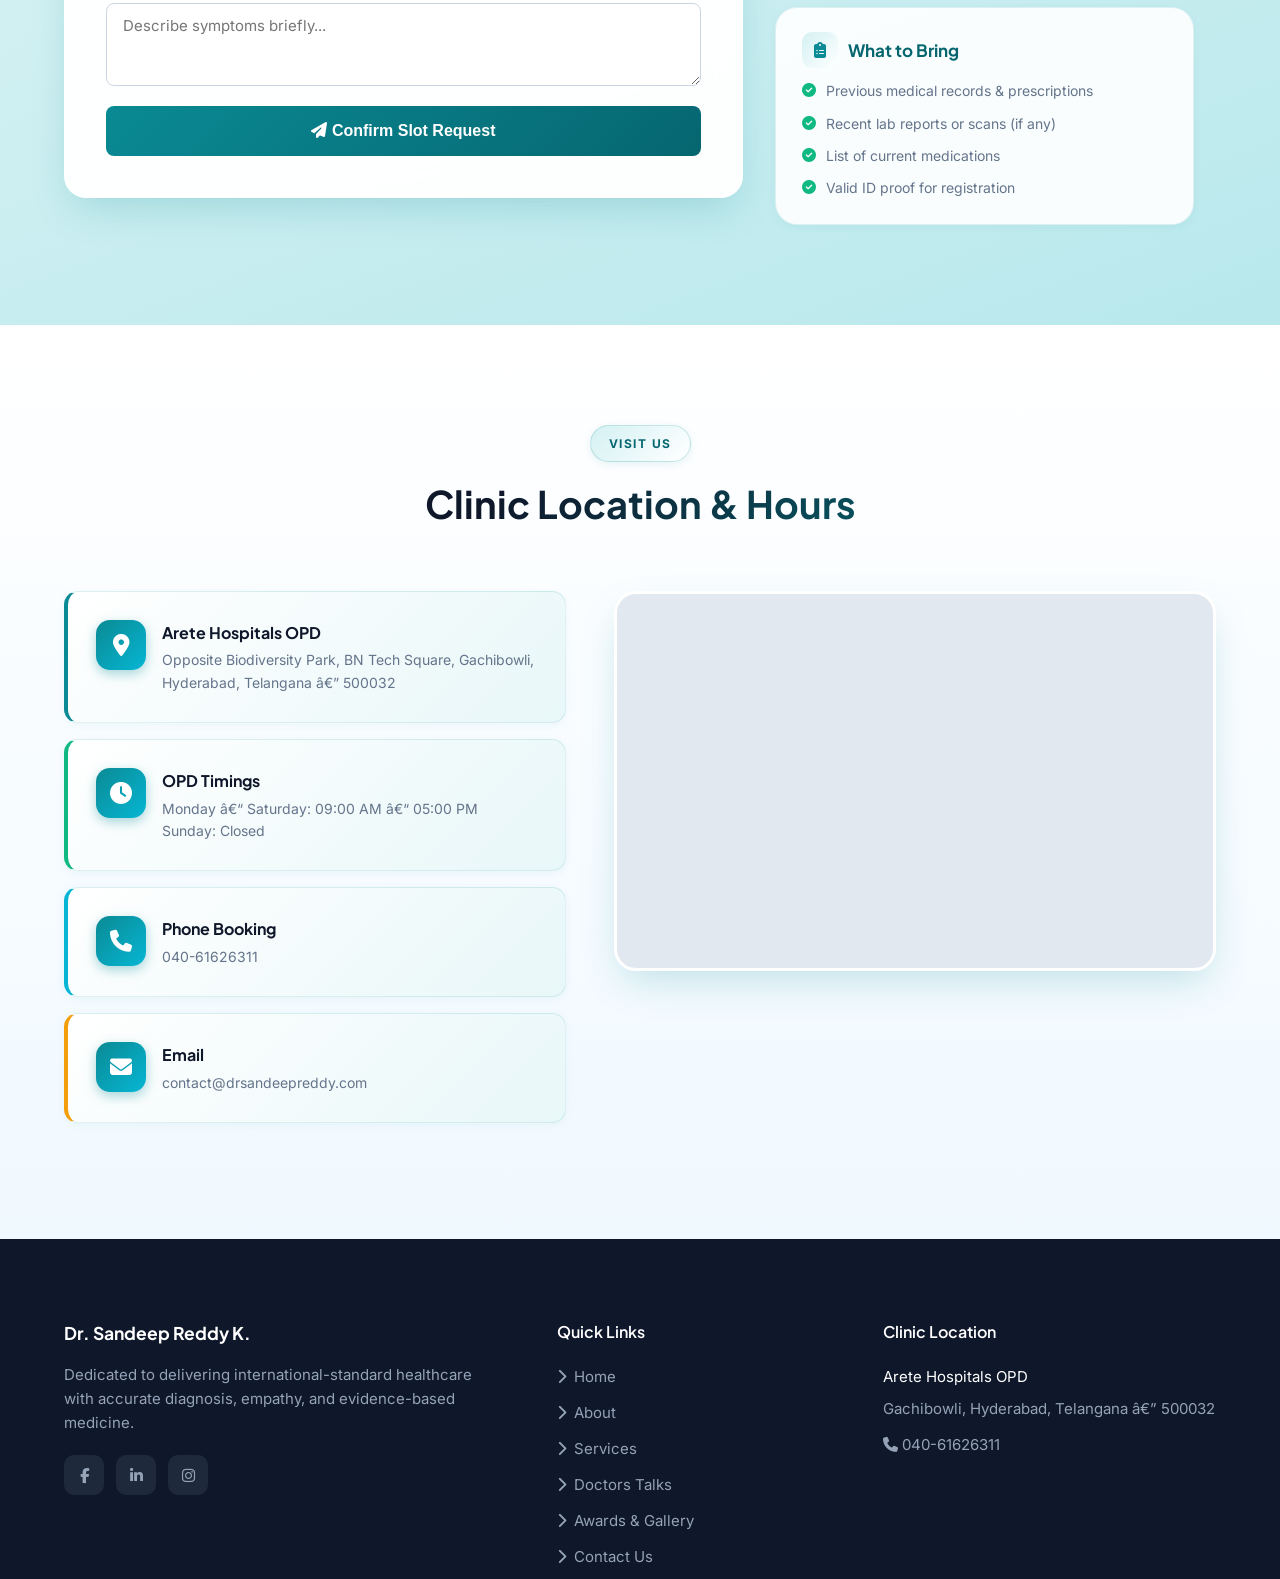
<file: gemini-code-1779863863442.html>
<!DOCTYPE html>
<html lang="en">
<head>
    <meta charset="UTF-8">
    <meta http-equiv="refresh" content="0; url=index.html">
    <title>Redirecting...</title>
</head>
<body>
    <p>Redirecting to <a href="index.html">homepage</a>...</p>
</body>
</html>
</file>
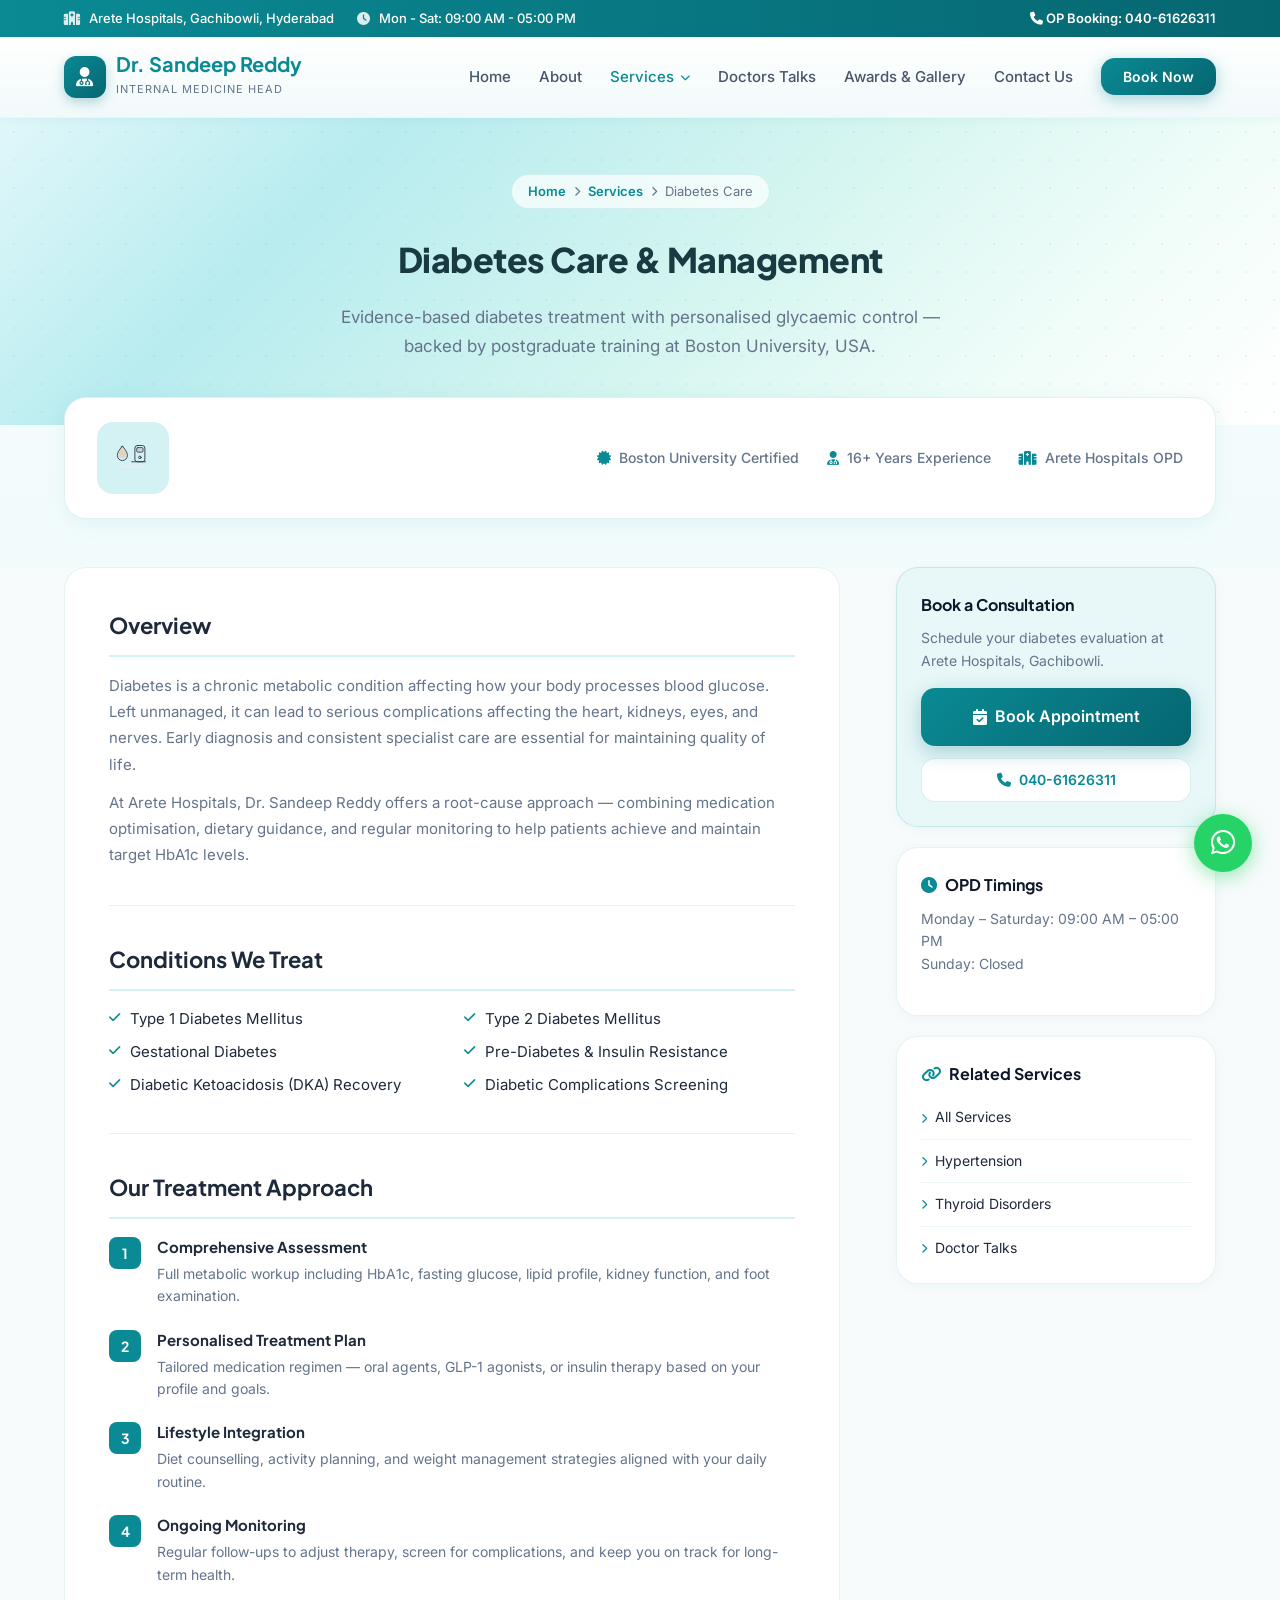
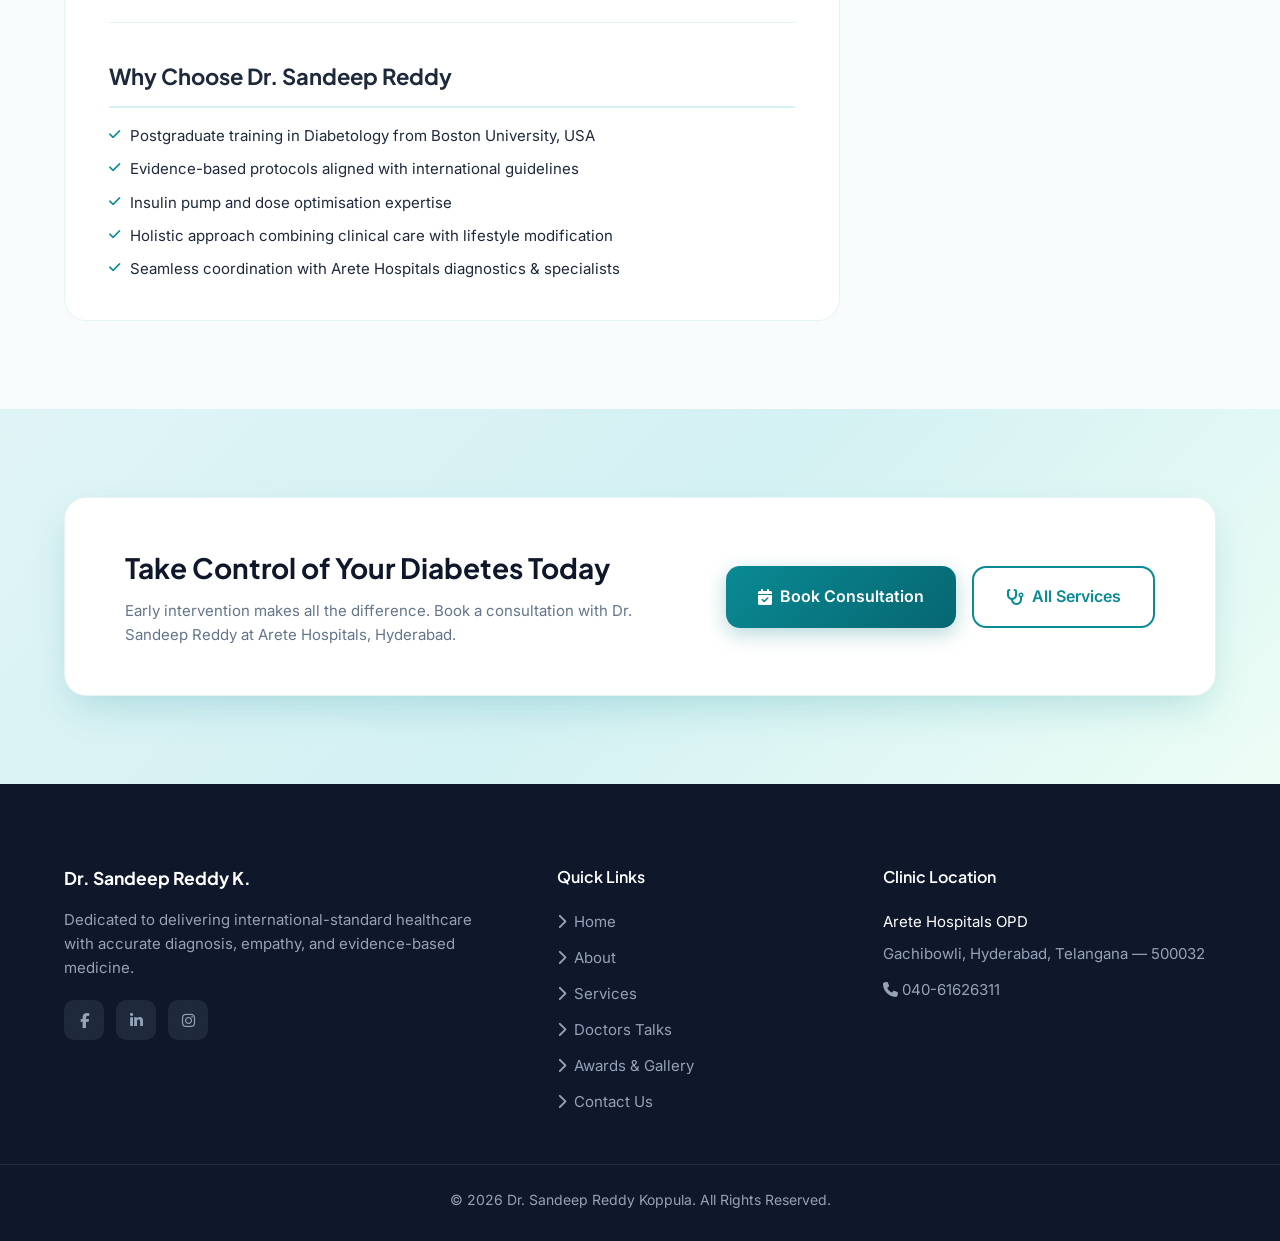
<file: service-diabetes.html>
<!DOCTYPE html>
<html lang="en">
<head>
    <meta charset="UTF-8">
    <meta name="viewport" content="width=device-width, initial-scale=1.0">
    <meta name="description" content="Expert diabetes care by Dr. Sandeep Reddy Koppula at Arete Hospitals, Hyderabad. Type 1 & Type 2 management, insulin therapy, and complication prevention.">
    <title>Diabetes Care | Dr. Sandeep Reddy Koppula — Internal Medicine</title>

    <link rel="preconnect" href="https://fonts.googleapis.com">
    <link rel="preconnect" href="https://fonts.gstatic.com" crossorigin>
    <link href="https://fonts.googleapis.com/css2?family=Inter:wght@300;400;500;600;700&family=Plus+Jakarta+Sans:wght@400;500;600;700;800&display=swap" rel="stylesheet">
    <link rel="stylesheet" href="https://cdnjs.cloudflare.com/ajax/libs/font-awesome/6.4.0/css/all.min.css">
    <link rel="stylesheet" href="styles/site.css">
</head>
<body>

    <div class="site-header-sticky">
        <div class="top-bar">
            <div class="container">
                <div class="top-bar-info">
                    <span><i class="fa-solid fa-hospital"></i> Arete Hospitals, Gachibowli, Hyderabad</span>
                    <span><i class="fa-solid fa-clock"></i> Mon - Sat: 09:00 AM - 05:00 PM</span>
                </div>
                <div>
                    <span style="font-weight:600;"><i class="fa-solid fa-phone"></i> OP Booking: 040-61626311</span>
                </div>
            </div>
        </div>

        <header id="header">
            <div class="container navbar">
                <a href="index.html" class="logo">
                    <div class="logo-icon"><i class="fa-solid fa-user-md"></i></div>
                    <div class="logo-text">
                        <h2>Dr. Sandeep Reddy</h2>
                        <span>Internal Medicine Head</span>
                    </div>
                </a>

                <button class="menu-toggle" id="menuToggle" aria-label="Open menu">
                    <i class="fa-solid fa-bars"></i>
                </button>

                <ul class="nav-menu" id="navMenu">
                    <button class="menu-close-btn" id="menuCloseBtn" aria-label="Close menu">
                        <i class="fa-solid fa-xmark"></i>
                    </button>
                    <li><a href="index.html" class="nav-link">Home</a></li>
                    <li><a href="about.html" class="nav-link">About</a></li>
                    <li class="nav-dropdown open-on-mobile">
                        <a href="services.html" class="nav-link active">Services <i class="fa-solid fa-chevron-down nav-chevron"></i></a>
                        <ul class="nav-submenu">
                            <li><a href="services.html">All Services</a></li>
                            <li><a href="service-diabetes.html" class="active">Diabetes Care</a></li>
                        </ul>
                    </li>
                    <li><a href="doctors-talks.html" class="nav-link">Doctors Talks</a></li>
                    <li><a href="doctors-awards-gallery.html" class="nav-link">Awards &amp; Gallery</a></li>
                    <li><a href="contact.html" class="nav-link">Contact Us</a></li>
                    <li><button class="btn-header" id="bookNowBtn">Book Now</button></li>
                </ul>
            </div>
        </header>
    </div>

    <div class="nav-overlay" id="navOverlay" aria-hidden="true"></div>

    <main>

        <section class="page-hero">
            <div class="container">
                <div class="page-hero-inner reveal">
                    <nav class="breadcrumb" aria-label="Breadcrumb">
                        <a href="index.html">Home</a>
                        <i class="fa-solid fa-chevron-right" style="font-size:10px;"></i>
                        <a href="services.html">Services</a>
                        <i class="fa-solid fa-chevron-right" style="font-size:10px;"></i>
                        <span>Diabetes Care</span>
                    </nav>
                    <h1>Diabetes Care &amp; Management</h1>
                    <p>Evidence-based diabetes treatment with personalised glycaemic control — backed by postgraduate training at Boston University, USA.</p>
                </div>
            </div>
        </section>

        <section class="sd-intro">
            <div class="container">
                <div class="sd-intro-bar reveal">
                    <div class="sd-intro-icon">
                        <img src="images/service-diabetes.svg" alt="Diabetes care" loading="eager" decoding="async">
                    </div>
                    <div class="sd-intro-meta">
                        <span><i class="fa-solid fa-certificate"></i> Boston University Certified</span>
                        <span><i class="fa-solid fa-user-doctor"></i> 16+ Years Experience</span>
                        <span><i class="fa-solid fa-hospital"></i> Arete Hospitals OPD</span>
                    </div>
                </div>
            </div>
        </section>

        <section class="service-detail-body">
            <div class="container">
                <div class="service-detail-layout">

                    <div class="service-detail-main reveal">

                        <div class="sd-section">
                            <h2 class="sd-heading">Overview</h2>
                            <p>Diabetes is a chronic metabolic condition affecting how your body processes blood glucose. Left unmanaged, it can lead to serious complications affecting the heart, kidneys, eyes, and nerves. Early diagnosis and consistent specialist care are essential for maintaining quality of life.</p>
                            <p>At Arete Hospitals, Dr. Sandeep Reddy offers a root-cause approach — combining medication optimisation, dietary guidance, and regular monitoring to help patients achieve and maintain target HbA1c levels.</p>
                        </div>

                        <div class="sd-section">
                            <h2 class="sd-heading">Conditions We Treat</h2>
                            <ul class="sd-list sd-list-2col">
                                <li><i class="fa-solid fa-check"></i> Type 1 Diabetes Mellitus</li>
                                <li><i class="fa-solid fa-check"></i> Type 2 Diabetes Mellitus</li>
                                <li><i class="fa-solid fa-check"></i> Gestational Diabetes</li>
                                <li><i class="fa-solid fa-check"></i> Pre-Diabetes &amp; Insulin Resistance</li>
                                <li><i class="fa-solid fa-check"></i> Diabetic Ketoacidosis (DKA) Recovery</li>
                                <li><i class="fa-solid fa-check"></i> Diabetic Complications Screening</li>
                            </ul>
                        </div>

                        <div class="sd-section">
                            <h2 class="sd-heading">Our Treatment Approach</h2>
                            <ol class="sd-steps">
                                <li>
                                    <strong>Comprehensive Assessment</strong>
                                    <p>Full metabolic workup including HbA1c, fasting glucose, lipid profile, kidney function, and foot examination.</p>
                                </li>
                                <li>
                                    <strong>Personalised Treatment Plan</strong>
                                    <p>Tailored medication regimen — oral agents, GLP-1 agonists, or insulin therapy based on your profile and goals.</p>
                                </li>
                                <li>
                                    <strong>Lifestyle Integration</strong>
                                    <p>Diet counselling, activity planning, and weight management strategies aligned with your daily routine.</p>
                                </li>
                                <li>
                                    <strong>Ongoing Monitoring</strong>
                                    <p>Regular follow-ups to adjust therapy, screen for complications, and keep you on track for long-term health.</p>
                                </li>
                            </ol>
                        </div>

                        <div class="sd-section">
                            <h2 class="sd-heading">Why Choose Dr. Sandeep Reddy</h2>
                            <ul class="sd-list">
                                <li><i class="fa-solid fa-check"></i> Postgraduate training in Diabetology from Boston University, USA</li>
                                <li><i class="fa-solid fa-check"></i> Evidence-based protocols aligned with international guidelines</li>
                                <li><i class="fa-solid fa-check"></i> Insulin pump and dose optimisation expertise</li>
                                <li><i class="fa-solid fa-check"></i> Holistic approach combining clinical care with lifestyle modification</li>
                                <li><i class="fa-solid fa-check"></i> Seamless coordination with Arete Hospitals diagnostics &amp; specialists</li>
                            </ul>
                        </div>

                    </div>

                    <aside class="service-detail-sidebar reveal reveal-delay-2">
                        <div class="sidebar-card sidebar-book">
                            <h3>Book a Consultation</h3>
                            <p>Schedule your diabetes evaluation at Arete Hospitals, Gachibowli.</p>
                            <a href="index.html#booking" class="btn-primary sidebar-book-btn">
                                <i class="fa-solid fa-calendar-check"></i> Book Appointment
                            </a>
                            <a href="tel:04061626311" class="sidebar-phone">
                                <i class="fa-solid fa-phone"></i> 040-61626311
                            </a>
                        </div>

                        <div class="sidebar-card">
                            <h3><i class="fa-solid fa-clock"></i> OPD Timings</h3>
                            <p>Monday – Saturday: 09:00 AM – 05:00 PM<br>Sunday: Closed</p>
                        </div>

                        <div class="sidebar-card">
                            <h3><i class="fa-solid fa-link"></i> Related Services</h3>
                            <ul class="sidebar-links">
                                <li><a href="services.html"><i class="fa-solid fa-chevron-right"></i> All Services</a></li>
                                <li><a href="services.html"><i class="fa-solid fa-chevron-right"></i> Hypertension</a></li>
                                <li><a href="services.html"><i class="fa-solid fa-chevron-right"></i> Thyroid Disorders</a></li>
                                <li><a href="doctors-talks.html"><i class="fa-solid fa-chevron-right"></i> Doctor Talks</a></li>
                            </ul>
                        </div>
                    </aside>

                </div>
            </div>
        </section>

        <section class="about-cta">
            <div class="container">
                <div class="about-cta-inner reveal">
                    <div>
                        <h2>Take Control of Your Diabetes Today</h2>
                        <p>Early intervention makes all the difference. Book a consultation with Dr. Sandeep Reddy at Arete Hospitals, Hyderabad.</p>
                    </div>
                    <div class="about-cta-btns">
                        <a href="index.html#booking" class="btn-primary">
                            <i class="fa-solid fa-calendar-check"></i> Book Consultation
                        </a>
                        <a href="services.html" class="btn-secondary">
                            <i class="fa-solid fa-stethoscope"></i> All Services
                        </a>
                    </div>
                </div>
            </div>
        </section>

    </main>

    <footer>
        <div class="container footer-grid">
            <div class="footer-logo">
                <h3>Dr. Sandeep Reddy K.</h3>
                <p>Dedicated to delivering international-standard healthcare with accurate diagnosis, empathy, and evidence-based medicine.</p>
                <div class="footer-social">
                    <a href="#" aria-label="Facebook"><i class="fa-brands fa-facebook-f"></i></a>
                    <a href="#" aria-label="LinkedIn"><i class="fa-brands fa-linkedin-in"></i></a>
                    <a href="#" aria-label="Instagram"><i class="fa-brands fa-instagram"></i></a>
                </div>
            </div>
            <div>
                <h4 class="footer-title">Quick Links</h4>
                <div class="footer-links">
                    <a href="index.html"><i class="fa-solid fa-chevron-right"></i> Home</a>
                    <a href="about.html"><i class="fa-solid fa-chevron-right"></i> About</a>
                    <a href="services.html"><i class="fa-solid fa-chevron-right"></i> Services</a>
                    <a href="doctors-talks.html"><i class="fa-solid fa-chevron-right"></i> Doctors Talks</a>
                    <a href="doctors-awards-gallery.html"><i class="fa-solid fa-chevron-right"></i> Awards &amp; Gallery</a>
                    <a href="contact.html"><i class="fa-solid fa-chevron-right"></i> Contact Us</a>
                </div>
            </div>
            <div>
                <h4 class="footer-title">Clinic Location</h4>
                <p style="color:white;margin-bottom:8px;">Arete Hospitals OPD</p>
                <p>Gachibowli, Hyderabad, Telangana — 500032</p>
                <p style="margin-top:12px;"><i class="fa-solid fa-phone"></i> 040-61626311</p>
            </div>
        </div>
        <div class="footer-bottom">
            <p>&copy; 2026 Dr. Sandeep Reddy Koppula. All Rights Reserved.</p>
        </div>
    </footer>

    <a href="https://wa.me/914061626311" class="whatsapp-float" target="_blank" rel="noopener" aria-label="Chat on WhatsApp">
        <i class="fa-brands fa-whatsapp"></i>
    </a>

    <div class="booking-modal" id="bookingModal">
        <div class="modal-overlay" id="modalOverlay"></div>
        <div class="modal-content">
            <button class="modal-close" id="modalClose">&times;</button>
            <h3>Quick Booking</h3>
            <p class="modal-subtitle">Schedule your consultation with Dr. Sandeep Reddy</p>
            <form id="quickBookingForm" class="modal-form">
                <div class="form-group">
                    <label for="modalName">Full Name</label>
                    <input type="text" id="modalName" name="name" placeholder="Enter your name" required>
                </div>
                <div class="form-group">
                    <label for="modalEmail">Email Address</label>
                    <input type="email" id="modalEmail" name="email" placeholder="Enter your email" required>
                </div>
                <div class="form-group">
                    <label for="modalPhone">Mobile Number</label>
                    <input type="tel" id="modalPhone" name="phone" placeholder="Enter your mobile number" pattern="[0-9\-\+\(\)\s]+" required>
                </div>
                <button type="submit" class="btn-primary modal-submit">Submit</button>
            </form>
        </div>
    </div>

    <script>
        const menuToggle = document.getElementById('menuToggle');
        const menuCloseBtn = document.getElementById('menuCloseBtn');
        const navMenu = document.getElementById('navMenu');
        const navOverlay = document.getElementById('navOverlay');
        const html = document.documentElement;

        function closeMenu() {
            navMenu.classList.remove('open');
            navOverlay.classList.remove('open');
            html.classList.remove('menu-open');
            document.body.style.overflow = '';
            document.querySelectorAll('.nav-dropdown').forEach(d => d.classList.remove('open'));
        }

        menuToggle.addEventListener('click', () => {
            navMenu.classList.toggle('open');
            navOverlay.classList.toggle('open');
            html.classList.toggle('menu-open');
            document.body.style.overflow = navMenu.classList.contains('open') ? 'hidden' : '';
        });
        menuCloseBtn.addEventListener('click', closeMenu);
        navOverlay.addEventListener('click', closeMenu);
        navMenu.querySelectorAll('a:not(.nav-dropdown > a)').forEach(link => link.addEventListener('click', closeMenu));
        navMenu.querySelectorAll('.nav-submenu a').forEach(link => link.addEventListener('click', closeMenu));

        document.querySelectorAll('.nav-dropdown > .nav-link').forEach(trigger => {
            trigger.addEventListener('click', (e) => {
                if (window.innerWidth <= 992) {
                    e.preventDefault();
                    trigger.closest('.nav-dropdown').classList.toggle('open');
                }
            });
        });

        const header = document.getElementById('header');
        window.addEventListener('scroll', () => {
            header.classList.toggle('scrolled', window.scrollY > 40);
        });

        const revealEls = document.querySelectorAll('.reveal');
        const revealObserver = new IntersectionObserver((entries) => {
            entries.forEach(entry => { if (entry.isIntersecting) entry.target.classList.add('visible'); });
        }, { threshold: 0.1, rootMargin: '0px 0px -40px 0px' });
        revealEls.forEach(el => revealObserver.observe(el));

        const bookingModal = document.getElementById('bookingModal');
        const modalOverlay = document.getElementById('modalOverlay');
        const modalClose = document.getElementById('modalClose');
        const bookNowBtn = document.getElementById('bookNowBtn');
        const quickBookingForm = document.getElementById('quickBookingForm');

        function openModal() { bookingModal.classList.add('open'); document.body.style.overflow = 'hidden'; }
        function closeModal() { bookingModal.classList.remove('open'); document.body.style.overflow = ''; }

        bookNowBtn.addEventListener('click', openModal);
        modalClose.addEventListener('click', closeModal);
        modalOverlay.addEventListener('click', closeModal);
        document.addEventListener('keydown', (e) => { if (e.key === 'Escape') closeModal(); });

        quickBookingForm.addEventListener('submit', (e) => {
            e.preventDefault();
            const btn = e.target.querySelector('.modal-submit');
            const original = btn.innerHTML;
            btn.innerHTML = '<i class="fa-solid fa-spinner fa-spin"></i> Submitting...';
            btn.disabled = true;
            setTimeout(() => {
                btn.innerHTML = '<i class="fa-solid fa-check"></i> Submitted Successfully!';
                setTimeout(() => { btn.innerHTML = original; btn.disabled = false; quickBookingForm.reset(); closeModal(); }, 1500);
            }, 1200);
        });
    </script>

</body>
</html>
</file>
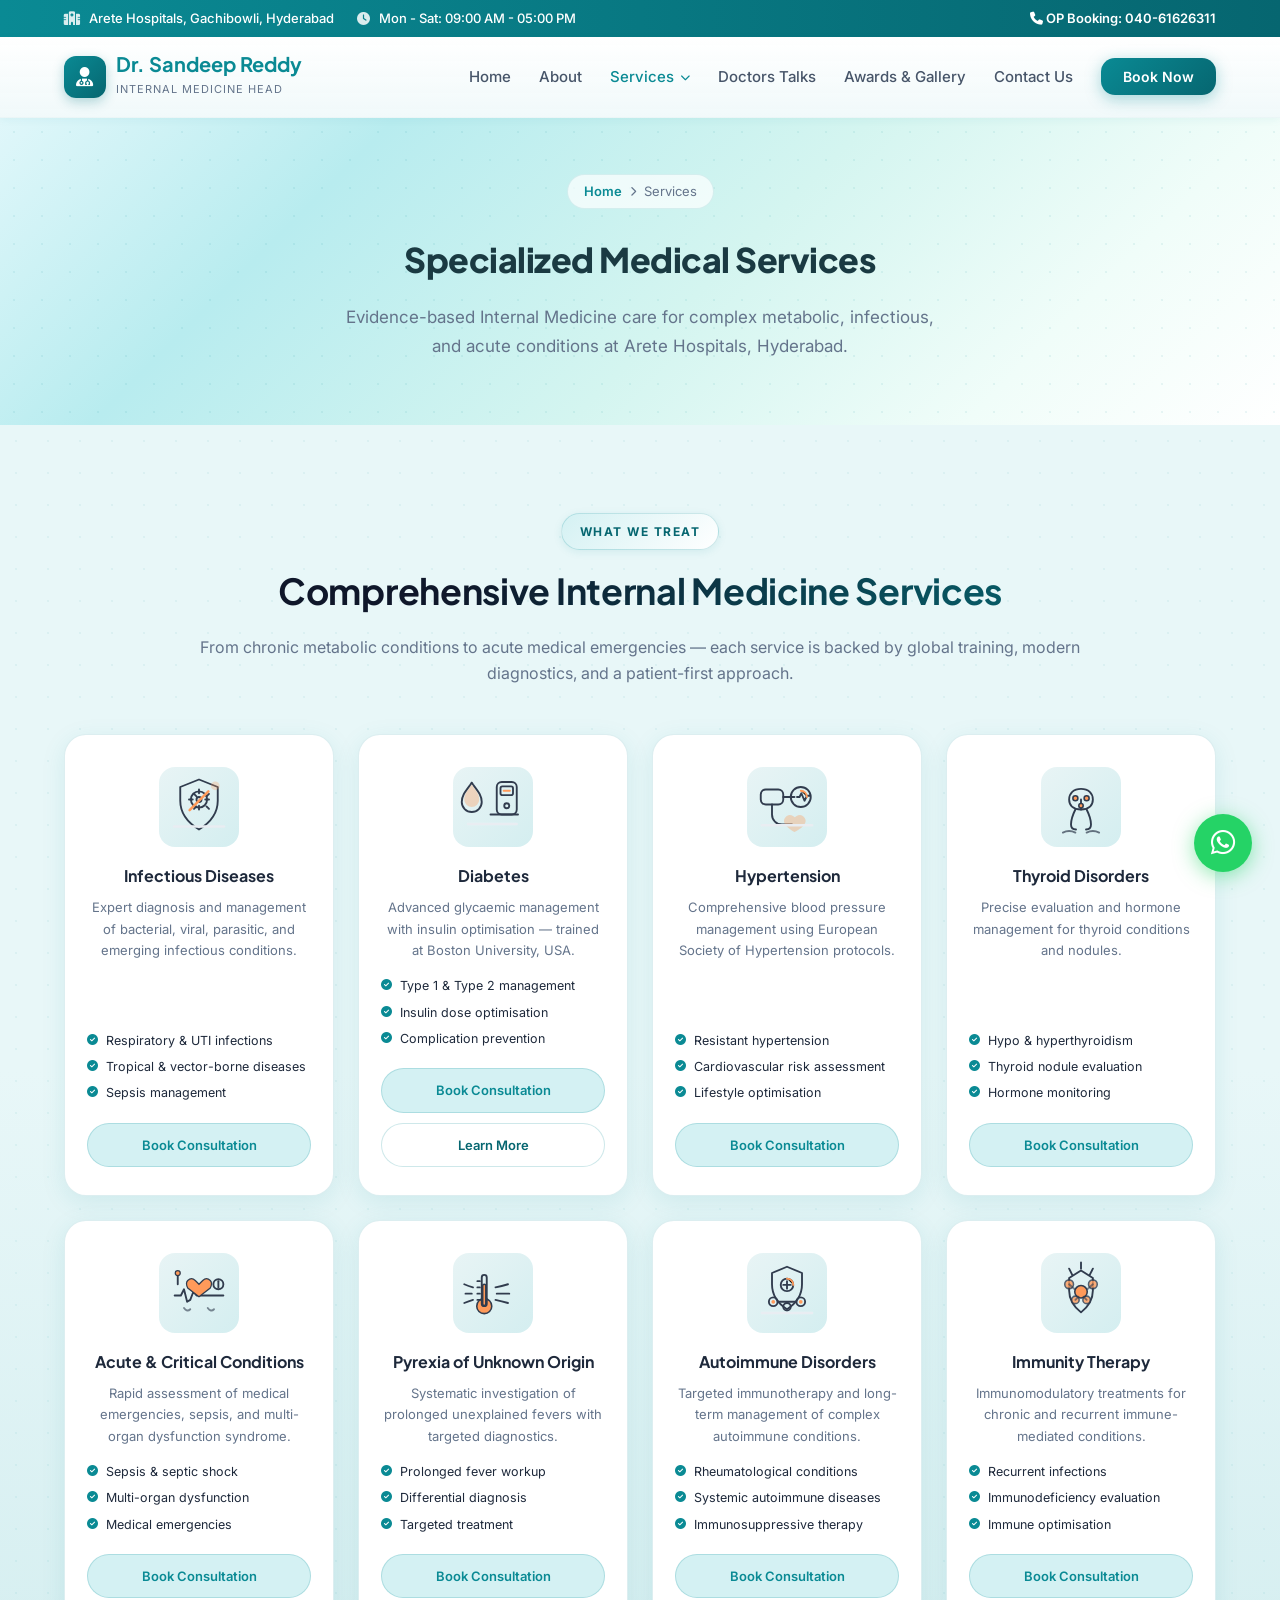
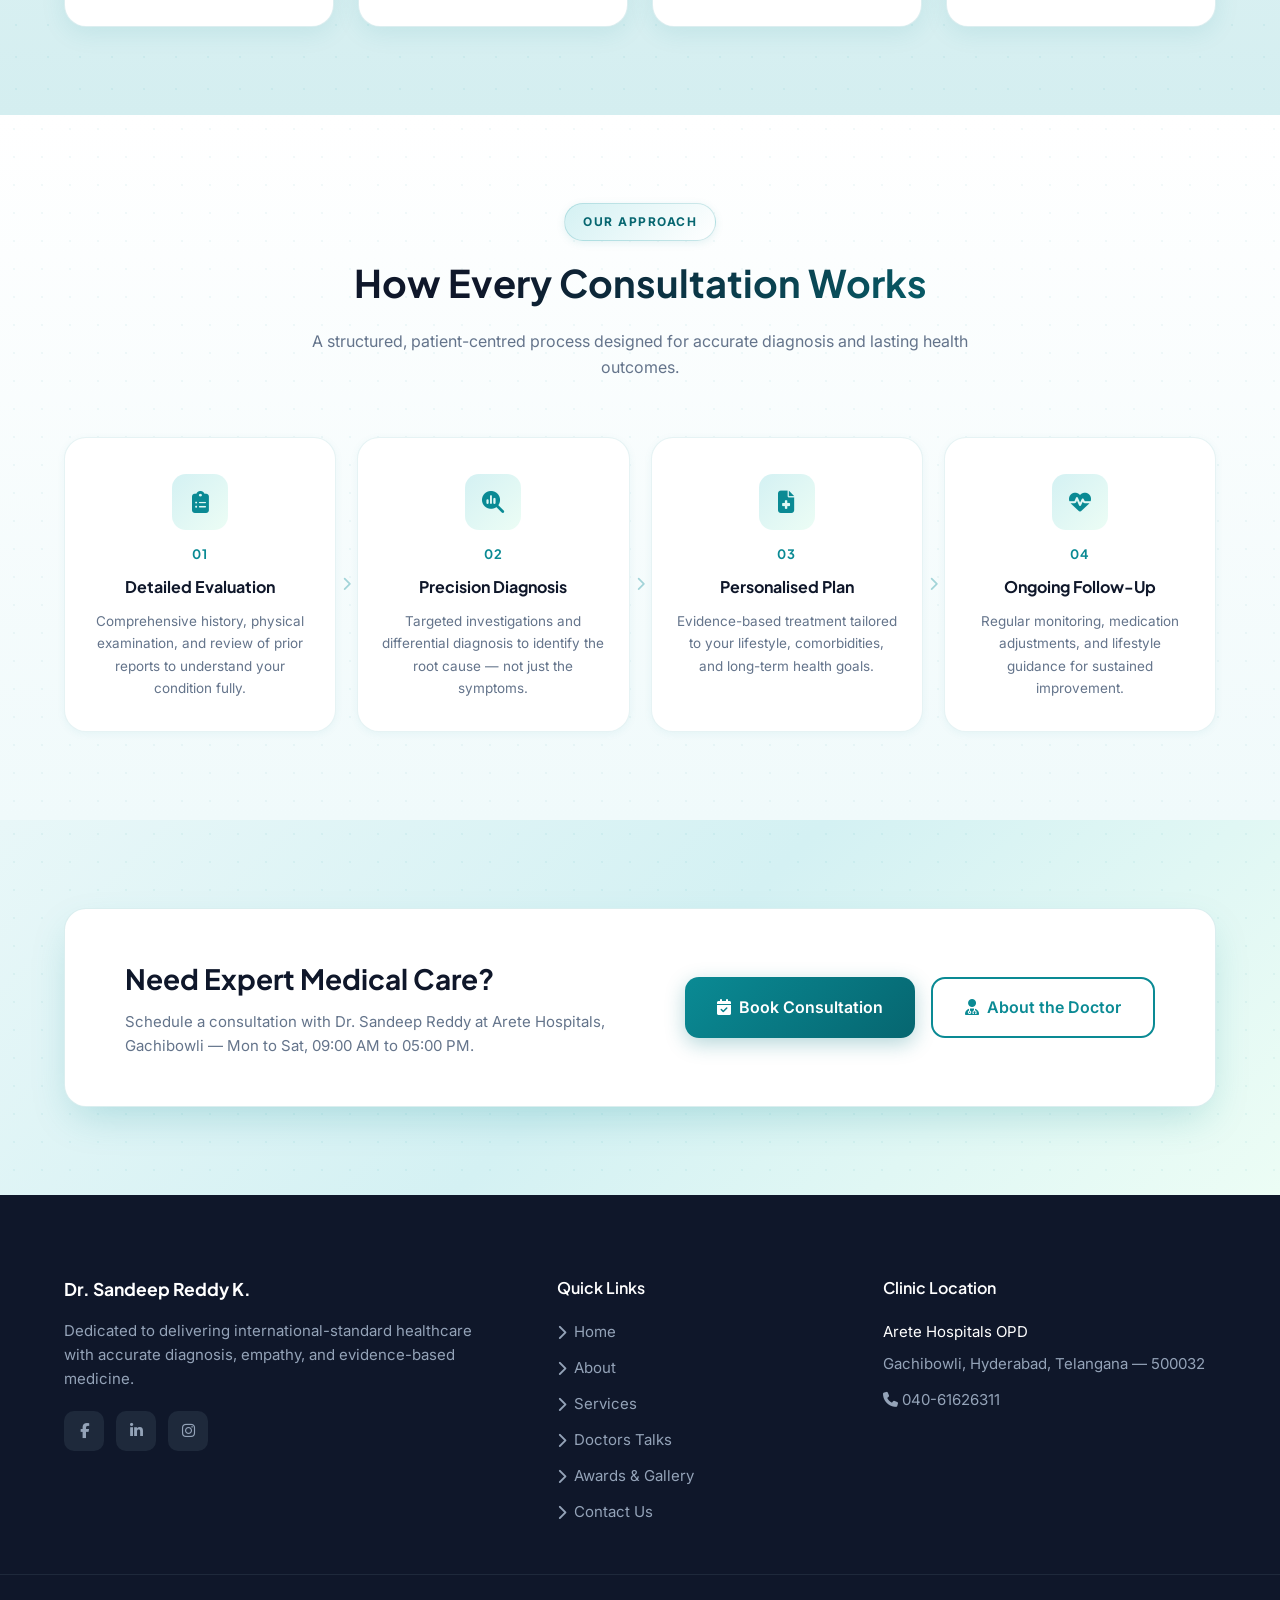
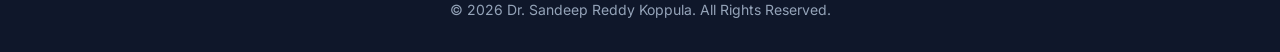
<file: services.html>
<!DOCTYPE html>
<html lang="en">
<head>
    <meta charset="UTF-8">
    <meta name="viewport" content="width=device-width, initial-scale=1.0">
    <meta name="description" content="Medical services by Dr. Sandeep Reddy Koppula — Internal Medicine specialist at Arete Hospitals, Hyderabad. Expert care for diabetes, hypertension, infectious diseases, thyroid, autoimmune disorders, and more.">
    <title>Medical Services | Dr. Sandeep Reddy Koppula — Internal Medicine</title>

    <link rel="preconnect" href="https://fonts.googleapis.com">
    <link rel="preconnect" href="https://fonts.gstatic.com" crossorigin>
    <link href="https://fonts.googleapis.com/css2?family=Inter:wght@300;400;500;600;700&family=Plus+Jakarta+Sans:wght@400;500;600;700;800&display=swap" rel="stylesheet">
    <link rel="stylesheet" href="https://cdnjs.cloudflare.com/ajax/libs/font-awesome/6.4.0/css/all.min.css">
    <link rel="stylesheet" href="styles/site.css">
</head>
<body>

    <div class="site-header-sticky">
    <!-- Top Bar -->
    <div class="top-bar">
        <div class="container">
            <div class="top-bar-info">
                <span><i class="fa-solid fa-hospital"></i> Arete Hospitals, Gachibowli, Hyderabad</span>
                <span><i class="fa-solid fa-clock"></i> Mon - Sat: 09:00 AM - 05:00 PM</span>
            </div>
            <div>
                <span style="font-weight:600;"><i class="fa-solid fa-phone"></i> OP Booking: 040-61626311</span>
            </div>
        </div>
    </div>

    <!-- Header -->
    <header id="header">
        <div class="container navbar">
            <a href="index.html" class="logo">
                <div class="logo-icon"><i class="fa-solid fa-user-md"></i></div>
                <div class="logo-text">
                    <h2>Dr. Sandeep Reddy</h2>
                    <span>Internal Medicine Head</span>
                </div>
            </a>

            <button class="menu-toggle" id="menuToggle" aria-label="Open menu">
                <i class="fa-solid fa-bars"></i>
            </button>

            <ul class="nav-menu" id="navMenu">
                <button class="menu-close-btn" id="menuCloseBtn" aria-label="Close menu">
                    <i class="fa-solid fa-xmark"></i>
                </button>
                <li><a href="index.html" class="nav-link">Home</a></li>
                <li><a href="about.html" class="nav-link">About</a></li>
                <li class="nav-dropdown">
                    <a href="services.html" class="nav-link active">Services <i class="fa-solid fa-chevron-down nav-chevron"></i></a>
                    <ul class="nav-submenu">
                        <li><a href="services.html" class="active">All Services</a></li>
                        <li><a href="service-diabetes.html">Diabetes Care</a></li>
                    </ul>
                </li>
                <li><a href="doctors-talks.html" class="nav-link">Doctors Talks</a></li>
                <li><a href="doctors-awards-gallery.html" class="nav-link">Awards &amp; Gallery</a></li>
                <li><a href="contact.html" class="nav-link">Contact Us</a></li>
                <li><button class="btn-header" id="bookNowBtn">Book Now</button></li>
            </ul>
        </div>
    </header>
    </div>

    <div class="nav-overlay" id="navOverlay" aria-hidden="true"></div>

    <main>

        <!-- Page Hero -->
        <section class="page-hero">
            <div class="container">
                <div class="page-hero-inner reveal">
                    <nav class="breadcrumb" aria-label="Breadcrumb">
                        <a href="index.html">Home</a>
                        <i class="fa-solid fa-chevron-right" style="font-size:10px;"></i>
                        <span>Services</span>
                    </nav>
                    <h1>Specialized Medical Services</h1>
                    <p>Evidence-based Internal Medicine care for complex metabolic, infectious, and acute conditions at Arete Hospitals, Hyderabad.</p>
                </div>
            </div>
        </section>

        <!-- All Services -->
        <section class="services-page-section">
            <div class="container">
                <div class="section-header services-section-header reveal">
                    <p class="section-label">What We Treat</p>
                    <h2 class="services-main-title">Comprehensive Internal Medicine Services</h2>
                    <p class="section-desc">From chronic metabolic conditions to acute medical emergencies — each service is backed by global training, modern diagnostics, and a patient-first approach.</p>
                </div>

                <div class="services-full-grid">

                    <article class="service-full-card reveal reveal-delay-1">
                        <div class="service-full-icon">
                            <img src="images/service-infection.svg" alt="Infectious Diseases" loading="lazy" decoding="async">
                        </div>
                        <h3>Infectious Diseases</h3>
                        <p>Expert diagnosis and management of bacterial, viral, parasitic, and emerging infectious conditions.</p>
                        <ul>
                            <li><i class="fa-solid fa-circle-check"></i> Respiratory &amp; UTI infections</li>
                            <li><i class="fa-solid fa-circle-check"></i> Tropical &amp; vector-borne diseases</li>
                            <li><i class="fa-solid fa-circle-check"></i> Sepsis management</li>
                        </ul>
                        <a href="index.html#booking" class="service-full-btn">Book Consultation</a>
                    </article>

                    <article class="service-full-card reveal reveal-delay-2">
                        <div class="service-full-icon">
                            <img src="images/service-diabetes.svg" alt="Diabetes" loading="lazy" decoding="async">
                        </div>
                        <h3>Diabetes</h3>
                        <p>Advanced glycaemic management with insulin optimisation — trained at Boston University, USA.</p>
                        <ul>
                            <li><i class="fa-solid fa-circle-check"></i> Type 1 &amp; Type 2 management</li>
                            <li><i class="fa-solid fa-circle-check"></i> Insulin dose optimisation</li>
                            <li><i class="fa-solid fa-circle-check"></i> Complication prevention</li>
                        </ul>
                        <div class="service-full-card-actions">
                            <a href="index.html#booking" class="service-full-btn">Book Consultation</a>
                            <a href="service-diabetes.html" class="service-full-btn-learn">Learn More</a>
                        </div>
                    </article>

                    <article class="service-full-card reveal reveal-delay-3">
                        <div class="service-full-icon">
                            <img src="images/service-hypertension.svg" alt="Hypertension" loading="lazy" decoding="async">
                        </div>
                        <h3>Hypertension</h3>
                        <p>Comprehensive blood pressure management using European Society of Hypertension protocols.</p>
                        <ul>
                            <li><i class="fa-solid fa-circle-check"></i> Resistant hypertension</li>
                            <li><i class="fa-solid fa-circle-check"></i> Cardiovascular risk assessment</li>
                            <li><i class="fa-solid fa-circle-check"></i> Lifestyle optimisation</li>
                        </ul>
                        <a href="index.html#booking" class="service-full-btn">Book Consultation</a>
                    </article>

                    <article class="service-full-card reveal reveal-delay-4">
                        <div class="service-full-icon">
                            <img src="images/service-thyroid.svg" alt="Thyroid Disorders" loading="lazy" decoding="async">
                        </div>
                        <h3>Thyroid Disorders</h3>
                        <p>Precise evaluation and hormone management for thyroid conditions and nodules.</p>
                        <ul>
                            <li><i class="fa-solid fa-circle-check"></i> Hypo &amp; hyperthyroidism</li>
                            <li><i class="fa-solid fa-circle-check"></i> Thyroid nodule evaluation</li>
                            <li><i class="fa-solid fa-circle-check"></i> Hormone monitoring</li>
                        </ul>
                        <a href="index.html#booking" class="service-full-btn">Book Consultation</a>
                    </article>

                    <article class="service-full-card reveal reveal-delay-1">
                        <div class="service-full-icon">
                            <img src="images/service-acute.svg" alt="Acute Medical Conditions" loading="lazy" decoding="async">
                        </div>
                        <h3>Acute &amp; Critical Conditions</h3>
                        <p>Rapid assessment of medical emergencies, sepsis, and multi-organ dysfunction syndrome.</p>
                        <ul>
                            <li><i class="fa-solid fa-circle-check"></i> Sepsis &amp; septic shock</li>
                            <li><i class="fa-solid fa-circle-check"></i> Multi-organ dysfunction</li>
                            <li><i class="fa-solid fa-circle-check"></i> Medical emergencies</li>
                        </ul>
                        <a href="index.html#booking" class="service-full-btn">Book Consultation</a>
                    </article>

                    <article class="service-full-card reveal reveal-delay-2">
                        <div class="service-full-icon">
                            <img src="images/service-pyrexia.svg" alt="Pyrexia of Unknown Origin" loading="lazy" decoding="async">
                        </div>
                        <h3>Pyrexia of Unknown Origin</h3>
                        <p>Systematic investigation of prolonged unexplained fevers with targeted diagnostics.</p>
                        <ul>
                            <li><i class="fa-solid fa-circle-check"></i> Prolonged fever workup</li>
                            <li><i class="fa-solid fa-circle-check"></i> Differential diagnosis</li>
                            <li><i class="fa-solid fa-circle-check"></i> Targeted treatment</li>
                        </ul>
                        <a href="index.html#booking" class="service-full-btn">Book Consultation</a>
                    </article>

                    <article class="service-full-card reveal reveal-delay-3">
                        <div class="service-full-icon">
                            <img src="images/service-autoimmune.svg" alt="Autoimmune Disorders" loading="lazy" decoding="async">
                        </div>
                        <h3>Autoimmune Disorders</h3>
                        <p>Targeted immunotherapy and long-term management of complex autoimmune conditions.</p>
                        <ul>
                            <li><i class="fa-solid fa-circle-check"></i> Rheumatological conditions</li>
                            <li><i class="fa-solid fa-circle-check"></i> Systemic autoimmune diseases</li>
                            <li><i class="fa-solid fa-circle-check"></i> Immunosuppressive therapy</li>
                        </ul>
                        <a href="index.html#booking" class="service-full-btn">Book Consultation</a>
                    </article>

                    <article class="service-full-card reveal reveal-delay-4">
                        <div class="service-full-icon">
                            <img src="images/service-immunity.svg" alt="Immunity Therapy" loading="lazy" decoding="async">
                        </div>
                        <h3>Immunity Therapy</h3>
                        <p>Immunomodulatory treatments for chronic and recurrent immune-mediated conditions.</p>
                        <ul>
                            <li><i class="fa-solid fa-circle-check"></i> Recurrent infections</li>
                            <li><i class="fa-solid fa-circle-check"></i> Immunodeficiency evaluation</li>
                            <li><i class="fa-solid fa-circle-check"></i> Immune optimisation</li>
                        </ul>
                        <a href="index.html#booking" class="service-full-btn">Book Consultation</a>
                    </article>

                </div>
            </div>
        </section>

        <!-- Approach -->
        <section class="services-approach">
            <div class="services-approach-pattern"></div>
            <div class="container">
                <div class="section-header reveal">
                    <p class="section-label">Our Approach</p>
                    <h2>How Every Consultation Works</h2>
                    <p class="section-desc">A structured, patient-centred process designed for accurate diagnosis and lasting health outcomes.</p>
                </div>
                <div class="approach-steps">
                    <div class="approach-step reveal reveal-delay-1">
                        <div class="approach-icon"><i class="fa-solid fa-clipboard-list"></i></div>
                        <div class="approach-num">01</div>
                        <h4>Detailed Evaluation</h4>
                        <p>Comprehensive history, physical examination, and review of prior reports to understand your condition fully.</p>
                    </div>
                    <div class="approach-connector" aria-hidden="true"><i class="fa-solid fa-chevron-right"></i></div>
                    <div class="approach-step reveal reveal-delay-2">
                        <div class="approach-icon"><i class="fa-solid fa-magnifying-glass-chart"></i></div>
                        <div class="approach-num">02</div>
                        <h4>Precision Diagnosis</h4>
                        <p>Targeted investigations and differential diagnosis to identify the root cause — not just the symptoms.</p>
                    </div>
                    <div class="approach-connector" aria-hidden="true"><i class="fa-solid fa-chevron-right"></i></div>
                    <div class="approach-step reveal reveal-delay-3">
                        <div class="approach-icon"><i class="fa-solid fa-file-medical"></i></div>
                        <div class="approach-num">03</div>
                        <h4>Personalised Plan</h4>
                        <p>Evidence-based treatment tailored to your lifestyle, comorbidities, and long-term health goals.</p>
                    </div>
                    <div class="approach-connector" aria-hidden="true"><i class="fa-solid fa-chevron-right"></i></div>
                    <div class="approach-step reveal reveal-delay-4">
                        <div class="approach-icon"><i class="fa-solid fa-heart-pulse"></i></div>
                        <div class="approach-num">04</div>
                        <h4>Ongoing Follow-Up</h4>
                        <p>Regular monitoring, medication adjustments, and lifestyle guidance for sustained improvement.</p>
                    </div>
                </div>
            </div>
        </section>

        <!-- CTA -->
        <section class="about-cta services-cta">
            <div class="container">
                <div class="about-cta-inner reveal">
                    <div>
                        <h2>Need Expert Medical Care?</h2>
                        <p>Schedule a consultation with Dr. Sandeep Reddy at Arete Hospitals, Gachibowli — Mon to Sat, 09:00 AM to 05:00 PM.</p>
                    </div>
                    <div class="about-cta-btns">
                        <a href="index.html#booking" class="btn-primary">
                            <i class="fa-solid fa-calendar-check"></i> Book Consultation
                        </a>
                        <a href="about.html" class="btn-secondary">
                            <i class="fa-solid fa-user-md"></i> About the Doctor
                        </a>
                    </div>
                </div>
            </div>
        </section>

    </main>

    <!-- Footer -->
    <footer>
        <div class="container footer-grid">
            <div class="footer-logo">
                <h3>Dr. Sandeep Reddy K.</h3>
                <p>Dedicated to delivering international-standard healthcare with accurate diagnosis, empathy, and evidence-based medicine.</p>
                <div class="footer-social">
                    <a href="#" aria-label="Facebook"><i class="fa-brands fa-facebook-f"></i></a>
                    <a href="#" aria-label="LinkedIn"><i class="fa-brands fa-linkedin-in"></i></a>
                    <a href="#" aria-label="Instagram"><i class="fa-brands fa-instagram"></i></a>
                </div>
            </div>
            <div>
                <h4 class="footer-title">Quick Links</h4>
                <div class="footer-links">
                    <a href="index.html"><i class="fa-solid fa-chevron-right"></i> Home</a>
                    <a href="about.html"><i class="fa-solid fa-chevron-right"></i> About</a>
                    <a href="services.html"><i class="fa-solid fa-chevron-right"></i> Services</a>
                    <a href="doctors-talks.html"><i class="fa-solid fa-chevron-right"></i> Doctors Talks</a>
                    <a href="doctors-awards-gallery.html"><i class="fa-solid fa-chevron-right"></i> Awards &amp; Gallery</a>
                    <a href="contact.html"><i class="fa-solid fa-chevron-right"></i> Contact Us</a>
                </div>
            </div>
            <div>
                <h4 class="footer-title">Clinic Location</h4>
                <p style="color:white;margin-bottom:8px;">Arete Hospitals OPD</p>
                <p>Gachibowli, Hyderabad, Telangana — 500032</p>
                <p style="margin-top:12px;"><i class="fa-solid fa-phone"></i> 040-61626311</p>
            </div>
        </div>
        <div class="footer-bottom">
            <p>&copy; 2026 Dr. Sandeep Reddy Koppula. All Rights Reserved.</p>
        </div>
    </footer>

    <a href="https://wa.me/914061626311" class="whatsapp-float" target="_blank" rel="noopener" aria-label="Chat on WhatsApp">
        <i class="fa-brands fa-whatsapp"></i>
    </a>

    <!-- Quick Booking Modal -->
    <div class="booking-modal" id="bookingModal">
        <div class="modal-overlay" id="modalOverlay"></div>
        <div class="modal-content">
            <button class="modal-close" id="modalClose">&times;</button>
            <h3>Quick Booking</h3>
            <p class="modal-subtitle">Schedule your consultation with Dr. Sandeep Reddy</p>
            <form id="quickBookingForm" class="modal-form">
                <div class="form-group">
                    <label for="modalName">Full Name</label>
                    <input type="text" id="modalName" name="name" placeholder="Enter your name" required>
                </div>
                <div class="form-group">
                    <label for="modalEmail">Email Address</label>
                    <input type="email" id="modalEmail" name="email" placeholder="Enter your email" required>
                </div>
                <div class="form-group">
                    <label for="modalPhone">Mobile Number</label>
                    <input type="tel" id="modalPhone" name="phone" placeholder="Enter your mobile number" pattern="[0-9\-\+\(\)\s]+" required>
                </div>
                <button type="submit" class="btn-primary modal-submit">Submit</button>
            </form>
        </div>
    </div>

    <script>
        const menuToggle = document.getElementById('menuToggle');
        const menuCloseBtn = document.getElementById('menuCloseBtn');
        const navMenu = document.getElementById('navMenu');
        const navOverlay = document.getElementById('navOverlay');
        const html = document.documentElement;

        function closeMenu() {
            navMenu.classList.remove('open');
            navOverlay.classList.remove('open');
            html.classList.remove('menu-open');
            document.body.style.overflow = '';
            document.querySelectorAll('.nav-dropdown').forEach(d => d.classList.remove('open'));
        }

        menuToggle.addEventListener('click', () => {
            navMenu.classList.toggle('open');
            navOverlay.classList.toggle('open');
            html.classList.toggle('menu-open');
            document.body.style.overflow = navMenu.classList.contains('open') ? 'hidden' : '';
        });
        menuCloseBtn.addEventListener('click', closeMenu);
        navOverlay.addEventListener('click', closeMenu);
        navMenu.querySelectorAll('.nav-submenu a').forEach(link => link.addEventListener('click', closeMenu));
        navMenu.querySelectorAll('a:not(.nav-dropdown > .nav-link)').forEach(link => link.addEventListener('click', closeMenu));

        document.querySelectorAll('.nav-dropdown > .nav-link').forEach(trigger => {
            trigger.addEventListener('click', (e) => {
                if (window.innerWidth <= 992) {
                    e.preventDefault();
                    trigger.closest('.nav-dropdown').classList.toggle('open');
                }
            });
        });

        const header = document.getElementById('header');
        window.addEventListener('scroll', () => {
            header.classList.toggle('scrolled', window.scrollY > 40);
        });

        const revealEls = document.querySelectorAll('.reveal');
        const revealObserver = new IntersectionObserver((entries) => {
            entries.forEach(entry => {
                if (entry.isIntersecting) {
                    entry.target.classList.add('visible');
                }
            });
        }, { threshold: 0.1, rootMargin: '0px 0px -40px 0px' });
        revealEls.forEach(el => revealObserver.observe(el));

        const bookingModal = document.getElementById('bookingModal');
        const modalOverlay = document.getElementById('modalOverlay');
        const modalClose = document.getElementById('modalClose');
        const bookNowBtn = document.getElementById('bookNowBtn');
        const quickBookingForm = document.getElementById('quickBookingForm');

        function openModal() {
            bookingModal.classList.add('open');
            document.body.style.overflow = 'hidden';
        }
        function closeModal() {
            bookingModal.classList.remove('open');
            document.body.style.overflow = '';
        }

        bookNowBtn.addEventListener('click', openModal);
        modalClose.addEventListener('click', closeModal);
        modalOverlay.addEventListener('click', closeModal);
        document.addEventListener('keydown', (e) => { if (e.key === 'Escape') closeModal(); });

        quickBookingForm.addEventListener('submit', (e) => {
            e.preventDefault();
            const btn = e.target.querySelector('.modal-submit');
            const original = btn.innerHTML;
            btn.innerHTML = '<i class="fa-solid fa-spinner fa-spin"></i> Submitting...';
            btn.disabled = true;
            setTimeout(() => {
                btn.innerHTML = '<i class="fa-solid fa-check"></i> Submitted Successfully!';
                setTimeout(() => {
                    btn.innerHTML = original;
                    btn.disabled = false;
                    quickBookingForm.reset();
                    closeModal();
                }, 1500);
            }, 1200);
        });
    </script>

</body>
</html>
</file>
<file: styles/site.css>
﻿:root {
            --primary: #0a8a94;
            --primary-dark: #066670;
            --primary-light: #d4f1f3;
            --primary-glow: rgba(10, 138, 148, 0.35);
            --accent: #10b981;
            --accent-warm: #f59e0b;
            --accent-soft: #a7f3d0;
            --cyan: #06b6d4;
            --text-main: #1e293b;
            --text-muted: #64748b;
            --bg-light: #f0f9fa;
            --bg-mint: #e8f7f8;
            --bg-teal: #d0eef0;
            --bg-white: #ffffff;
            --shadow-sm: 0 2px 8px rgba(10, 138, 148, 0.06);
            --shadow-md: 0 12px 32px -8px rgba(10, 138, 148, 0.18);
            --shadow-lg: 0 24px 48px -12px rgba(6, 102, 112, 0.22);
            --shadow-colored: 0 16px 40px -10px rgba(10, 138, 148, 0.25);
            --transition: all 0.3s cubic-bezier(0.4, 0, 0.2, 1);
            --radius: 14px;
            --radius-lg: 22px;
        }

        * { margin: 0; padding: 0; box-sizing: border-box; }

        html { scroll-behavior: smooth; overflow-x: hidden; }

        body {
            font-family: 'Inter', sans-serif;
            color: var(--text-main);
            background: linear-gradient(180deg, #f8fffe 0%, #eef9fa 30%, #ffffff 100%);
            line-height: 1.6;
            overflow-x: hidden;
        }

        /* Decorative patterns */
        .pattern-dots {
            background-image: radial-gradient(rgba(10, 138, 148, 0.12) 1.5px, transparent 1.5px);
            background-size: 24px 24px;
        }
        .pattern-grid {
            background-image:
                linear-gradient(rgba(10, 138, 148, 0.04) 1px, transparent 1px),
                linear-gradient(90deg, rgba(10, 138, 148, 0.04) 1px, transparent 1px);
            background-size: 40px 40px;
        }
        .section-wave {
            position: absolute;
            left: 0; right: 0;
            width: 100%;
            line-height: 0;
            overflow: hidden;
            pointer-events: none;
        }

        .reveal {
            opacity: 1;
            transition: opacity 0.7s cubic-bezier(0.4, 0, 0.2, 1);
        }
        .section-wave svg { display: block; width: 100%; height: 56px; }
        .section-wave-top { top: -1px; transform: rotate(180deg); }
        .section-wave-bottom { bottom: -1px; }

        h1, h2, h3, h4 {
            font-family: 'Plus Jakarta Sans', sans-serif;
            font-weight: 700;
            color: #0f172a;
        }

        a { text-decoration: none; color: inherit; }
        li { list-style: none; }

        .container {
            max-width: 1200px;
            margin: 0 auto;
            padding: 0 24px;
        }

        /* Scroll reveal */
        .reveal {
            opacity: 1;
            transform: translateY(0);
            transition: opacity 0.7s cubic-bezier(0.4, 0, 0.2, 1),
                        transform 0.7s cubic-bezier(0.4, 0, 0.2, 1);
        }
        .reveal.visible {
            opacity: 1;
            transform: translateY(0);
        }
        .reveal-delay-1 { transition-delay: 0.1s; }
        .reveal-delay-2 { transition-delay: 0.2s; }
        .reveal-delay-3 { transition-delay: 0.3s; }
        .reveal-delay-4 { transition-delay: 0.4s; }

        /* Top bar */
        .top-bar {
            background: linear-gradient(90deg, var(--primary), var(--primary-dark));
            color: white;
            font-size: 13px;
            padding: 8px 0;
            font-weight: 500;
        }
        .top-bar .container {
            display: flex;
            justify-content: space-between;
            align-items: center;
            flex-wrap: wrap;
            gap: 8px;
        }
        .top-bar-info span { margin-right: 20px; }
        .top-bar-info i { margin-right: 6px; color: rgba(255,255,255,0.85); }

        /* Sticky site header */
        .site-header-sticky {
            position: sticky;
            top: 0;
            z-index: 1000;
        }

        /* Header */
        header {
            background: linear-gradient(180deg, rgba(255,255,255,0.97) 0%, rgba(240, 249, 250, 0.95) 100%);
            position: relative;
            z-index: 1000;
            box-shadow: var(--shadow-sm);
            backdrop-filter: blur(16px);
            border-bottom: 1px solid rgba(10, 138, 148, 0.08);
            transition: var(--transition);
        }
        header.scrolled {
            box-shadow: 0 8px 32px rgba(10, 138, 148, 0.12);
            border-bottom-color: rgba(10, 138, 148, 0.15);
            background: rgba(255, 255, 255, 0.98);
        }

        .navbar {
            display: flex;
            justify-content: space-between;
            align-items: center;
            height: 80px;
        }

        .logo { display: flex; align-items: center; gap: 10px; }
        .logo-icon {
            background: linear-gradient(135deg, var(--primary), var(--primary-dark));
            color: white;
            width: 42px;
            height: 42px;
            border-radius: 12px;
            display: flex;
            align-items: center;
            justify-content: center;
            font-size: 20px;
            box-shadow: 0 4px 12px rgba(13, 124, 133, 0.3);
        }
        .logo-text h2 { font-size: 20px; color: var(--primary); line-height: 1.1; }
        .logo-text span {
            font-size: 11px;
            color: var(--text-muted);
            letter-spacing: 1px;
            text-transform: uppercase;
        }

        .nav-menu { display: flex; gap: 28px; align-items: center; }
        .nav-link {
            font-weight: 500;
            font-size: 15px;
            color: #475569;
            transition: var(--transition);
            position: relative;
        }
        .nav-link:hover, .nav-link.active { color: var(--primary); }

        /* Services dropdown */
        .nav-dropdown { position: relative; }
        .nav-dropdown > .nav-link {
            display: inline-flex;
            align-items: center;
            gap: 6px;
        }
        .nav-chevron { font-size: 10px; transition: transform 0.25s ease; }
        .nav-dropdown:hover .nav-chevron { transform: rotate(180deg); }
        .nav-submenu {
            position: absolute;
            top: calc(100% + 14px);
            left: 50%;
            transform: translateX(-50%) translateY(6px);
            min-width: 210px;
            background: #fff;
            border-radius: var(--radius);
            box-shadow: 0 12px 40px rgba(10, 138, 148, 0.15);
            border: 1px solid rgba(10, 138, 148, 0.12);
            padding: 8px 0;
            list-style: none;
            opacity: 0;
            visibility: hidden;
            transition: opacity 0.25s ease, visibility 0.25s ease, transform 0.25s ease;
            z-index: 100;
        }
        .nav-submenu::before {
            content: '';
            position: absolute;
            top: -6px;
            left: 50%;
            transform: translateX(-50%) rotate(45deg);
            width: 12px;
            height: 12px;
            background: #fff;
            border-left: 1px solid rgba(10, 138, 148, 0.12);
            border-top: 1px solid rgba(10, 138, 148, 0.12);
        }
        .nav-dropdown:hover .nav-submenu {
            opacity: 1;
            visibility: visible;
            transform: translateX(-50%) translateY(0);
        }
        .nav-submenu a {
            display: block;
            padding: 10px 20px;
            font-size: 14px;
            font-weight: 500;
            color: var(--text-main);
            transition: var(--transition);
        }
        .nav-submenu a:hover,
        .nav-submenu a.active {
            background: var(--primary-light);
            color: var(--primary);
            padding-left: 24px;
        }

        .btn-header {
            background: linear-gradient(135deg, var(--primary), var(--primary-dark));
            color: white;
            padding: 10px 22px;
            border-radius: var(--radius);
            font-weight: 600;
            font-size: 14px;
            transition: var(--transition);
            box-shadow: 0 4px 16px var(--primary-glow);
            border: none;
            cursor: pointer;
            font-family: inherit;
        }
        .btn-header:hover {
            transform: translateY(-2px);
            box-shadow: 0 8px 24px var(--primary-glow);
        }

        .menu-toggle {
            display: none;
            background: none;
            border: none;
            font-size: 24px;
            color: var(--primary);
            cursor: pointer;
            padding: 8px;
        }

        /* Hero */
        .hero {
            background:
                linear-gradient(135deg, #e0f7fa 0%, #b8ecef 25%, #d4f5f0 55%, #f0fdf9 80%, #ffffff 100%);
            padding: 80px 0 110px;
            position: relative;
            overflow: hidden;
        }
        .hero::before {
            content: '';
            position: absolute;
            inset: 0;
            background-image: radial-gradient(rgba(10, 138, 148, 0.08) 1.5px, transparent 1.5px);
            background-size: 28px 28px;
            pointer-events: none;
        }
        .hero::after {
            content: '';
            position: absolute;
            bottom: 0; left: 0; right: 0;
            height: 120px;
            background: linear-gradient(to top, rgba(255,255,255,0.9), transparent);
            pointer-events: none;
        }

        .hero-blob {
            position: absolute;
            border-radius: 50%;
            filter: blur(70px);
            animation: blobMove 12s ease-in-out infinite;
            pointer-events: none;
        }
        .hero-blob-1 {
            width: 480px; height: 480px;
            background: radial-gradient(circle, rgba(10, 138, 148, 0.45) 0%, rgba(6, 182, 212, 0.2) 100%);
            top: -120px; right: -100px;
            opacity: 0.7;
        }
        .hero-blob-2 {
            width: 360px; height: 360px;
            background: radial-gradient(circle, rgba(16, 185, 129, 0.4) 0%, rgba(167, 243, 208, 0.15) 100%);
            bottom: -40px; left: -80px;
            animation-delay: -4s;
            opacity: 0.65;
        }
        .hero-blob-3 {
            width: 220px; height: 220px;
            background: radial-gradient(circle, rgba(245, 158, 11, 0.25) 0%, transparent 70%);
            top: 40%; left: 45%;
            animation-delay: -7s;
            opacity: 0.5;
        }

        @keyframes blobMove {
            0%, 100% { transform: translate(0, 0) scale(1); }
            33% { transform: translate(20px, -20px) scale(1.05); }
            66% { transform: translate(-15px, 15px) scale(0.95); }
        }

        .hero-grid {
            display: grid;
            grid-template-columns: 1.15fr 0.85fr;
            gap: 50px;
            align-items: center;
            position: relative;
            z-index: 2;
        }

        .hero-tag {
            background: linear-gradient(135deg, rgba(255,255,255,0.95), rgba(212, 241, 243, 0.9));
            color: var(--primary-dark);
            padding: 10px 20px;
            border-radius: 50px;
            font-size: 13px;
            font-weight: 600;
            display: inline-flex;
            align-items: center;
            gap: 8px;
            margin-bottom: 20px;
            border: 1px solid rgba(10, 138, 148, 0.25);
            box-shadow: 0 4px 16px rgba(10, 138, 148, 0.12);
            animation: fadeInDown 0.8s ease;
        }
        .hero-tag .pulse-dot {
            width: 8px; height: 8px;
            background: var(--accent);
            border-radius: 50%;
            animation: pulse 2s infinite;
        }
        @keyframes pulse {
            0%, 100% { opacity: 1; transform: scale(1); }
            50% { opacity: 0.6; transform: scale(1.2); }
        }
        @keyframes fadeInDown {
            from { opacity: 0; transform: translateY(-12px); }
            to { opacity: 1; transform: translateY(0); }
        }

        .hero h1 {
            font-size: clamp(32px, 5vw, 50px);
            line-height: 1.15;
            margin-bottom: 20px;
            animation: fadeInUp 0.8s ease 0.1s both;
        }
        .hero h1 span {
            background: linear-gradient(135deg, var(--primary), #0ea5a8);
            -webkit-background-clip: text;
            -webkit-text-fill-color: transparent;
            background-clip: text;
        }
        @keyframes fadeInUp {
            from { opacity: 0; transform: translateY(20px); }
            to { opacity: 1; transform: translateY(0); }
        }

        .hero-desc {
            font-size: 18px;
            color: var(--text-muted);
            margin-bottom: 32px;
            max-width: 560px;
            animation: fadeInUp 0.8s ease 0.2s both;
        }

        .hero-cta {
            display: flex;
            flex-wrap: wrap;
            gap: 14px;
            margin-bottom: 40px;
            animation: fadeInUp 0.8s ease 0.3s both;
        }

        .btn-primary {
            background: linear-gradient(135deg, var(--primary), var(--primary-dark));
            color: white;
            padding: 16px 32px;
            border-radius: var(--radius);
            font-weight: 600;
            transition: var(--transition);
            box-shadow: 0 6px 20px rgba(13, 124, 133, 0.3);
            display: inline-flex;
            align-items: center;
            gap: 8px;
        }
        .btn-primary:hover {
            transform: translateY(-3px);
            box-shadow: 0 10px 28px rgba(13, 124, 133, 0.35);
        }

        .btn-secondary {
            background: white;
            color: var(--primary);
            padding: 16px 32px;
            border-radius: var(--radius);
            font-weight: 600;
            border: 2px solid var(--primary);
            transition: var(--transition);
            display: inline-flex;
            align-items: center;
            gap: 8px;
        }
        .btn-secondary:hover {
            background: var(--primary-light);
            transform: translateY(-3px);
        }

        .hero-stats {
            display: flex;
            flex-wrap: wrap;
            gap: 16px;
            padding-top: 8px;
            animation: fadeInUp 0.8s ease 0.4s both;
        }
        .stat-item {
            background: rgba(255, 255, 255, 0.85);
            backdrop-filter: blur(8px);
            padding: 18px 24px;
            border-radius: var(--radius);
            border: 1px solid rgba(10, 138, 148, 0.15);
            box-shadow: 0 8px 24px rgba(10, 138, 148, 0.1);
            min-width: 130px;
            transition: var(--transition);
        }
        .stat-item:hover {
            transform: translateY(-4px);
            box-shadow: var(--shadow-md);
            border-color: var(--primary);
        }
        .stat-item:nth-child(1) { border-left: 4px solid var(--primary); }
        .stat-item:nth-child(2) { border-left: 4px solid var(--accent); }
        .stat-item:nth-child(3) { border-left: 4px solid var(--accent-warm); }
        .stat-item h3 {
            font-size: 30px;
            background: linear-gradient(135deg, var(--primary), var(--cyan));
            -webkit-background-clip: text;
            -webkit-text-fill-color: transparent;
            background-clip: text;
            margin-bottom: 4px;
        }
        .stat-item p {
            font-size: 13px;
            color: var(--text-muted);
            font-weight: 600;
        }

        .hero-image-wrapper {
            position: relative;
            display: flex;
            justify-content: center;
            align-items: center;
            animation: fadeInUp 1s ease 0.3s both;
            min-height: 640px;
        }
        .hero-image-wrapper .doctor-card-graphic { position: relative; z-index: 2; }
        .hero-image-wrapper .doctor-card-ring { z-index: 1; }

        .doctor-card-ring {
            position: absolute;
            border-radius: 50%;
            border: 2px dashed rgba(10, 138, 148, 0.25);
            animation: spinSlow 30s linear infinite;
        }
        .doctor-card-ring-1 { width: 110%; height: 110%; top: -5%; left: -5%; }
        .doctor-card-ring-2 {
            width: 125%; height: 125%; top: -12.5%; left: -12.5%;
            animation-direction: reverse;
            animation-duration: 40s;
            border-color: rgba(16, 185, 129, 0.2);
        }
        @keyframes spinSlow {
            from { transform: rotate(0deg); }
            to { transform: rotate(360deg); }
        }

        .doctor-card-graphic {
            width: 100%;
            max-width: 500px;
            height: 560px;
            background: linear-gradient(165deg, #5ec4ca 0%, #2aabb3 40%, #0a8a94 100%);
            border-radius: 32px;
            position: relative;
            box-shadow: var(--shadow-colored), 0 0 60px rgba(10, 138, 148, 0.25);
            overflow: hidden;
            border: 3px solid rgba(255, 255, 255, 0.5);
        }
        .doctor-photo {
            position: absolute;
            inset: 0;
            width: 100%;
            height: 100%;
            object-fit: cover;
            object-position: center 8%;
            z-index: 0;
            filter: contrast(1.12) saturate(1.06) brightness(1.04);
            transform: scale(1.06);
            transform-origin: center top;
            image-rendering: -webkit-optimize-contrast;
        }
        .doctor-card-graphic::before {
            content: '';
            position: absolute;
            inset: 0;
            z-index: 1;
            background:
                linear-gradient(to top, rgba(6, 102, 112, 0.45) 0%, transparent 40%),
                linear-gradient(135deg, rgba(255,255,255,0.08) 0%, transparent 45%);
            pointer-events: none;
        }
        .doctor-card-graphic::after {
            content: '';
            position: absolute;
            top: -40%; right: -25%;
            width: 70%; height: 70%;
            background: radial-gradient(circle, rgba(255,255,255,0.15) 0%, transparent 60%);
            z-index: 1;
            pointer-events: none;
        }

        .floating-badge {
            position: absolute;
            background: rgba(255,255,255,0.95);
            backdrop-filter: blur(10px);
            padding: 14px 20px;
            border-radius: 16px;
            box-shadow: var(--shadow-lg);
            display: flex;
            align-items: center;
            gap: 12px;
            animation: float 4s ease-in-out infinite;
            z-index: 5;
            border: 1px solid rgba(255,255,255,0.8);
        }
        .badge-2 { bottom: 12%; right: -16px; animation-delay: 2s; }
        .floating-badge i { font-size: 22px; }
        .floating-badge .badge-text h4 { font-size: 14px; margin: 0; }
        .floating-badge .badge-text p { font-size: 11px; color: var(--text-muted); }

        @keyframes float {
            0%, 100% { transform: translateY(0); }
            50% { transform: translateY(-12px); }
        }

        .scroll-hint {
            position: absolute;
            bottom: 24px;
            left: 50%;
            transform: translateX(-50%);
            display: flex;
            flex-direction: column;
            align-items: center;
            gap: 6px;
            color: var(--text-muted);
            font-size: 12px;
            animation: bounce 2s infinite;
        }
        .scroll-hint i { font-size: 18px; color: var(--primary); }
        @keyframes bounce {
            0%, 100% { transform: translateX(-50%) translateY(0); }
            50% { transform: translateX(-50%) translateY(6px); }
        }

        /* Trust strip */
        .trust-strip {
            background: linear-gradient(90deg, var(--primary-dark) 0%, var(--primary) 50%, #0ea5a8 100%);
            padding: 36px 0;
            position: relative;
            overflow: hidden;
        }
        .trust-strip::before {
            content: '';
            position: absolute;
            inset: 0;
            background-image: radial-gradient(rgba(255,255,255,0.08) 1px, transparent 1px);
            background-size: 20px 20px;
        }
        .trust-grid {
            display: grid;
            grid-template-columns: repeat(4, 1fr);
            gap: 20px;
            position: relative;
            z-index: 1;
        }
        .trust-item {
            display: flex;
            flex-direction: column;
            align-items: center;
            gap: 12px;
            text-align: center;
            background: rgba(255, 255, 255, 0.12);
            backdrop-filter: blur(8px);
            padding: 24px 16px;
            border-radius: var(--radius);
            border: 1px solid rgba(255, 255, 255, 0.2);
            transition: var(--transition);
            color: white;
        }
        .trust-item:hover {
            background: rgba(255, 255, 255, 0.22);
            transform: translateY(-6px);
            box-shadow: 0 12px 32px rgba(0,0,0,0.15);
        }
        .trust-item i {
            font-size: 26px;
            color: var(--primary-dark);
            width: 58px;
            height: 58px;
            background: linear-gradient(135deg, #fff, var(--primary-light));
            border-radius: 16px;
            display: flex;
            align-items: center;
            justify-content: center;
            transition: var(--transition);
            box-shadow: 0 4px 12px rgba(0,0,0,0.1);
        }
        .trust-item:hover i {
            transform: scale(1.1) rotate(-5deg);
        }
        .trust-item h4 { font-size: 15px; color: white; }
        .trust-item p { font-size: 13px; color: rgba(255,255,255,0.85); }

        /* Section header */
        .section-header {
            text-align: center;
            max-width: 700px;
            margin: 0 auto 56px;
        }
        .section-label {
            color: var(--primary-dark);
            text-transform: uppercase;
            font-size: 12px;
            font-weight: 700;
            letter-spacing: 1.5px;
            margin-bottom: 12px;
            display: inline-block;
            background: linear-gradient(135deg, var(--primary-light), #fff);
            padding: 8px 18px;
            border-radius: 50px;
            border: 1px solid rgba(10, 138, 148, 0.2);
            box-shadow: 0 2px 8px rgba(10, 138, 148, 0.1);
        }
        .section-header h2 {
            font-size: clamp(28px, 4vw, 38px);
            background: linear-gradient(135deg, #0f172a 30%, var(--primary-dark));
            -webkit-background-clip: text;
            -webkit-text-fill-color: transparent;
            background-clip: text;
        }
        .section-desc {
            font-size: 16px;
            color: var(--text-muted);
            margin-top: 16px;
            line-height: 1.6;
        }

        /* Services */
        .services {
            padding: 100px 0;
            background:
                linear-gradient(180deg, #ffffff 0%, var(--bg-mint) 50%, #e0f4f6 100%);
            position: relative;
        }
        .services::before {
            content: '';
            position: absolute;
            top: 0; left: 0; right: 0; bottom: 0;
            background-image:
                radial-gradient(rgba(10, 138, 148, 0.06) 1.5px, transparent 1.5px);
            background-size: 32px 32px;
            pointer-events: none;
        }
        .services .container { position: relative; z-index: 1; }
        .services-grid {
            display: grid;
            grid-template-columns: repeat(4, 1fr);
            gap: 28px;
        }
        .service-item {
            display: flex;
            flex-direction: column;
            gap: 16px;
            align-items: center;
            justify-content: center;
            padding: 32px 24px;
            background: linear-gradient(135deg, #ffffff 0%, #f8fbfc 100%);
            border-radius: var(--radius-lg);
            border: 1.5px solid rgba(10, 138, 148, 0.12);
            box-shadow: var(--shadow-sm);
            text-align: center;
            transition: var(--transition);
            position: relative;
            overflow: hidden;
            text-decoration: none;
            color: inherit;
        }
        .service-item::before {
            content: '';
            position: absolute;
            top: 0;
            left: 0;
            width: 4px;
            height: 100%;
            background: linear-gradient(180deg, var(--primary), var(--accent));
            opacity: 0;
            transition: var(--transition);
        }
        .service-item:hover {
            transform: translateY(-8px);
            box-shadow: 0 12px 32px rgba(10, 138, 148, 0.15);
            border-color: var(--primary);
        }
        .service-item:hover::before {
            opacity: 1;
        }
        .service-item-icon {
            width: 80px;
            height: 80px;
            border-radius: 16px;
            background: linear-gradient(135deg, #e8f4f5 0%, #d4eef0 100%);
            border: none;
            display: flex;
            align-items: center;
            justify-content: center;
            box-shadow: none;
            transition: var(--transition);
            position: relative;
        }
        .service-item:hover .service-item-icon {
            transform: scale(1.12);
        }
        .service-item-icon img {
            width: 48px;
            height: 70px;
            object-fit: contain;
        }
        .service-item-icon::before {
            display: none;
        }
        .service-item h3 {
            font-size: 15px;
            line-height: 1.4;
            color: var(--text-main);
            margin: 0;
            font-weight: 600;
            transition: var(--transition);
        }
        .service-item:hover h3 {
            color: var(--primary);
        }

        /* Why choose */
        .why-choose {
            padding: 100px 0;
            background:
                linear-gradient(135deg, #f0fdf9 0%, #ffffff 40%, #eff6ff 100%);
            position: relative;
        }
        .why-choose::before {
            content: '';
            position: absolute;
            width: 500px; height: 500px;
            background: radial-gradient(circle, rgba(10, 138, 148, 0.06) 0%, transparent 70%);
            top: -100px; right: -100px;
            pointer-events: none;
        }
        .why-grid {
            display: grid;
            grid-template-columns: 1fr 1fr;
            gap: 60px;
            align-items: center;
        }
        .why-cards {
            display: grid;
            grid-template-columns: 1fr 1fr;
            gap: 20px;
        }
        .why-card {
            padding: 26px;
            border-radius: var(--radius-lg);
            background: white;
            border: 1px solid rgba(10, 138, 148, 0.1);
            transition: var(--transition);
            box-shadow: var(--shadow-sm);
            position: relative;
            overflow: hidden;
        }
        .why-card::before {
            content: '';
            position: absolute;
            top: 0; left: 0;
            width: 4px; height: 100%;
            background: linear-gradient(180deg, var(--primary), var(--accent));
            opacity: 0;
            transition: var(--transition);
        }
        .why-card:hover::before { opacity: 1; }
        .why-card:hover {
            box-shadow: var(--shadow-md);
            transform: translateY(-6px);
            border-color: var(--primary-light);
        }
        .why-card:nth-child(1) { background: linear-gradient(135deg, #fff 70%, #e8f7f8); }
        .why-card:nth-child(2) { background: linear-gradient(135deg, #fff 70%, #ecfdf5); }
        .why-card:nth-child(3) { background: linear-gradient(135deg, #fff 70%, #eff6ff); }
        .why-card:nth-child(4) { background: linear-gradient(135deg, #fff 70%, #fffbeb); }
        .why-card .icon-wrap {
            font-size: 22px;
            color: white;
            margin-bottom: 14px;
            width: 48px; height: 48px;
            background: linear-gradient(135deg, var(--primary), var(--cyan));
            border-radius: 12px;
            display: flex;
            align-items: center;
            justify-content: center;
            box-shadow: 0 4px 12px var(--primary-glow);
        }
        .why-card h4 { font-size: 16px; margin-bottom: 6px; }
        .why-card p { font-size: 14px; color: var(--text-muted); }

        .why-visual {
            background: linear-gradient(145deg, #066670 0%, var(--primary) 40%, #0ea5a8 100%);
            border-radius: var(--radius-lg);
            padding: 48px 40px;
            color: white;
            position: relative;
            overflow: hidden;
            box-shadow: var(--shadow-colored);
        }
        .why-visual::after {
            content: '';
            position: absolute;
            width: 280px; height: 280px;
            background: rgba(255,255,255,0.1);
            border-radius: 50%;
            top: -80px; right: -60px;
        }
        .why-visual::before {
            content: '';
            position: absolute;
            width: 160px; height: 160px;
            background: rgba(16, 185, 129, 0.2);
            border-radius: 50%;
            bottom: -40px; left: -30px;
        }
        .why-visual h3 {
            color: white;
            font-size: 28px;
            margin-bottom: 16px;
            position: relative;
            z-index: 1;
        }
        .why-visual p {
            opacity: 0.9;
            margin-bottom: 28px;
            position: relative;
            z-index: 1;
        }
        .why-list {
            position: relative;
            z-index: 1;
        }
        .why-list li {
            display: flex;
            align-items: center;
            gap: 12px;
            margin-bottom: 14px;
            font-size: 15px;
        }
        .why-list i { color: var(--accent); }

        /* About */
        .about {
            padding: 100px 0;
            background: linear-gradient(180deg, #e8f4f5 0%, #f8fffe 50%, #ffffff 100%);
            position: relative;
        }
        .about::before {
            content: '';
            position: absolute;
            inset: 0;
            background-image:
                linear-gradient(90deg, rgba(10, 138, 148, 0.03) 1px, transparent 1px),
                linear-gradient(rgba(10, 138, 148, 0.03) 1px, transparent 1px);
            background-size: 48px 48px;
            pointer-events: none;
        }
        .about .container { position: relative; z-index: 1; }
        .about-grid {
            display: grid;
            grid-template-columns: 0.95fr 1.05fr;
            gap: 60px;
            align-items: center;
        }
        .about-image-box {
            background: linear-gradient(145deg, #5ec4ca 0%, var(--primary) 50%, var(--primary-dark) 100%);
            height: 440px;
            border-radius: var(--radius-lg);
            position: relative;
            overflow: hidden;
            box-shadow: var(--shadow-colored);
            border: 3px solid rgba(255,255,255,0.55);
        }
        .about-photo {
            position: absolute;
            inset: 0;
            width: 100%;
            height: 100%;
            object-fit: cover;
            object-position: center 5%;
            z-index: 0;
            filter: contrast(1.14) saturate(1.08) brightness(1.05);
            transform: scale(1.08);
            transform-origin: center 12%;
        }
        .about-image-box::before {
            content: '';
            position: absolute;
            inset: 0;
            z-index: 1;
            background: linear-gradient(
                160deg,
                rgba(6, 102, 112, 0.15) 0%,
                transparent 45%,
                rgba(6, 102, 112, 0.35) 100%
            );
            pointer-events: none;
        }
        .about-image-box::after {
            content: '';
            position: absolute;
            inset: 16px;
            border: 2px solid rgba(255, 255, 255, 0.35);
            border-radius: calc(var(--radius-lg) - 10px);
            z-index: 2;
            pointer-events: none;
        }
        .about-exp-badge {
            position: absolute;
            bottom: 24px;
            right: 24px;
            z-index: 3;
            background: white;
            padding: 20px 28px;
            border-radius: var(--radius);
            box-shadow: var(--shadow-lg);
            text-align: center;
        }
        .about-exp-badge h3 {
            font-size: 36px;
            color: var(--primary);
            line-height: 1;
        }
        .about-exp-badge p { font-size: 13px; color: var(--text-muted); font-weight: 600; }

        .section-header.left {
            text-align: left;
            margin: 0 0 24px;
        }
        .about-features { margin-top: 24px; }
        .about-feature-item {
            display: flex;
            gap: 16px;
            margin-bottom: 20px;
            padding: 18px;
            background: linear-gradient(135deg, #ffffff, var(--bg-mint));
            border-radius: var(--radius);
            border: 1px solid rgba(10, 138, 148, 0.12);
            transition: var(--transition);
            box-shadow: var(--shadow-sm);
        }
        .about-feature-item:hover {
            box-shadow: var(--shadow-md);
            border-color: var(--primary);
            transform: translateX(4px);
        }
        .about-feature-item i {
            color: white;
            font-size: 20px;
            margin-top: 2px;
            flex-shrink: 0;
            width: 44px; height: 44px;
            background: linear-gradient(135deg, var(--primary), var(--cyan));
            border-radius: 12px;
            display: flex;
            align-items: center;
            justify-content: center;
        }
        .about-feature-item h4 { font-size: 16px; margin-bottom: 4px; }
        .about-feature-item p { color: var(--text-muted); font-size: 14px; }

        .qualification-badges {
            display: grid;
            grid-template-columns: 1fr 1fr;
            gap: 14px;
            margin-top: 24px;
        }
        .q-badge {
            background: linear-gradient(135deg, #fff, var(--primary-light));
            padding: 18px;
            border-radius: var(--radius);
            border-left: 4px solid var(--primary);
            box-shadow: var(--shadow-sm);
            transition: var(--transition);
        }
        .q-badge:hover {
            transform: translateY(-3px);
            box-shadow: var(--shadow-md);
        }
        .q-badge h5 { font-weight: 700; font-size: 14px; }
        .q-badge p { font-size: 12px; color: var(--text-muted); }

        /* How it works */
        .process {
            padding: 100px 0;
            background: linear-gradient(180deg, #ffffff 0%, #dbeafe 50%, #e0f2fe 100%);
            position: relative;
        }
        .process-steps {
            display: grid;
            grid-template-columns: repeat(4, 1fr);
            gap: 24px;
            position: relative;
        }
        .process-steps::before {
            content: '';
            position: absolute;
            top: 40px;
            left: 12%;
            right: 12%;
            height: 2px;
            background: linear-gradient(90deg, var(--primary-light), var(--primary), var(--primary-light));
            z-index: 0;
        }
        .process-step {
            text-align: center;
            position: relative;
            z-index: 1;
            background: rgba(255,255,255,0.85);
            backdrop-filter: blur(8px);
            padding: 28px 20px;
            border-radius: var(--radius-lg);
            border: 1px solid rgba(255,255,255,0.8);
            box-shadow: var(--shadow-sm);
            transition: var(--transition);
        }
        .process-step:hover {
            transform: translateY(-8px);
            box-shadow: var(--shadow-md);
            background: white;
        }
        .step-num {
            width: 72px; height: 72px;
            background: linear-gradient(135deg, var(--primary), var(--primary-dark));
            color: white;
            border-radius: 50%;
            display: flex;
            align-items: center;
            justify-content: center;
            font-size: 24px;
            font-weight: 800;
            margin: 0 auto 20px;
            box-shadow: 0 8px 24px rgba(13, 124, 133, 0.3);
            transition: var(--transition);
        }
        .process-step:hover .step-num {
            transform: scale(1.1);
        }
        .process-step h4 { font-size: 17px; margin-bottom: 8px; }
        .process-step p { font-size: 14px; color: var(--text-muted); }

        /* Testimonials */
        .testimonials {
            padding: 100px 0;
            background: linear-gradient(135deg, var(--primary-dark) 0%, var(--primary) 45%, #0d9488 100%);
            position: relative;
            overflow: hidden;
        }
        .testimonials::before {
            content: '';
            position: absolute;
            inset: 0;
            background-image: radial-gradient(rgba(255,255,255,0.06) 1.5px, transparent 1.5px);
            background-size: 24px 24px;
        }
        .testimonials .section-label {
            background: rgba(255,255,255,0.15);
            color: white;
            border-color: rgba(255,255,255,0.25);
        }
        .testimonials .section-header h2 {
            background: linear-gradient(135deg, #ffffff, #a7f3d0);
            -webkit-background-clip: text;
            -webkit-text-fill-color: transparent;
            background-clip: text;
        }
        .testimonials .container { position: relative; z-index: 1; }
        .testimonials-grid {
            display: grid;
            grid-template-columns: repeat(3, 1fr);
            gap: 28px;
        }
        .testimonial-card {
            background: rgba(255, 255, 255, 0.97);
            padding: 32px 28px;
            border-radius: var(--radius-lg);
            box-shadow: 0 16px 40px rgba(0,0,0,0.15);
            border: 1px solid rgba(255,255,255,0.5);
            transition: var(--transition);
            position: relative;
        }
        .testimonial-card:hover {
            transform: translateY(-8px) scale(1.02);
            box-shadow: 0 24px 48px rgba(0,0,0,0.2);
        }
        .testimonial-card .quote-icon {
            font-size: 36px;
            color: var(--primary);
            line-height: 1;
            margin-bottom: 12px;
            opacity: 0.4;
        }
        .stars { color: #fbbf24; font-size: 14px; margin-bottom: 14px; }
        .testimonial-card p {
            color: var(--text-muted);
            font-size: 15px;
            font-style: italic;
            margin-bottom: 20px;
        }
        .testimonial-author {
            display: flex;
            align-items: center;
            gap: 12px;
        }
        .author-avatar {
            width: 44px; height: 44px;
            background: var(--primary-light);
            color: var(--primary);
            border-radius: 50%;
            display: flex;
            align-items: center;
            justify-content: center;
            font-weight: 700;
            font-size: 16px;
        }
        .testimonial-author h5 { font-size: 15px; }
        .testimonial-author span { font-size: 13px; color: var(--text-muted); }

        /* FAQ */
        .faq {
            padding: 100px 0;
            background: linear-gradient(180deg, #fffbeb 0%, #ffffff 30%, #f0fdf9 100%);
        }
        .faq-layout {
            display: grid;
            grid-template-columns: 0.9fr 1.1fr;
            gap: 60px;
            align-items: start;
        }
        .faq-list { display: flex; flex-direction: column; gap: 12px; }
        .faq-item {
            border: 1px solid #e2e8f0;
            border-radius: var(--radius);
            overflow: hidden;
            transition: var(--transition);
        }
        .faq-item.active {
            border-color: var(--primary);
            box-shadow: var(--shadow-md);
            background: linear-gradient(135deg, #ffffff, var(--bg-mint));
        }
        .faq-question {
            width: 100%;
            padding: 20px 24px;
            background: transparent;
            border: none;
            text-align: left;
            font-family: inherit;
            font-size: 16px;
            font-weight: 600;
            color: var(--text-main);
            cursor: pointer;
            display: flex;
            justify-content: space-between;
            align-items: center;
            gap: 16px;
            transition: var(--transition);
        }
        .faq-question:hover { color: var(--primary); }
        .faq-question i {
            color: var(--primary);
            transition: transform 0.3s ease;
            flex-shrink: 0;
        }
        .faq-item.active .faq-question i { transform: rotate(180deg); }
        .faq-answer {
            max-height: 0;
            overflow: hidden;
            transition: max-height 0.4s ease;
        }
        .faq-answer-inner {
            padding: 0 24px 20px;
            color: var(--text-muted);
            font-size: 15px;
            line-height: 1.7;
        }

        /* CTA banner */
        .cta-banner {
            padding: 90px 0;
            background: linear-gradient(135deg, #065a62 0%, var(--primary) 35%, #0d9488 70%, #14b8a6 100%);
            position: relative;
            overflow: hidden;
        }
        .cta-banner::before {
            content: '';
            position: absolute;
            width: 500px; height: 500px;
            background: radial-gradient(circle, rgba(255,255,255,0.12) 0%, transparent 65%);
            border-radius: 50%;
            top: -200px; right: -120px;
        }
        .cta-banner::after {
            content: '';
            position: absolute;
            width: 300px; height: 300px;
            background: radial-gradient(circle, rgba(245, 158, 11, 0.15) 0%, transparent 70%);
            border-radius: 50%;
            bottom: -100px; left: -50px;
        }
        .cta-inner {
            display: flex;
            justify-content: space-between;
            align-items: center;
            gap: 40px;
            flex-wrap: wrap;
            position: relative;
            z-index: 1;
        }
        .cta-inner h2 {
            color: white;
            font-size: clamp(26px, 4vw, 34px);
            margin-bottom: 10px;
        }
        .cta-inner p { color: rgba(255,255,255,0.9); font-size: 17px; }
        .btn-cta-white {
            background: white;
            color: var(--primary);
            padding: 16px 36px;
            border-radius: var(--radius);
            font-weight: 700;
            transition: var(--transition);
            white-space: nowrap;
            box-shadow: 0 8px 24px rgba(0,0,0,0.15);
        }
        .btn-cta-white:hover {
            transform: translateY(-3px);
            box-shadow: 0 12px 32px rgba(0,0,0,0.2);
        }

        /* Booking */
        .booking {
            padding: 100px 0;
            background:
                linear-gradient(160deg, var(--bg-mint) 0%, #d4f1f3 40%, #b8e8ec 100%);
            position: relative;
        }
        .booking::before {
            content: '';
            position: absolute;
            width: 400px; height: 400px;
            background: radial-gradient(circle, rgba(255,255,255,0.5) 0%, transparent 70%);
            top: -100px; left: -100px;
            pointer-events: none;
        }
        .booking .container { position: relative; z-index: 1; }
        .booking-layout {
            display: grid;
            grid-template-columns: 1.05fr 0.95fr;
            gap: 32px;
            align-items: start;
        }
        .booking-form-panel {
            background: rgba(255, 255, 255, 0.97);
            backdrop-filter: blur(12px);
            border-radius: var(--radius-lg);
            padding: 40px;
            box-shadow: var(--shadow-colored);
            border: 2px solid rgba(255, 255, 255, 0.9);
            height: fit-content;
        }
        .booking-form-panel h3 {
            font-size: 22px;
            margin-bottom: 6px;
            color: var(--primary-dark);
        }
        .booking-form-panel > p {
            font-size: 14px;
            color: var(--text-muted);
            margin-bottom: 28px;
        }
        .booking-info-panel {
            display: flex;
            flex-direction: column;
            gap: 18px;
            height: fit-content;
        }
        .booking-steps {
            display: flex;
            flex-direction: column;
            gap: 14px;
        }
        .booking-step-item {
            display: flex;
            gap: 14px;
            align-items: flex-start;
        }
        .booking-step-num {
            width: 32px;
            height: 32px;
            flex-shrink: 0;
            background: linear-gradient(135deg, var(--primary), var(--cyan));
            color: white;
            border-radius: 50%;
            font-size: 14px;
            font-weight: 800;
            display: flex;
            align-items: center;
            justify-content: center;
        }
        .booking-step-item h5 {
            font-size: 15px;
            margin-bottom: 2px;
            color: var(--text-main);
        }
        .booking-step-item p {
            font-size: 13px;
            color: var(--text-muted);
            line-height: 1.5;
        }
        .booking-location-link {
            display: inline-flex;
            align-items: center;
            gap: 8px;
            margin-top: 14px;
            font-size: 14px;
            font-weight: 600;
            color: var(--primary);
            padding: 10px 16px;
            background: var(--primary-light);
            border-radius: 8px;
            transition: var(--transition);
        }
        .booking-location-link:hover {
            background: var(--primary);
            color: white;
            gap: 12px;
        }
        .booking-info-card {
            background: rgba(255, 255, 255, 0.9);
            border-radius: var(--radius-lg);
            padding: 24px 26px;
            border: 1px solid rgba(10, 138, 148, 0.12);
            box-shadow: var(--shadow-sm);
            transition: var(--transition);
        }
        .booking-info-card:hover {
            box-shadow: var(--shadow-md);
            transform: translateY(-2px);
        }
        .booking-info-card.highlight {
            background: linear-gradient(145deg, var(--primary-dark) 0%, var(--primary) 50%, #0d9488 100%);
            color: white;
            border: none;
            box-shadow: var(--shadow-colored);
        }
        .booking-info-card.highlight h4,
        .booking-info-card.highlight p,
        .booking-info-card.highlight a {
            color: white;
        }
        .booking-info-card.highlight p { opacity: 0.92; }
        .booking-info-card h4 {
            font-size: 17px;
            margin-bottom: 12px;
            display: flex;
            align-items: center;
            gap: 10px;
            color: var(--primary-dark);
        }
        .booking-info-card h4 i {
            width: 36px;
            height: 36px;
            background: linear-gradient(135deg, var(--primary-light), #fff);
            color: var(--primary);
            border-radius: 10px;
            display: flex;
            align-items: center;
            justify-content: center;
            font-size: 16px;
            flex-shrink: 0;
        }
        .booking-info-card.highlight h4 i {
            background: rgba(255, 255, 255, 0.2);
            color: white;
        }
        .booking-info-card p {
            font-size: 14px;
            color: var(--text-muted);
            line-height: 1.65;
        }
        .booking-checklist {
            list-style: none;
            display: flex;
            flex-direction: column;
            gap: 10px;
        }
        .booking-checklist li {
            display: flex;
            align-items: flex-start;
            gap: 10px;
            font-size: 14px;
            color: var(--text-muted);
        }
        .booking-checklist li i {
            color: var(--accent);
            margin-top: 3px;
            flex-shrink: 0;
        }
        .booking-note {
            font-size: 13px;
            padding: 14px 16px;
            background: #fffbeb;
            border-radius: var(--radius);
            border-left: 4px solid var(--accent-warm);
            color: #92400e;
            line-height: 1.55;
        }
        .booking-note i { margin-right: 6px; }
        .booking-grid {
            display: grid;
            grid-template-columns: 1fr 1fr;
            gap: 20px;
        }
        .form-group {
            display: flex;
            flex-direction: column;
            gap: 8px;
        }
        .form-group label {
            font-size: 14px;
            font-weight: 600;
            color: #334155;
        }
        .form-group input,
        .form-group select,
        .form-group textarea {
            padding: 12px 16px;
            border: 1px solid #cbd5e1;
            border-radius: 8px;
            font-family: inherit;
            font-size: 15px;
            transition: var(--transition);
        }
        .form-group input:focus,
        .form-group select:focus,
        .form-group textarea:focus {
            outline: none;
            border-color: var(--primary);
            box-shadow: 0 0 0 3px rgba(13, 124, 133, 0.15);
        }
        .form-full { grid-column: span 2; }
        .btn-submit {
            background: linear-gradient(135deg, var(--primary), var(--primary-dark));
            color: white;
            border: none;
            padding: 16px 30px;
            border-radius: 8px;
            font-weight: 600;
            cursor: pointer;
            transition: var(--transition);
            width: 100%;
            font-size: 16px;
        }
        .btn-submit:hover {
            transform: translateY(-2px);
            box-shadow: 0 8px 20px rgba(13, 124, 133, 0.3);
        }

        /* Location */
        .location {
            padding: 100px 0;
            background: linear-gradient(180deg, #ffffff 0%, #f0f9ff 100%);
        }
        .location-grid {
            display: grid;
            grid-template-columns: 1fr 1.2fr;
            gap: 48px;
            align-items: start;
        }
        .location-info-card {
            background: linear-gradient(135deg, #ffffff, var(--bg-mint));
            padding: 28px;
            border-radius: var(--radius);
            margin-bottom: 16px;
            display: flex;
            gap: 16px;
            align-items: flex-start;
            transition: var(--transition);
            border: 1px solid rgba(10, 138, 148, 0.12);
            box-shadow: var(--shadow-sm);
        }
        .location-info-card:nth-child(1) { border-left: 4px solid var(--primary); }
        .location-info-card:nth-child(2) { border-left: 4px solid var(--accent); }
        .location-info-card:nth-child(3) { border-left: 4px solid var(--cyan); }
        .location-info-card:nth-child(4) { border-left: 4px solid var(--accent-warm); }
        .location-info-card:hover {
            transform: translateX(6px);
            box-shadow: var(--shadow-md);
            border-color: var(--primary);
        }
        .location-info-card i {
            font-size: 22px;
            color: white;
            width: 50px; height: 50px;
            background: linear-gradient(135deg, var(--primary), var(--cyan));
            border-radius: 14px;
            display: flex;
            align-items: center;
            justify-content: center;
            flex-shrink: 0;
            box-shadow: 0 4px 12px var(--primary-glow);
        }
        .location-info-card h4 { font-size: 16px; margin-bottom: 4px; }
        .location-info-card p { font-size: 14px; color: var(--text-muted); }
        .map-embed {
            border-radius: var(--radius-lg);
            overflow: hidden;
            height: 380px;
            background: #e2e8f0;
            box-shadow: var(--shadow-colored);
            border: 3px solid white;
        }
        .map-embed iframe {
            width: 100%;
            height: 100%;
            border: 0;
        }

        /* Footer */
        footer {
            background: #0f172a;
            color: #94a3b8;
            padding: 80px 0 30px;
            font-size: 15px;
        }
        .footer-grid {
            display: grid;
            grid-template-columns: 1.3fr 0.8fr 1fr;
            gap: 60px;
            margin-bottom: 50px;
        }
        .footer-logo h3 { color: white; margin-bottom: 16px; }
        .footer-title {
            color: white;
            font-size: 16px;
            font-weight: 600;
            margin-bottom: 20px;
        }
        .footer-links {
            display: flex;
            flex-direction: column;
            gap: 12px;
        }
        .footer-links a {
            transition: var(--transition);
            display: inline-flex;
            align-items: center;
            gap: 8px;
        }
        .footer-links a:hover { color: white; padding-left: 4px; }
        .footer-social {
            display: flex;
            gap: 12px;
            margin-top: 20px;
        }
        .footer-social a {
            width: 40px; height: 40px;
            background: #1e293b;
            border-radius: 10px;
            display: flex;
            align-items: center;
            justify-content: center;
            color: #94a3b8;
            transition: var(--transition);
        }
        .footer-social a:hover {
            background: var(--primary);
            color: white;
            transform: translateY(-3px);
        }
        .footer-bottom {
            border-top: 1px solid #1e293b;
            padding-top: 24px;
            text-align: center;
            font-size: 14px;
        }

        /* WhatsApp */
        .whatsapp-float {
            position: fixed;
            bottom: 28px;
            right: 28px;
            background: #25d366;
            color: white;
            width: 58px;
            height: 58px;
            border-radius: 50%;
            display: flex;
            align-items: center;
            justify-content: center;
            font-size: 28px;
            box-shadow: 0 4px 20px rgba(37, 211, 102, 0.5);
            z-index: 999;
            transition: var(--transition);
            animation: whatsappPulse 2.5s infinite;
        }
        .whatsapp-float:hover { transform: scale(1.1); }
        @keyframes whatsappPulse {
            0%, 100% { box-shadow: 0 4px 20px rgba(37, 211, 102, 0.5); }
            50% { box-shadow: 0 4px 28px rgba(37, 211, 102, 0.8), 0 0 0 8px rgba(37, 211, 102, 0.15); }
        }

        /* Quick Booking Modal */
        .booking-modal {
            display: none;
            position: fixed;
            top: 0;
            left: 0;
            width: 100%;
            height: 100%;
            z-index: 10000;
            align-items: center;
            justify-content: center;
        }
        .booking-modal.open {
            display: flex;
        }
        .modal-overlay {
            position: absolute;
            top: 0;
            left: 0;
            width: 100%;
            height: 100%;
            background: rgba(0, 0, 0, 0.5);
            backdrop-filter: blur(4px);
        }
        .modal-content {
            position: relative;
            background: white;
            border-radius: var(--radius-lg);
            padding: 48px 40px;
            width: 90%;
            max-width: 440px;
            box-shadow: 0 20px 60px rgba(0, 0, 0, 0.3);
            animation: modalSlideIn 0.3s ease-out;
        }
        @keyframes modalSlideIn {
            from {
                transform: translateY(-50px);
                opacity: 0;
            }
            to {
                transform: translateY(0);
                opacity: 1;
            }
        }
        .modal-close {
            position: absolute;
            top: 16px;
            right: 16px;
            background: none;
            border: none;
            font-size: 32px;
            color: var(--text-muted);
            cursor: pointer;
            transition: var(--transition);
            padding: 0;
            width: 40px;
            height: 40px;
            display: flex;
            align-items: center;
            justify-content: center;
        }
        .modal-close:hover {
            color: var(--primary);
            transform: rotate(90deg);
        }
        .modal-content h3 {
            font-size: 26px;
            color: var(--text-main);
            margin-bottom: 8px;
        }
        .modal-subtitle {
            color: var(--text-muted);
            font-size: 14px;
            margin-bottom: 28px;
        }
        .modal-form {
            display: flex;
            flex-direction: column;
            gap: 20px;
        }
        .form-group {
            display: flex;
            flex-direction: column;
            gap: 8px;
        }
        .form-group label {
            font-size: 14px;
            font-weight: 600;
            color: var(--text-main);
        }
        .form-group input {
            padding: 12px 16px;
            border: 1.5px solid rgba(10, 138, 148, 0.2);
            border-radius: var(--radius);
            font-size: 15px;
            transition: var(--transition);
            font-family: inherit;
        }
        .form-group input:focus {
            outline: none;
            border-color: var(--primary);
            box-shadow: 0 0 0 3px rgba(10, 138, 148, 0.1);
        }
        .modal-submit {
            padding: 14px 28px;
            font-size: 16px;
            font-weight: 600;
            margin-top: 8px;
        }
        .modal-submit:hover {
            transform: translateY(-2px);
        }

        /* Menu close button - hidden by default */
        .menu-close-btn { display: none; }

        /* Mobile nav overlay */
        .nav-overlay {
            display: none;
            position: fixed;
            inset: 0;
            background: rgba(15, 23, 42, 0.5);
            z-index: 998;
            opacity: 0;
            transition: opacity 0.3s ease;
            pointer-events: none;
        }
        .nav-overlay.open { 
            display: block; 
            opacity: 1; 
            pointer-events: auto;
        }

        /* Responsive */
        @media (max-width: 992px) {
            .hero-grid, .about-grid, .why-grid, .faq-layout,
            .location-grid, .booking-layout {
                grid-template-columns: 1fr;
            }
            .booking-form-panel { padding: 28px 22px; }
            .hero-image-wrapper { order: -1; }
            .doctor-card-graphic { height: 380px; max-width: 340px; }
            .process-steps { grid-template-columns: 1fr 1fr; }
            .process-steps::before { display: none; }
            .testimonials-grid { grid-template-columns: 1fr; }
            .trust-grid { grid-template-columns: repeat(2, 1fr); }
            .footer-grid { grid-template-columns: 1fr; gap: 40px; }
            .form-full { grid-column: span 1; }
            .why-cards { grid-template-columns: 1fr; }
            .services-grid { grid-template-columns: repeat(3, 1fr); gap: 20px; }
            .service-item { padding: 26px 20px; }
            .service-item-icon { width: 72px; height: 72px; }
            .service-item-icon img { width: 44px; height: 44px; }
            .service-item h3 { font-size: 14px; }

            /* Mobile / tablet Services dropdown accordion */
            .nav-dropdown > .nav-link {
                display: flex;
                justify-content: space-between;
                align-items: center;
                width: 100%;
            }
            .nav-dropdown .nav-submenu {
                position: static;
                top: auto;
                left: auto;
                right: auto;
                transform: none;
                opacity: 1;
                visibility: visible;
                min-width: 0;
                width: 100%;
                max-height: 0;
                overflow: hidden;
                padding: 0;
                margin: 0;
                background: rgba(10, 138, 148, 0.05);
                box-shadow: none;
                border: none;
                border-radius: 0;
                transition: max-height 0.35s ease;
                display: block;
                list-style: none;
                z-index: auto;
            }
            .nav-submenu::before { display: none; }
            .nav-submenu li {
                display: block;
                width: 100%;
            }
            .nav-dropdown.open .nav-submenu {
                max-height: 240px;
                padding: 6px 0 10px;
                overflow: visible;
            }
            .nav-dropdown.open .nav-chevron { transform: rotate(180deg); }
            .nav-submenu a {
                display: block;
                padding: 12px 24px 12px 40px;
                font-size: 14px;
                font-weight: 500;
                line-height: 1.5;
                color: var(--text-main);
                border-bottom: 1px solid rgba(10, 138, 148, 0.08);
                opacity: 1;
                visibility: visible;
            }
            .nav-submenu a:last-child { border-bottom: none; }
            .nav-submenu a:hover,
            .nav-submenu a.active {
                background: var(--primary-light);
                color: var(--primary);
                padding-left: 44px;
            }
            .nav-dropdown:hover .nav-submenu {
                transform: none;
                opacity: 1;
                visibility: visible;
            }
        }

        @media (max-width: 768px) {
            html.menu-open { overflow: hidden; }
            .top-bar-info span:last-child { display: none; }
            .menu-toggle { display: block; }
            .btn-header { display: none; }

            .services,
            .why-choose,
            .about,
            .process,
            .testimonials,
            .faq,
            .cta-banner,
            .booking,
            .location {
                padding: 56px 0;
            }
            .trust-strip { padding: 26px 0; }
            .section-header { margin: 0 auto 30px; }
            .section-header.left { margin: 0 0 18px; }
            footer { padding: 56px 0 24px; }

            .nav-menu {
                position: fixed;
                top: 0;
                right: -100%;
                width: min(320px, 90vw);
                height: 100vh;
                background: white;
                flex-direction: column;
                align-items: flex-start;
                padding: 20px 0 32px 0;
                gap: 8px;
                box-shadow: -10px 0 40px rgba(0,0,0,0.1);
                transition: right 0.35s cubic-bezier(0.4, 0, 0.2, 1);
                z-index: 999;
                overflow-y: auto;
            }
            .nav-menu.open { right: 0; }
            .menu-close-btn {
                display: none;
                position: absolute;
                top: 16px;
                right: 16px;
                background: none;
                border: none;
                font-size: 24px;
                color: var(--text-main);
                cursor: pointer;
                padding: 8px;
                z-index: 1000;
            }
            .nav-menu.open .menu-close-btn { display: block; }
            .nav-menu li {
                width: 100%;
            }
            .nav-menu .nav-link {
                display: block;
                padding: 14px 24px;
                width: 100%;
                border-bottom: 1px solid rgba(10, 138, 148, 0.08);
                transition: var(--transition);
            }
            .nav-menu .nav-link:hover {
                background: var(--primary-light);
                padding-left: 32px;
            }
            .nav-menu .btn-header {
                display: block;
                width: calc(100% - 48px);
                margin: 12px 24px;
                text-align: center;
                border: none;
            }

            .hero { padding: 34px 0 42px; }
            .hero-image-wrapper { min-height: 380px; }
            .doctor-card-graphic { height: 340px; max-width: 320px; }
            .scroll-hint { display: none; }
            .process-steps { grid-template-columns: 1fr; }
            .qualification-badges { grid-template-columns: 1fr; }
            .cta-inner { flex-direction: column; text-align: center; }
            .booking-layout { grid-template-columns: 1fr; gap: 20px; }
            .booking-form-panel { padding: 24px 20px; }
            .booking-form-panel h3 { font-size: 18px; }
            .booking-grid { grid-template-columns: 1fr; gap: 16px; }
            .form-full { grid-column: span 1; }
            .booking-info-panel { gap: 12px; }

            .services-grid { grid-template-columns: repeat(2, 1fr); gap: 16px; }
            .service-item { padding: 20px 16px; gap: 12px; }
            .service-item-icon { width: 60px; height: 60px; }
            .service-item-icon img { width: 36px; height: 36px; }
            .service-item h3 { font-size: 13px; }
        }

/* ABOUT PAGE STYLES */
.page-hero{background:linear-gradient(135deg,#e0f7fa 0%,#b8ecef 25%,#d4f5f0 55%,#f0fdf9 80%,#ffffff 100%);padding:56px 0 64px;position:relative;overflow:hidden}
.page-hero::before{content:'';position:absolute;inset:0;background-image:radial-gradient(rgba(10,138,148,.08) 1.5px,transparent 1.5px);background-size:28px 28px;pointer-events:none}
.page-hero-inner{position:relative;z-index:1;text-align:center;max-width:780px;margin:0 auto}
.page-hero-inner .breadcrumb{display:inline-flex;align-items:center;gap:8px;font-size:13px;color:var(--text-muted);background:rgba(255,255,255,.7);padding:6px 16px;border-radius:50px;margin-bottom:24px;border:1px solid rgba(10,138,148,.12)}
.page-hero-inner .breadcrumb a{color:var(--primary);font-weight:600}
.page-hero-inner h1{font-size:clamp(32px,5vw,34px);color:#1a3a42;font-weight:800;margin-bottom:16px;letter-spacing:-0.5px}
.page-hero-inner p{font-size:17px;color:var(--text-muted);max-width:600px;margin:0 auto;line-height:1.7}
.profile-section{padding:88px 0;background:linear-gradient(180deg,#f8fbfc 0%,#ffffff 100%)}
.doctor-intro-card{display:grid;grid-template-columns:300px 1fr;gap:40px;align-items:center;background:linear-gradient(135deg,#f8fbfc,#f0fafb);padding:48px;border-radius:var(--radius-lg);border:1px solid rgba(10,138,148,.1);box-shadow:var(--shadow-sm)}
.doctor-intro-img{position:relative;border-radius:var(--radius-lg);overflow:hidden;box-shadow:var(--shadow-colored)}
.doctor-intro-img img{width:100%;height:380px;object-fit:cover;display:block}
.doctor-intro-info h2{font-size:clamp(24px,3vw,32px);background:linear-gradient(135deg,#0f172a 30%,var(--primary-dark));-webkit-background-clip:text;-webkit-text-fill-color:transparent;background-clip:text;margin-bottom:8px}
.doctor-intro-info .designation{font-size:15px;color:var(--primary);font-weight:600;display:flex;align-items:center;gap:8px;margin-bottom:16px}
.doctor-bio{color:var(--text-muted);font-size:15px;line-height:1.7;margin-bottom:20px}
.doctor-intro-stats{display:flex;gap:20px;padding:20px;background:white;border-radius:var(--radius);margin-bottom:16px;border:1px solid rgba(10,138,148,.08)}
.intro-stat{text-align:center}
.intro-stat h3{font-size:22px;color:var(--primary);margin-bottom:2px}
.intro-stat p{font-size:12px;color:var(--text-muted);font-weight:500}
.edu-cert-grid{display:grid;grid-template-columns:1fr 1fr;gap:40px;margin-top:56px}
.edu-timeline{display:flex;flex-direction:column;gap:12px}
.edu-item{display:flex;gap:14px;padding:14px 16px;background:#f8fbfc;border-radius:var(--radius);border-left:3px solid var(--primary);transition:var(--transition)}
.edu-item:hover{background:var(--primary-light);box-shadow:var(--shadow-sm)}
.edu-icon{width:40px;height:40px;min-width:40px;background:linear-gradient(135deg,var(--primary),var(--primary-dark));border-radius:10px;display:flex;align-items:center;justify-content:center;color:#fff;font-size:16px}
.edu-info h4{font-size:14px;margin-bottom:2px;color:var(--text-main)}
.edu-info p{font-size:12.5px;color:var(--text-muted)}
.block-heading{font-size:17px;color:var(--text-main);margin-bottom:18px;padding-bottom:12px;border-bottom:2px solid rgba(10,138,148,.15);display:flex;align-items:center;gap:10px}
.block-heading i{color:var(--primary);font-size:15px}
.cert-grid{display:grid;grid-template-columns:1fr 1fr;gap:10px}
.cert-item{display:flex;align-items:center;gap:10px;padding:12px 14px;background:white;border-radius:var(--radius);border:1.5px solid rgba(10,138,148,.1);box-shadow:var(--shadow-sm);transition:var(--transition);font-size:13px}
.cert-item:hover{border-color:var(--primary);background:#fafbff}
.cert-item i{color:var(--primary);font-size:14px;flex-shrink:0}
.cert-item span{color:var(--text-main);font-weight:500}
.specialties-section{padding:88px 0;background:linear-gradient(180deg,#e8f7f8 0%,var(--bg-mint) 50%,#d4eef0 100%);position:relative}
.specialties-section::before{content:'';position:absolute;top:0;left:0;right:0;bottom:0;background-image:radial-gradient(rgba(10,138,148,.06) 1.5px,transparent 1.5px);background-size:32px 32px;pointer-events:none}
.specialties-section .container{position:relative;z-index:1}
.specialty-cards{display:grid;grid-template-columns:repeat(4,1fr);gap:24px;margin-top:48px}
.specialty-card{background:#fff;border-radius:var(--radius-lg);padding:32px 24px;text-align:center;border:1.5px solid rgba(10,138,148,.1);box-shadow:var(--shadow-sm);transition:var(--transition);position:relative;overflow:hidden}
.specialty-card::before{content:'';position:absolute;top:0;left:0;width:4px;height:100%;background:linear-gradient(180deg,var(--primary),var(--accent));opacity:0;transition:var(--transition)}
.specialty-card:hover{transform:translateY(-8px);box-shadow:0 12px 32px rgba(10,138,148,.15);border-color:var(--primary)}
.specialty-card:hover::before{opacity:1}
.specialty-icon{width:72px;height:72px;background:linear-gradient(135deg,#e8f4f5,#d4eef0);border-radius:16px;display:flex;align-items:center;justify-content:center;margin:0 auto 20px;font-size:28px;color:var(--primary);transition:var(--transition)}
.specialty-card:hover .specialty-icon{transform:scale(1.1)}
.specialty-card h3{font-size:16px;margin-bottom:10px}
.specialty-card p{font-size:13.5px;color:var(--text-muted);line-height:1.6}
.achievements-section{padding:88px 0;background:linear-gradient(135deg,var(--primary-dark) 0%,var(--primary) 45%,#0d9488 100%);position:relative;overflow:hidden}
.achievements-section::before{content:'';position:absolute;inset:0;background-image:radial-gradient(rgba(255,255,255,.06) 1.5px,transparent 1.5px);background-size:24px 24px}
.achievements-section .container{position:relative;z-index:1}
.achievements-section .section-label{background:rgba(255,255,255,.15);color:#fff;border-color:rgba(255,255,255,.25)}
.achievements-section .section-header h2{background:linear-gradient(135deg,#fff,#a7f3d0);-webkit-background-clip:text;-webkit-text-fill-color:transparent;background-clip:text}
.achievements-grid{display:grid;grid-template-columns:repeat(4,1fr);gap:24px;margin-top:48px}
.achievement-card{background:rgba(255,255,255,.1);border:1px solid rgba(255,255,255,.2);border-radius:var(--radius-lg);padding:32px 24px;text-align:center;transition:var(--transition);backdrop-filter:blur(8px)}
.achievement-card:hover{background:rgba(255,255,255,.18);transform:translateY(-6px)}
.achievement-card .ach-icon{font-size:36px;margin-bottom:16px}
.achievement-card h3{font-size:28px;color:#fff;margin-bottom:4px}
.achievement-card p{font-size:14px;color:rgba(255,255,255,.75)}
.philosophy-section{padding:88px 0;background:linear-gradient(180deg,#ffffff 0%,#f0fafb 100%)}
.philosophy-grid{display:grid;grid-template-columns:1fr 1fr;gap:60px;align-items:center}
.philosophy-text h2{font-size:clamp(26px,3.5vw,36px);background:linear-gradient(135deg,#0f172a 30%,var(--primary-dark));-webkit-background-clip:text;-webkit-text-fill-color:transparent;background-clip:text;margin-bottom:20px}
.philosophy-text p{color:var(--text-muted);font-size:15.5px;line-height:1.75;margin-bottom:16px}
.philosophy-points{display:flex;flex-direction:column;gap:16px;margin-top:8px}
.philosophy-point{display:flex;gap:14px;align-items:flex-start;padding:16px 20px;background:linear-gradient(135deg,#fff,var(--bg-mint));border-radius:var(--radius);border:1px solid rgba(10,138,148,.1);transition:var(--transition)}
.philosophy-point:hover{box-shadow:var(--shadow-md);transform:translateX(4px)}
.philosophy-point i{color:#fff;width:38px;height:38px;background:linear-gradient(135deg,var(--primary),var(--primary-dark));border-radius:10px;display:flex;align-items:center;justify-content:center;flex-shrink:0;font-size:16px}
.philosophy-point h4{font-size:15px;margin-bottom:4px}
.philosophy-point p{font-size:13.5px;color:var(--text-muted);margin:0}
.philosophy-visual{background:linear-gradient(135deg,#e8f4f5 0%,#d4eef0 100%);border-radius:var(--radius-lg);padding:48px 36px;text-align:center;box-shadow:var(--shadow-colored);position:relative;overflow:hidden}
.philosophy-visual::before{content:'';position:absolute;width:320px;height:320px;background:radial-gradient(circle,rgba(10,138,148,.12) 0%,transparent 70%);top:-80px;right:-80px;border-radius:50%}
.philosophy-visual blockquote{font-size:20px;font-style:italic;color:var(--primary-dark);line-height:1.7;position:relative;z-index:1;font-family:'Plus Jakarta Sans',sans-serif;font-weight:600}
.philosophy-visual blockquote::before{content:'"';font-size:72px;color:var(--primary);opacity:.2;position:absolute;top:-20px;left:-8px;font-style:normal;line-height:1}
.philosophy-visual cite{display:block;margin-top:24px;font-size:14px;color:var(--primary);font-weight:700;font-style:normal}
.about-cta{padding:88px 0;background:linear-gradient(135deg,#e0f4f6 0%,#d4f1f3 50%,#ecfdf5 100%)}
.about-cta-inner{display:flex;align-items:center;justify-content:space-between;gap:32px;background:#fff;padding:48px 60px;border-radius:var(--radius-lg);box-shadow:var(--shadow-colored);border:1px solid rgba(10,138,148,.1)}
.about-cta-inner h2{font-size:28px;margin-bottom:8px}
.about-cta-inner p{color:var(--text-muted);font-size:15px}
.about-cta-btns{display:flex;gap:16px;flex-shrink:0}
@media(max-width:992px){.doctor-intro-card{grid-template-columns:1fr;gap:28px;padding:36px}.edu-cert-grid{grid-template-columns:1fr;gap:28px}.specialty-cards{grid-template-columns:repeat(2,1fr)}.achievements-grid{grid-template-columns:repeat(2,1fr)}.philosophy-grid{grid-template-columns:1fr;gap:40px}.about-cta-inner{flex-direction:column;text-align:center;padding:36px 28px}.about-cta-btns{justify-content:center}}
@media(max-width:768px){.page-hero{padding:48px 0 56px}.profile-section,.specialties-section,.philosophy-section,.about-cta,.achievements-section{padding:64px 0}.doctor-intro-card{padding:28px 20px}.doctor-intro-img img{height:320px}.doctor-intro-stats{flex-direction:column;gap:12px}.edu-cert-grid{grid-template-columns:1fr;gap:20px}.specialty-cards{grid-template-columns:repeat(2,1fr);gap:16px}.achievements-grid{grid-template-columns:1fr 1fr;gap:16px}.cert-grid{grid-template-columns:1fr}.edu-timeline{gap:10px}.about-cta-btns{flex-direction:column;width:100%}}

/* SERVICES PAGE STYLES */
.services-hero{padding:60px 0 50px;overflow:hidden}
.services-hero .hero-blob-1{width:380px;height:380px;top:-80px;right:-60px;opacity:.55}
.services-hero .hero-blob-2{width:280px;height:280px;bottom:-60px;left:-50px;opacity:.5}
.services-hero .hero-blob-3{width:180px;height:180px;top:30%;left:20%;opacity:.4}
.services-hero .page-hero-inner{position:relative;z-index:2}
.services-hero-tag{background:linear-gradient(135deg,rgba(255,255,255,.95),rgba(212,241,243,.9));color:var(--primary-dark);padding:10px 20px;border-radius:50px;font-size:13px;font-weight:600;display:inline-flex;align-items:center;gap:8px;margin-bottom:16px;border:1px solid rgba(10,138,148,.25);box-shadow:0 4px 16px rgba(10,138,148,.12)}
.services-hero-tag .pulse-dot{width:8px;height:8px;background:var(--accent);border-radius:50%;animation:pulse 2s infinite}
.services-hero h1 span{background:linear-gradient(135deg,var(--primary),#0ea5a8);-webkit-background-clip:text;-webkit-text-fill-color:transparent;background-clip:text}

.services-overview{padding:0;position:relative;background:linear-gradient(90deg,var(--primary-dark) 0%,var(--primary) 50%,#0ea5a8 100%);margin-top:-1px}
.services-overview-pattern{position:absolute;inset:0;background-image:radial-gradient(rgba(255,255,255,.08) 1.5px,transparent 1.5px);background-size:24px 24px;pointer-events:none}
.services-overview .container{position:relative;z-index:1;padding-top:36px;padding-bottom:36px}
.services-overview-grid{display:grid;grid-template-columns:repeat(4,1fr);gap:20px}
.overview-stat{display:flex;align-items:center;gap:16px;padding:20px 22px;background:rgba(255,255,255,.12);backdrop-filter:blur(8px);border-radius:var(--radius-lg);border:1px solid rgba(255,255,255,.2);transition:var(--transition)}
.overview-stat:hover{background:rgba(255,255,255,.2);transform:translateY(-4px);box-shadow:0 8px 24px rgba(0,0,0,.12)}
.overview-stat-icon{width:48px;height:48px;min-width:48px;background:rgba(255,255,255,.2);border-radius:12px;display:flex;align-items:center;justify-content:center;color:#fff;font-size:20px;transition:var(--transition)}
.overview-stat:hover .overview-stat-icon{background:#fff;color:var(--primary);transform:scale(1.08)}
.overview-stat h3{font-size:15px;margin-bottom:2px;color:#fff}
.overview-stat p{font-size:12.5px;color:rgba(255,255,255,.8);margin:0}

.services-page-section{padding:88px 0;background:linear-gradient(180deg,#e8f7f8 0%,var(--bg-mint) 50%,#d4eef0 100%);position:relative}
.services-page-section::before{content:'';position:absolute;inset:0;background-image:radial-gradient(rgba(10,138,148,.06) 1.5px,transparent 1.5px);background-size:32px 32px;pointer-events:none}
.services-page-section .container{position:relative;z-index:1}

.services-section-header{max-width:900px;margin-bottom:48px}
.services-section-header .services-main-title{
    white-space:nowrap;
    font-size:clamp(16px,2.8vw,38px);
    letter-spacing:-0.3px;
}

.services-full-grid{
    display:grid;
    grid-template-columns:repeat(4,1fr);
    gap:24px;
}

.service-full-card{
    display:flex;
    flex-direction:column;
    align-items:center;
    text-align:center;
    padding:32px 22px 28px;
    background:#fff;
    border-radius:var(--radius-lg);
    border:1.5px solid rgba(10,138,148,.14);
    box-shadow:0 6px 24px rgba(10,138,148,.1);
    transition:var(--transition);
    position:relative;
    overflow:hidden;
}
.service-full-card::before{
    content:'';
    position:absolute;
    top:0;left:0;
    width:100%;height:3px;
    background:linear-gradient(90deg,var(--primary),var(--accent));
    transform:scaleX(0);
    transform-origin:left;
    transition:transform .35s ease;
}
.service-full-card:hover{
    transform:translateY(-8px);
    box-shadow:0 16px 40px rgba(10,138,148,.14);
    border-color:var(--primary);
}
.service-full-card:hover::before{transform:scaleX(1)}

.service-full-icon{
    width:80px;
    height:80px;
    border-radius:16px;
    background:linear-gradient(135deg,#e8f4f5,#d4eef0);
    display:flex;
    align-items:center;
    justify-content:center;
    margin-bottom:18px;
    transition:var(--transition);
}
.service-full-card:hover .service-full-icon{
    transform:scale(1.1);
    background:linear-gradient(135deg,var(--primary),var(--primary-dark));
}
.service-full-icon img{
    width:80px;
    height:100px;
    object-fit:contain;
    transition:var(--transition);
}
.service-full-card:hover .service-full-icon img{filter:brightness(0) invert(1)}

.service-full-card h3{
    font-size:16px;
    margin-bottom:10px;
    color:var(--text-main);
    line-height:1.35;
    transition:var(--transition);
}
.service-full-card:hover h3{color:var(--primary)}

.service-full-card > p{
    font-size:13px;
    color:var(--text-muted);
    line-height:1.65;
    margin-bottom:16px;
    flex:1;
}

.service-full-card ul{
    list-style:none;
    width:100%;
    text-align:left;
    margin-bottom:20px;
    display:flex;
    flex-direction:column;
    gap:8px;
}
.service-full-card ul li{
    display:flex;
    align-items:flex-start;
    gap:8px;
    font-size:12.5px;
    color:var(--text-main);
    line-height:1.45;
}
.service-full-card ul li i{
    color:var(--primary);
    font-size:11px;
    margin-top:3px;
    flex-shrink:0;
}

.service-full-btn{
    display:inline-flex;
    align-items:center;
    justify-content:center;
    width:100%;
    padding:11px 16px;
    font-size:13px;
    font-weight:600;
    color:var(--primary);
    background:var(--primary-light);
    border:1px solid rgba(10,138,148,.2);
    border-radius:50px;
    text-decoration:none;
    transition:var(--transition);
    margin-top:auto;
}
.service-full-btn:hover{
    background:linear-gradient(135deg,var(--primary),var(--primary-dark));
    color:#fff;
    border-color:transparent;
    box-shadow:0 6px 20px rgba(10,138,148,.25);
}

.services-approach{padding:88px 0;background:linear-gradient(180deg,#ffffff 0%,#f0fafb 100%);position:relative;overflow:hidden}
.services-approach-pattern{position:absolute;inset:0;background-image:radial-gradient(rgba(10,138,148,.05) 1.5px,transparent 1.5px);background-size:28px 28px;pointer-events:none}
.services-approach .container{position:relative;z-index:1}
.approach-steps{display:flex;align-items:stretch;gap:0;margin-top:48px}
.approach-step{flex:1;text-align:center;padding:36px 24px 32px;background:#fff;border-radius:var(--radius-lg);border:1.5px solid rgba(10,138,148,.1);box-shadow:var(--shadow-sm);transition:all .4s cubic-bezier(.4,0,.2,1);position:relative;overflow:hidden}
.approach-step::before{content:'';position:absolute;bottom:0;left:0;right:0;height:3px;background:linear-gradient(90deg,var(--primary),var(--accent));transform:scaleX(0);transition:transform .4s ease;transform-origin:left}
.approach-step:hover{box-shadow:var(--shadow-colored);transform:translateY(-8px);border-color:var(--primary)}
.approach-step:hover::before{transform:scaleX(1)}
.approach-icon{width:56px;height:56px;margin:0 auto 14px;background:linear-gradient(135deg,var(--primary-light),#ecfdf5);border-radius:14px;display:flex;align-items:center;justify-content:center;font-size:22px;color:var(--primary);transition:var(--transition)}
.approach-step:hover .approach-icon{background:linear-gradient(135deg,var(--primary),var(--primary-dark));color:#fff;transform:scale(1.1) rotate(-4deg)}
.approach-num{font-size:13px;font-weight:700;color:var(--primary);letter-spacing:1px;margin-bottom:10px;font-family:'Plus Jakarta Sans',sans-serif}
.approach-step h4{font-size:16px;margin-bottom:10px}
.approach-step p{font-size:13.5px;color:var(--text-muted);line-height:1.65;margin:0}
.approach-connector{display:flex;align-items:center;justify-content:center;padding:0 6px;color:rgba(10,138,148,.35);font-size:14px;flex-shrink:0;align-self:center}

.services-cta{background:linear-gradient(135deg,#e8f7f8 0%,#d4f1f3 50%,#ecfdf5 100%);position:relative;overflow:hidden}
.services-cta::before{content:'';position:absolute;inset:0;background-image:radial-gradient(rgba(10,138,148,.06) 1.5px,transparent 1.5px);background-size:28px 28px;pointer-events:none}
.services-cta .about-cta-inner{position:relative;z-index:1;border:1.5px solid rgba(10,138,148,.15)}

@media(max-width:992px){
.services-overview-grid{grid-template-columns:repeat(2,1fr)}
.services-full-grid{grid-template-columns:repeat(2,1fr);gap:20px}
.approach-steps{flex-wrap:wrap;gap:16px}
.approach-connector{display:none}
.approach-step{flex:1 1 calc(50% - 8px)}
}
@media(max-width:768px){
.services-hero{padding:48px 0 40px}
.services-overview .container{padding-top:28px;padding-bottom:28px}
.services-overview-grid{grid-template-columns:1fr;gap:12px}
.overview-stat{padding:16px 18px}
.services-page-section,.services-approach{padding:64px 0}
.services-section-header .services-main-title{white-space:normal;font-size:clamp(22px,5vw,30px)}
.services-full-grid{grid-template-columns:1fr;gap:16px}
.service-full-card{padding:28px 20px 24px}
.approach-steps{flex-direction:column}
.approach-step{flex:1 1 100%}
.approach-connector{display:none}
}

/* DOCTORS TALKS PAGE */
.talks-featured-section{padding:72px 0;background:linear-gradient(180deg,#f8fbfc 0%,#e8f7f8 100%)}
.talks-featured{display:grid;grid-template-columns:1.1fr 1fr;gap:48px;align-items:center;background:#fff;padding:40px;border-radius:var(--radius-lg);border:1.5px solid rgba(10,138,148,.12);box-shadow:0 8px 32px rgba(10,138,148,.1)}
.talks-featured-thumb{border:none;width:100%;cursor:pointer;border-radius:var(--radius-lg);overflow:hidden}
.talks-featured-info h2{font-size:clamp(22px,3vw,28px);margin-bottom:14px;line-height:1.35}
.talks-featured-info > p{color:var(--text-muted);font-size:15px;line-height:1.7;margin-bottom:20px}
.talk-meta{display:flex;flex-wrap:wrap;gap:16px;margin-bottom:24px}
.talk-meta span{font-size:13px;color:var(--text-muted);display:flex;align-items:center;gap:6px}
.talk-meta i{color:var(--primary);font-size:12px}

.talk-thumb{position:relative;display:block;width:100%;aspect-ratio:16/9;border:none;padding:0;cursor:pointer;border-radius:var(--radius-lg);overflow:hidden;background:none}
.talk-thumb-bg{width:100%;height:100%;display:flex;align-items:center;justify-content:center;font-size:48px;color:rgba(255,255,255,.9);transition:transform .4s ease}
.talk-thumb:hover .talk-thumb-bg{transform:scale(1.05)}
.talk-bg-diabetes{background:linear-gradient(135deg,#0a8a94,#06b6d4)}
.talk-bg-hypertension{background:linear-gradient(135deg,#dc2626,#f87171)}
.talk-bg-fever{background:linear-gradient(135deg,#ea580c,#fb923c)}
.talk-bg-thyroid{background:linear-gradient(135deg,#7c3aed,#a78bfa)}
.talk-bg-infection{background:linear-gradient(135deg,#059669,#34d399)}
.talk-bg-autoimmune{background:linear-gradient(135deg,#2563eb,#60a5fa)}
.talk-bg-immunity{background:linear-gradient(135deg,#0a8a94,#10b981)}
.talk-bg-acute{background:linear-gradient(135deg,#b45309,#fbbf24)}
.talk-bg-prevent{background:linear-gradient(135deg,#047857,#6ee7b7)}

.talk-play-btn{position:absolute;top:50%;left:50%;transform:translate(-50%,-50%);width:56px;height:56px;background:rgba(255,255,255,.95);border-radius:50%;display:flex;align-items:center;justify-content:center;color:var(--primary);font-size:18px;box-shadow:0 8px 24px rgba(0,0,0,.2);transition:var(--transition);padding-left:4px}
.talk-thumb:hover .talk-play-btn{transform:translate(-50%,-50%) scale(1.1);background:#fff}
.talk-duration{position:absolute;bottom:12px;right:12px;background:rgba(0,0,0,.65);color:#fff;font-size:12px;font-weight:600;padding:4px 10px;border-radius:50px}

.talks-page-section{padding:88px 0;background:linear-gradient(180deg,#e0f4f6 0%,var(--bg-mint) 50%,#e8f7f8 100%);position:relative}
.talks-page-section::before{content:'';position:absolute;inset:0;background-image:radial-gradient(rgba(10,138,148,.06) 1.5px,transparent 1.5px);background-size:32px 32px;pointer-events:none}
.talks-page-section .container{position:relative;z-index:1}

.talks-filter{display:flex;flex-wrap:wrap;justify-content:center;gap:10px;margin-bottom:40px}
.talks-filter-btn{padding:10px 22px;font-size:13px;font-weight:600;color:var(--text-muted);background:#fff;border:1.5px solid rgba(10,138,148,.15);border-radius:50px;cursor:pointer;transition:var(--transition);font-family:inherit}
.talks-filter-btn:hover{border-color:var(--primary);color:var(--primary)}
.talks-filter-btn.active{background:linear-gradient(135deg,var(--primary),var(--primary-dark));color:#fff;border-color:transparent;box-shadow:0 4px 16px rgba(10,138,148,.25)}

.talks-grid{display:grid;grid-template-columns:repeat(3,1fr);gap:28px}
.talk-card{background:#fff;border-radius:var(--radius-lg);border:1.5px solid rgba(10,138,148,.14);box-shadow:0 6px 24px rgba(10,138,148,.08);overflow:hidden;transition:var(--transition)}
.talk-card:hover{transform:translateY(-6px);box-shadow:0 16px 40px rgba(10,138,148,.12);border-color:var(--primary)}
.talk-card-body{padding:22px 24px 26px}
.talk-category{display:inline-block;font-size:10px;font-weight:700;text-transform:uppercase;letter-spacing:.6px;color:var(--primary);background:var(--primary-light);padding:4px 10px;border-radius:50px;margin-bottom:10px}
.talk-card-body h3{font-size:16px;margin-bottom:10px;line-height:1.4}
.talk-card-body p{font-size:13px;color:var(--text-muted);line-height:1.65;margin:0}

.talks-subscribe{padding:72px 0;background:#ffffff}
.talks-subscribe-inner{display:flex;align-items:center;gap:28px;background:linear-gradient(135deg,var(--primary-dark),var(--primary));padding:36px 40px;border-radius:var(--radius-lg);color:#fff;box-shadow:var(--shadow-colored)}
.talks-subscribe-icon{width:64px;height:64px;min-width:64px;background:rgba(255,255,255,.15);border-radius:16px;display:flex;align-items:center;justify-content:center;font-size:28px}
.talks-subscribe-inner h2{font-size:22px;color:#fff;margin-bottom:6px}
.talks-subscribe-inner p{font-size:14px;color:rgba(255,255,255,.85);margin:0;flex:1}
.talks-subscribe-btns{display:flex;gap:12px;flex-shrink:0}
.talks-subscribe-btns .btn-primary{background:#fff;color:var(--primary-dark)}
.talks-subscribe-btns .btn-primary:hover{background:var(--primary-light)}
.talks-subscribe-btns .btn-secondary{background:transparent;color:#fff;border-color:rgba(255,255,255,.4)}
.talks-subscribe-btns .btn-secondary:hover{background:rgba(255,255,255,.1);border-color:#fff}

.video-modal{position:fixed;inset:0;z-index:10000;display:flex;align-items:center;justify-content:center;padding:24px;opacity:0;visibility:hidden;transition:var(--transition)}
.video-modal.open{opacity:1;visibility:visible}
.video-modal-content{position:relative;width:100%;max-width:860px;background:#000;border-radius:var(--radius-lg);overflow:hidden;box-shadow:var(--shadow-lg);z-index:1}
.video-modal-player{position:relative;aspect-ratio:16/9;background:#0f172a}
.video-modal-player iframe{position:absolute;inset:0;width:100%;height:100%;border:none}
.video-placeholder{display:flex;flex-direction:column;align-items:center;justify-content:center;height:100%;padding:40px;text-align:center;color:#fff}
.video-placeholder i{font-size:48px;color:var(--primary);margin-bottom:16px;opacity:.8}
.video-placeholder h3{font-size:22px;color:#fff;margin-bottom:10px}
.video-placeholder p{font-size:14px;color:rgba(255,255,255,.7);max-width:360px;margin-bottom:24px;line-height:1.6}
.video-modal .modal-close{position:absolute;top:12px;right:12px;z-index:2;background:rgba(0,0,0,.6);color:#fff;border:none;width:36px;height:36px;border-radius:50%;font-size:22px;cursor:pointer;display:flex;align-items:center;justify-content:center}

@media(max-width:992px){
.talks-featured{grid-template-columns:1fr;gap:28px;padding:28px}
.talks-grid{grid-template-columns:repeat(2,1fr);gap:20px}
.talks-subscribe-inner{flex-direction:column;text-align:center;padding:32px 28px}
.talks-subscribe-btns{justify-content:center;flex-wrap:wrap}
}
@media(max-width:768px){
.talks-featured-section{padding:48px 0}
.talks-page-section{padding:64px 0}
.talks-grid{grid-template-columns:1fr;gap:16px}
.talks-filter{gap:8px}
.talks-filter-btn{padding:8px 16px;font-size:12px}
.talk-meta{flex-direction:column;gap:8px}
}

/* CONTACT PAGE */
.contact-quick{padding:72px 0;background:linear-gradient(180deg,#e8f7f8 0%,#d4f1f3 100%);position:relative}
.contact-quick::before{content:'';position:absolute;inset:0;background-image:radial-gradient(rgba(10,138,148,.07) 1.5px,transparent 1.5px);background-size:28px 28px;pointer-events:none}
.contact-quick .container{position:relative;z-index:1}
.contact-quick-grid{display:grid;grid-template-columns:repeat(4,1fr);gap:24px}
.contact-quick-card{background:#fff;padding:32px 24px;border-radius:var(--radius-lg);border:1.5px solid rgba(10,138,148,.12);box-shadow:0 4px 20px rgba(10,138,148,.08);text-align:center;transition:var(--transition);text-decoration:none;color:inherit;display:block}
.contact-quick-card:hover{transform:translateY(-4px);box-shadow:var(--shadow-md);border-color:var(--primary)}
.contact-quick-icon{width:52px;height:52px;margin:0 auto 14px;background:linear-gradient(135deg,var(--primary-light),#ecfdf5);border-radius:14px;display:flex;align-items:center;justify-content:center;font-size:20px;color:var(--primary);transition:var(--transition)}
.contact-quick-card:hover .contact-quick-icon{background:linear-gradient(135deg,var(--primary),var(--primary-dark));color:#fff}
.contact-quick-card h3{font-size:15px;margin-bottom:6px;color:var(--text-main)}
.contact-quick-card p{font-size:13px;color:var(--text-muted);margin-bottom:8px;line-height:1.5}
.contact-quick-link{font-size:11px;font-weight:600;color:var(--primary);text-transform:uppercase;letter-spacing:.5px}

.contact-main{padding:88px 0;background:#ffffff;position:relative}
.contact-main::before{content:'';position:absolute;inset:0;background-image:radial-gradient(rgba(10,138,148,.04) 1.5px,transparent 1.5px);background-size:32px 32px;pointer-events:none}
.contact-main .container{position:relative;z-index:1}
.contact-layout{display:grid;grid-template-columns:1.2fr 1fr;gap:48px;align-items:start}
.contact-form-panel{background:#fff;padding:44px;border-radius:var(--radius-lg);border:1.5px solid rgba(10,138,148,.12);box-shadow:0 8px 32px rgba(10,138,148,.1)}
.contact-form-panel h2{font-size:24px;margin-bottom:8px}
.contact-form-panel > p{color:var(--text-muted);font-size:14px;margin-bottom:28px;line-height:1.6}
.contact-form-grid{display:grid;grid-template-columns:1fr 1fr;gap:20px}

.contact-info-panel{display:flex;flex-direction:column;gap:24px}
.contact-info-card{background:linear-gradient(135deg,#f8fbfc,#f0fafb);padding:32px;border-radius:var(--radius-lg);border:1.5px solid rgba(10,138,148,.12);box-shadow:0 4px 20px rgba(10,138,148,.06)}
.contact-info-card h3{font-size:16px;margin-bottom:18px;display:flex;align-items:center;gap:10px;color:var(--text-main)}
.contact-info-card h3 i{color:var(--primary);font-size:18px}
.contact-info-list{list-style:none;display:flex;flex-direction:column;gap:18px}
.contact-info-list li{display:flex;gap:14px;align-items:flex-start}
.contact-info-list li > i{width:36px;height:36px;min-width:36px;background:var(--primary-light);border-radius:10px;display:flex;align-items:center;justify-content:center;color:var(--primary);font-size:14px;margin-top:2px}
.contact-info-list strong{display:block;font-size:14px;color:var(--text-main);margin-bottom:2px}
.contact-info-list span{font-size:13px;color:var(--text-muted);line-height:1.5}
.contact-info-highlight{background:linear-gradient(135deg,#e0f4f6,#d4f1f3);border-color:rgba(10,138,148,.2);box-shadow:0 4px 20px rgba(10,138,148,.1)}
.contact-info-highlight p{font-size:13px;color:var(--text-muted);margin-bottom:16px;line-height:1.6}
.contact-wa-btn{display:inline-flex;align-items:center;gap:8px;width:100%;justify-content:center}
.contact-emergency-note{display:flex;gap:12px;padding:16px 18px;background:#fff7ed;border:1px solid #fed7aa;border-radius:var(--radius);font-size:13px;color:#92400e;line-height:1.55}
.contact-emergency-note i{font-size:18px;color:#ea580c;flex-shrink:0;margin-top:2px}
.contact-emergency-note p{margin:0}

.contact-map-section{padding:88px 0 96px;background:linear-gradient(180deg,#e8f7f8 0%,#d4eef0 100%);position:relative}
.contact-map-section::before{content:'';position:absolute;inset:0;background-image:radial-gradient(rgba(10,138,148,.06) 1.5px,transparent 1.5px);background-size:32px 32px;pointer-events:none}
.contact-map-section .container{position:relative;z-index:1}
.contact-map-section .section-header{margin-bottom:48px}
.contact-map-wrap{position:relative;border-radius:var(--radius-lg);overflow:hidden;box-shadow:var(--shadow-md);border:1px solid rgba(10,138,148,.1)}
.contact-map-wrap .map-embed{border-radius:0;box-shadow:none;border:none}
.contact-directions-btn{position:absolute;bottom:20px;right:20px;display:inline-flex;align-items:center;gap:8px;padding:12px 20px;background:#fff;color:var(--primary-dark);font-size:14px;font-weight:600;border-radius:50px;text-decoration:none;box-shadow:0 4px 16px rgba(0,0,0,.15);transition:var(--transition)}
.contact-directions-btn:hover{background:var(--primary);color:#fff;transform:translateY(-2px)}

@media(max-width:992px){
.contact-quick-grid{grid-template-columns:repeat(2,1fr)}
.contact-layout{grid-template-columns:1fr;gap:28px}
}
@media(max-width:768px){
.contact-quick{padding:48px 0}
.contact-quick-grid{grid-template-columns:1fr;gap:16px}
.contact-main{padding:64px 0}
.contact-form-panel{padding:28px 22px}
.contact-form-grid{grid-template-columns:1fr}
.contact-form-grid .form-full{grid-column:span 1}
.contact-map-section{padding:64px 0 72px}
.contact-directions-btn{bottom:12px;right:12px;padding:10px 16px;font-size:13px}
}

/* SERVICE DETAIL PAGE */
.sd-intro{padding:0 0 48px;margin-top:-28px;position:relative;z-index:2}
.sd-intro-bar{display:flex;align-items:center;justify-content:space-between;gap:24px;background:#fff;padding:24px 32px;border-radius:var(--radius-lg);border:1px solid rgba(10,138,148,.12);box-shadow:0 4px 20px rgba(10,138,148,.08)}
.sd-intro-icon{width:72px;height:72px;min-width:72px;background:var(--primary-light);border-radius:16px;display:flex;align-items:center;justify-content:center}
.sd-intro-icon img{width:40px;height:40px;object-fit:contain}
.sd-intro-meta{display:flex;flex-wrap:wrap;gap:20px 28px;flex:1;justify-content:flex-end}
.sd-intro-meta span{display:flex;align-items:center;gap:8px;font-size:14px;color:var(--text-muted);font-weight:500}
.sd-intro-meta i{color:var(--primary);font-size:14px}

.service-detail-body{padding:0 0 88px;background:#f8fbfc}
.service-detail-layout{display:grid;grid-template-columns:1fr 320px;gap:56px;align-items:start}
.service-detail-main{background:#fff;border:1px solid rgba(10,138,148,.1);border-radius:var(--radius-lg);padding:40px 44px}

.sd-section{padding-bottom:36px;margin-bottom:36px;border-bottom:1px solid rgba(10,138,148,.1)}
.sd-section:last-child{padding-bottom:0;margin-bottom:0;border-bottom:none}
.sd-heading{font-size:22px;color:var(--text-main);margin-bottom:16px;padding-bottom:12px;border-bottom:2px solid var(--primary-light)}
.sd-section > p{color:var(--text-muted);font-size:15px;line-height:1.75;margin-bottom:12px}
.sd-section > p:last-of-type{margin-bottom:0}

.sd-list{list-style:none;display:flex;flex-direction:column;gap:10px}
.sd-list li{display:flex;align-items:flex-start;gap:10px;font-size:15px;color:var(--text-main);line-height:1.55}
.sd-list li i{color:var(--primary);font-size:13px;margin-top:4px;flex-shrink:0}
.sd-list-2col{display:grid;grid-template-columns:1fr 1fr;gap:10px 24px}

.sd-steps{list-style:none;counter-reset:sd-step;display:flex;flex-direction:column;gap:20px}
.sd-steps li{counter-increment:sd-step;position:relative;padding-left:48px}
.sd-steps li::before{content:counter(sd-step);position:absolute;left:0;top:2px;width:32px;height:32px;background:var(--primary);color:#fff;border-radius:8px;line-height:32px;text-align:center;font-size:14px;font-weight:700;font-family:'Plus Jakarta Sans',sans-serif}
.sd-steps li strong{display:block;font-size:15px;color:var(--text-main);margin-bottom:4px;font-family:'Plus Jakarta Sans',sans-serif}
.sd-steps li p{font-size:14px;color:var(--text-muted);margin:0;line-height:1.6}

.service-detail-sidebar{display:flex;flex-direction:column;gap:20px;position:sticky;top:110px}
.sidebar-card{background:#fff;padding:24px;border-radius:var(--radius-lg);border:1px solid rgba(10,138,148,.1);box-shadow:0 2px 12px rgba(10,138,148,.06)}
.sidebar-card h3{font-size:16px;margin-bottom:10px;display:flex;align-items:center;gap:8px}
.sidebar-card h3 i{color:var(--primary)}
.sidebar-card > p{font-size:14px;color:var(--text-muted);line-height:1.6;margin-bottom:16px}
.sidebar-book{background:var(--bg-mint);border-color:rgba(10,138,148,.15)}
.sidebar-book-btn{width:100%;justify-content:center;display:inline-flex;align-items:center;gap:8px}
.sidebar-phone{display:flex;align-items:center;justify-content:center;gap:8px;margin-top:12px;font-size:14px;font-weight:600;color:var(--primary);text-decoration:none;padding:10px;border-radius:var(--radius);border:1px solid rgba(10,138,148,.15);background:#fff;transition:var(--transition)}
.sidebar-phone:hover{background:var(--primary-light)}
.sidebar-links{list-style:none;display:flex;flex-direction:column;gap:0}
.sidebar-links a{display:flex;align-items:center;gap:8px;font-size:14px;color:var(--text-main);text-decoration:none;padding:10px 0;border-bottom:1px solid rgba(10,138,148,.08);transition:var(--transition)}
.sidebar-links li:last-child a{border-bottom:none;padding-bottom:0}
.sidebar-links a i{font-size:10px;color:var(--primary)}
.sidebar-links a:hover{color:var(--primary)}

.service-full-card-actions{display:flex;flex-direction:column;gap:10px;width:100%;margin-top:auto}
.service-full-btn-learn{display:inline-flex;align-items:center;justify-content:center;width:100%;padding:11px 16px;font-size:13px;font-weight:600;color:var(--primary-dark);background:#fff;border:1.5px solid rgba(10,138,148,.2);border-radius:50px;text-decoration:none;transition:var(--transition)}
.service-full-btn-learn:hover{background:var(--primary-light);border-color:var(--primary)}

@media(max-width:992px){
.sd-intro-bar{flex-direction:column;text-align:center;padding:24px}
.sd-intro-meta{justify-content:center}
.service-detail-layout{grid-template-columns:1fr;gap:32px}
.service-detail-sidebar{position:static}
.sd-list-2col{grid-template-columns:1fr}
}
@media(max-width:768px){
.sd-intro{margin-top:-16px;padding-bottom:32px}
.service-detail-body{padding-bottom:64px}
.service-detail-main{padding:28px 22px}
}

/* DOCTOR AWARDS & GALLERY PAGE */
.dag-awards-section{padding:72px 0;background:linear-gradient(180deg,#f8fbfc 0%,#fff 100%)}
.dag-gallery-section{padding:72px 0 88px;background:#fff}
.dag-awards-grid{display:grid;grid-template-columns:repeat(3,1fr);gap:24px;margin-top:40px}
.dag-award-card{text-align:center}
.dag-award-card .dag-gallery-trigger{position:relative;display:block;width:100%;padding:0;border:none;background:none;border-radius:var(--radius-lg);overflow:hidden;cursor:pointer;aspect-ratio:4/3}
.dag-award-card img{width:100%;height:100%;object-fit:cover;display:block;transition:transform .4s ease}
.dag-award-card:hover img{transform:scale(1.05)}
.dag-zoom{position:absolute;inset:0;display:flex;align-items:center;justify-content:center;background:rgba(10,138,148,.35);color:#fff;font-size:22px;opacity:0;transition:opacity .3s ease}
.dag-award-card:hover .dag-zoom{opacity:1}
.dag-award-card h3{font-size:15px;margin-top:14px;color:var(--text-main);font-weight:600}
.dag-gallery-grid{display:grid;grid-template-columns:repeat(4,1fr);gap:16px;margin-top:40px}
.dag-gallery-item{position:relative;padding:0;border:none;border-radius:var(--radius);overflow:hidden;cursor:pointer;background:var(--primary-light);aspect-ratio:1}
.dag-gallery-item img{width:100%;height:100%;object-fit:cover;display:block;transition:transform .35s ease,opacity .35s ease}
.dag-gallery-item:hover img{transform:scale(1.06);opacity:.92}
.dag-gallery-item::after{content:'';position:absolute;inset:0;border:2px solid transparent;border-radius:var(--radius);transition:border-color .3s ease}
.dag-gallery-item:hover::after{border-color:rgba(10,138,148,.4)}
.dag-lightbox{position:fixed;inset:0;z-index:10000;display:flex;align-items:center;justify-content:center;padding:24px;opacity:0;visibility:hidden;transition:opacity .3s ease,visibility .3s ease}
.dag-lightbox.open{opacity:1;visibility:visible}
.dag-lightbox-overlay{position:absolute;inset:0;background:rgba(15,23,42,.88)}
.dag-lightbox-inner{position:relative;z-index:1;width:100%;max-width:960px;display:flex;align-items:center;justify-content:center;gap:12px}
.dag-lightbox-figure{margin:0;max-width:calc(100% - 100px)}
.dag-lightbox-figure img{max-width:100%;max-height:min(80vh,720px);width:auto;height:auto;border-radius:var(--radius-lg);box-shadow:0 20px 60px rgba(0,0,0,.4);display:block}
.dag-lightbox-figure figcaption{text-align:center;color:#fff;font-size:14px;margin-top:12px;opacity:.85}
.dag-lightbox-close{position:absolute;top:-48px;right:0;background:none;border:none;color:#fff;font-size:36px;line-height:1;cursor:pointer;padding:8px}
.dag-lightbox-nav{width:44px;height:44px;min-width:44px;border:none;border-radius:50%;background:rgba(255,255,255,.15);color:#fff;font-size:16px;cursor:pointer;transition:var(--transition);flex-shrink:0}
.dag-lightbox-nav:hover{background:var(--primary)}
@media(max-width:992px){
.dag-awards-grid{grid-template-columns:repeat(2,1fr);gap:20px}
.dag-gallery-grid{grid-template-columns:repeat(3,1fr)}
}
@media(max-width:768px){
.dag-awards-section,.dag-gallery-section{padding:56px 0}
.dag-awards-grid{grid-template-columns:1fr;max-width:400px;margin-left:auto;margin-right:auto}
.dag-gallery-grid{grid-template-columns:repeat(2,1fr);gap:12px}
.dag-lightbox-inner{flex-direction:column}
.dag-lightbox-figure{max-width:100%}
.dag-lightbox-nav{position:absolute;top:50%;transform:translateY(-50%)}
.dag-lightbox-prev{left:8px}
.dag-lightbox-next{right:8px}
.dag-lightbox-close{top:8px;right:8px}
}
</file>
